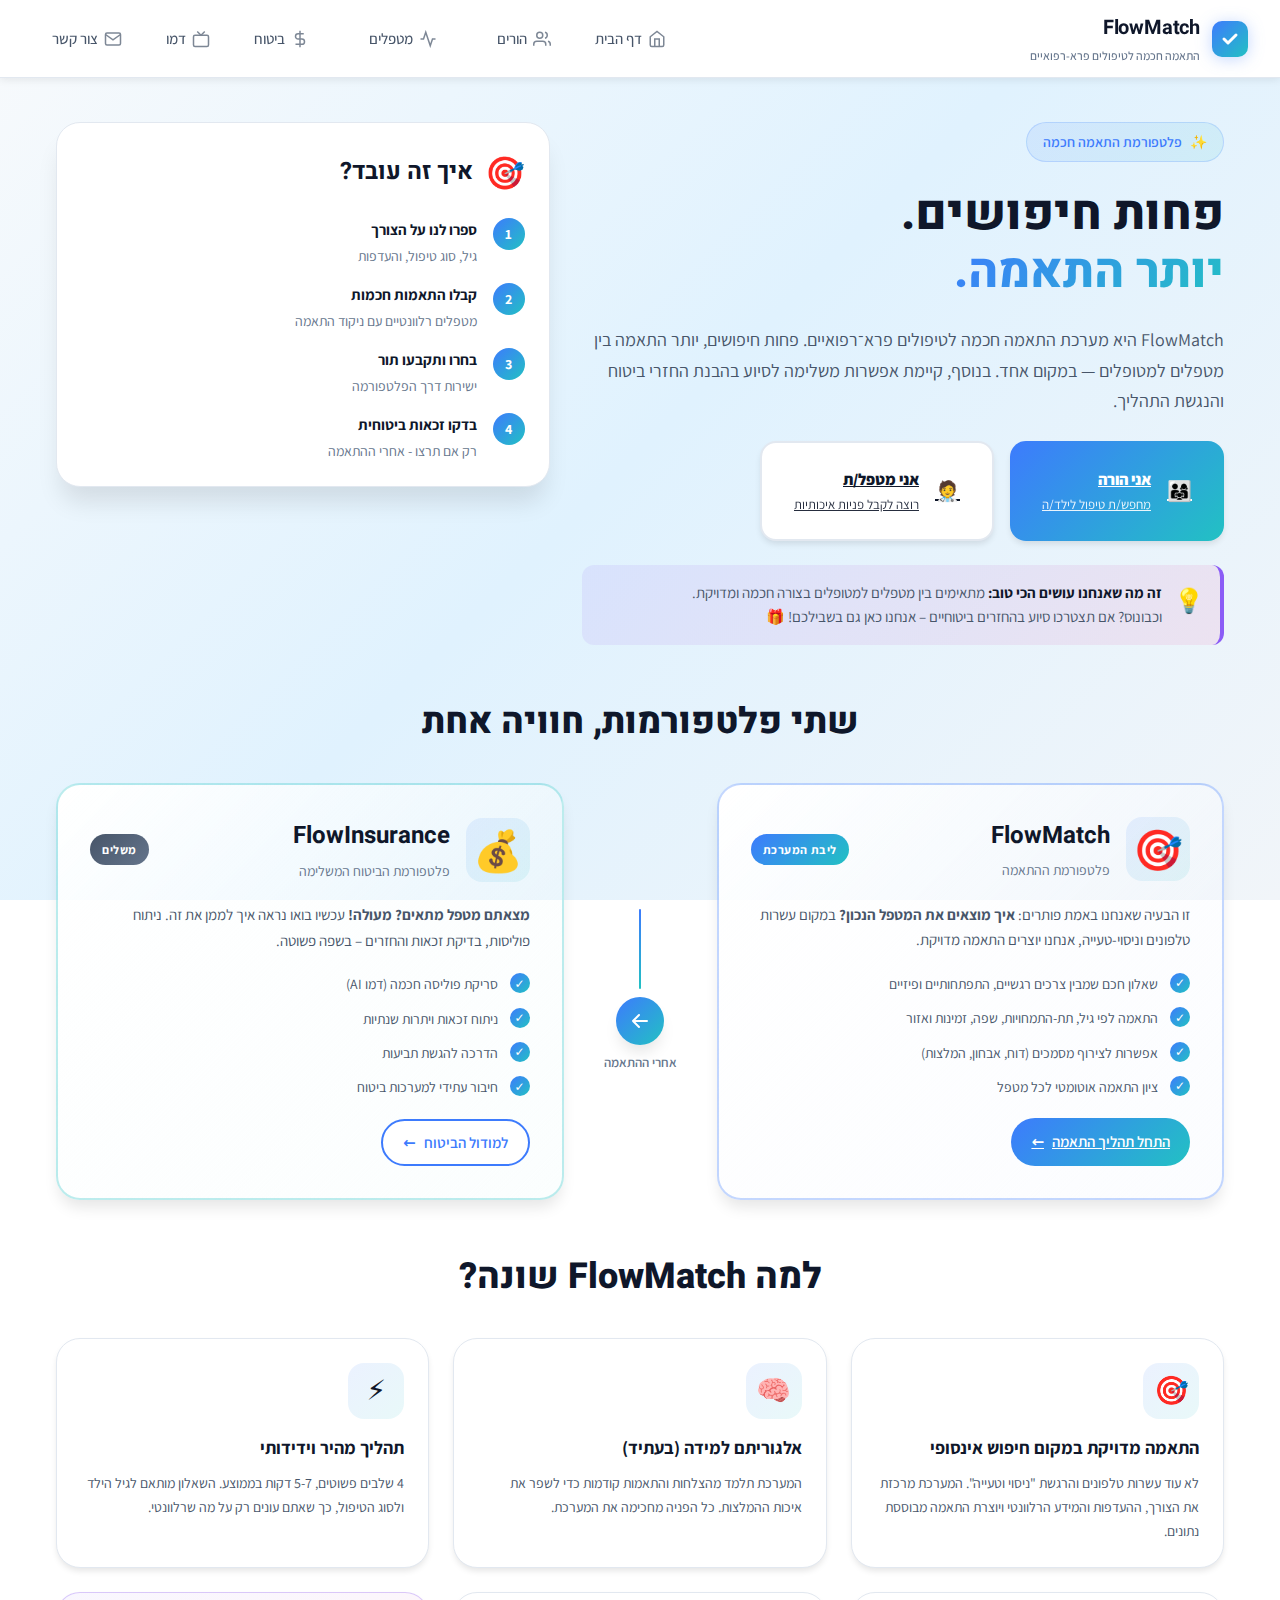
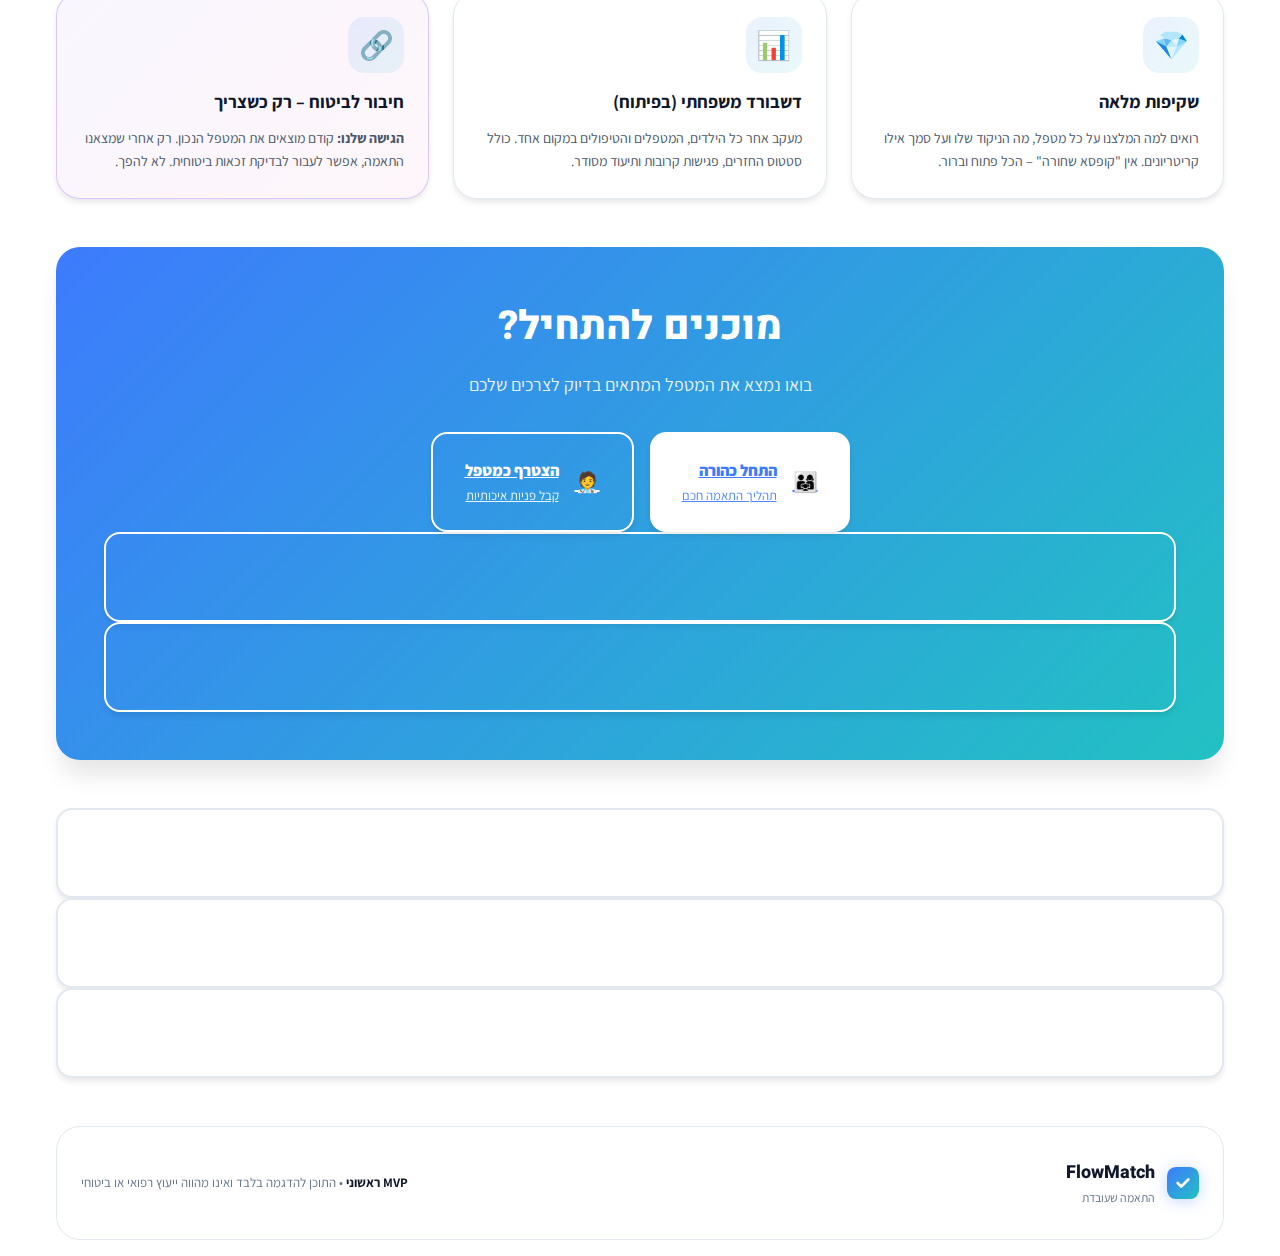
<file: index.html>
<!DOCTYPE html>
<html lang="he" dir="rtl">
<head>
  <meta charset="UTF-8" />
  <!-- Google tag (gtag.js) -->
<script async src="https://www.googletagmanager.com/gtag/js?id=G-Q4D4LZYSX6"></script>
<script>
  window.dataLayer = window.dataLayer || [];
  function gtag(){dataLayer.push(arguments);}
  gtag('js', new Date());

  gtag('config', 'G-Q4D4LZYSX6');
</script>
  <title>FlowMatch - פחות חיפושים, יותר התאמה</title>
  <meta name="viewport" content="width=device-width, initial-scale=1.0" />
  <meta name="description" content="פלטפורמה חכמה להתאמה בין הורים למטפלים פרא-רפואיים. קודם התאמה מדויקת, אחר כך - סיוע ביטוחי." />
  <!-- SEO Keywords -->
<meta name="keywords" content="התאמת מטפלים, קלינאות תקשורת, ריפוי בעיסוק, פיזיותרפיה, טיפול רגשי, פסיכולוגיה, ילדים, התפתחות, טיפולים פרא-רפואיים, ישראל">
<meta name="author" content="FlowMatch">

<!-- Open Graph for Social Media -->
<meta property="og:title" content="FlowMatch - פחות חיפושים, יותר התאמה">
<meta property="og:description" content="פלטפורמה חכמה להתאמה בין הורים למטפלים פרא-רפואיים בישראל. התאמה מדויקת, חיסכון בזמן, פרטיות מלאה.">
<meta property="og:url" content="https://flowmatch.app">
<meta property="og:type" content="website">
<meta property="og:site_name" content="FlowMatch">

<!-- Twitter Card -->
<meta name="twitter:card" content="summary_large_image">
<meta name="twitter:title" content="FlowMatch - התאמה חכמה למטפלים">
<meta name="twitter:description" content="פלטפורמה חכמה להתאמה בין הורים למטפלים פרא-רפואיים">

<!-- Schema.org Structured Data -->
<script type="application/ld+json">
{
  "@context": "https://schema.org",
  "@type": "WebApplication",
  "name": "FlowMatch",
  "description": "פלטפורמה חכמה להתאמה בין הורים למטפלים פרא-רפואיים - קלינאות תקשורת, ריפוי בעיסוק, פיזיותרפיה ועוד",
  "url": "https://flowmatch.app",
  "applicationCategory": "HealthApplication",
  "operatingSystem": "Web",
  "offers": {
    "@type": "Offer",
    "price": "0",
    "priceCurrency": "ILS"
  },
  "provider": {
    "@type": "Organization",
    "name": "FlowMatch",
    "url": "https://flowmatch.app"
  }
}
</script>
```

5. **Commit changes** עם:
```
Add SEO meta tags and structured data
  <!-- Google Fonts -->
  <link rel="preconnect" href="https://fonts.googleapis.com">
  <link rel="preconnect" href="https://fonts.gstatic.com" crossorigin>
  <link href="https://fonts.googleapis.com/css2?family=Assistant:wght@400;600;700;800&family=Heebo:wght@400;500;600;700;800&display=swap" rel="stylesheet">
  
  <link rel="stylesheet" href="style.css" />
  <link rel="stylesheet" href="demo-enhancements.css" />
</head>
<body>
  <!-- Loading Screen - DISABLED -->
  <!--
  <div class="loading-screen" id="loadingScreen">
    <div class="loading-content">
      <div class="loading-logo">
        <div class="logo-pulse"></div>
        <span class="logo-text">FlowMatch</span>
      </div>
      <div class="loading-bar">
        <div class="loading-progress"></div>
      </div>
    </div>
  </div>
  -->

  <div class="app-shell">
    <!-- Enhanced Header -->
    <header class="top-bar">
      <div class="brand">
        <div class="brand-logo">
          <svg width="36" height="36" viewBox="0 0 36 36" fill="none" xmlns="http://www.w3.org/2000/svg">
            <rect width="36" height="36" rx="10" fill="url(#logo-gradient)"/>
            <path d="M12 18L16 22L24 14" stroke="white" stroke-width="3" stroke-linecap="round" stroke-linejoin="round"/>
            <defs>
              <linearGradient id="logo-gradient" x1="0" y1="0" x2="36" y2="36" gradientUnits="userSpaceOnUse">
                <stop stop-color="#3d7bfd"/>
                <stop offset="1" stop-color="#22c1c3"/>
              </linearGradient>
            </defs>
          </svg>
        </div>
        <div class="brand-text">
          <div class="brand-name">FlowMatch</div>
          <div class="brand-tagline">התאמה חכמה לטיפולים פרא-רפואיים</div>
        </div>
      </div>
      <nav class="top-nav">
        <button class="nav-btn" data-view="landing">
          <svg class="nav-icon" viewBox="0 0 24 24" fill="none" stroke="currentColor" stroke-width="2">
            <path d="M3 9l9-7 9 7v11a2 2 0 0 1-2 2H5a2 2 0 0 1-2-2z"/>
            <polyline points="9 22 9 12 15 12 15 22"/>
          </svg>
          <span>דף הבית</span>
        </button>
        <a href="parent/" target="_blank" class="nav-btn nav-btn-external">
          <svg class="nav-icon" viewBox="0 0 24 24" fill="none" stroke="currentColor" stroke-width="2">
            <path d="M17 21v-2a4 4 0 0 0-4-4H5a4 4 0 0 0-4 4v2"/>
            <circle cx="9" cy="7" r="4"/>
            <path d="M23 21v-2a4 4 0 0 0-3-3.87"/>
            <path d="M16 3.13a4 4 0 0 1 0 7.75"/>
          </svg>
          <span>הורים</span>
          <svg class="external-icon" width="12" height="12" viewBox="0 0 12 12" fill="none" stroke="currentColor" stroke-width="2">
            <path d="M9 3L3 9M9 3H5M9 3V7"/>
          </svg>
        </a>
        <a href="therapist/form.html" target="_blank" class="nav-btn nav-btn-external">
          <svg class="nav-icon" viewBox="0 0 24 24" fill="none" stroke="currentColor" stroke-width="2">
            <path d="M22 12h-4l-3 9L9 3l-3 9H2"/>
          </svg>
          <span>מטפלים</span>
          <svg class="external-icon" width="12" height="12" viewBox="0 0 12 12" fill="none" stroke="currentColor" stroke-width="2">
            <path d="M9 3L3 9M9 3H5M9 3V7"/>
          </svg>
        </a>
        <button class="nav-btn" data-view="insurance">
          <svg class="nav-icon" viewBox="0 0 24 24" fill="none" stroke="currentColor" stroke-width="2">
            <path d="M12 1v22"/>
            <path d="M17 5H9.5a3.5 3.5 0 0 0 0 7h5a3.5 3.5 0 0 1 0 7H6"/>
          </svg>
          <span>ביטוח</span>
        </button>
        <button class="nav-btn" data-view="demo-center">
          <svg class="nav-icon" viewBox="0 0 24 24" fill="none" stroke="currentColor" stroke-width="2">
            <rect x="2" y="7" width="20" height="15" rx="2" ry="2"/>
            <polyline points="17 2 12 7 7 2"/>
          </svg>
          <span>דמו</span>
        </button>
        <button class="nav-btn" data-view="contact">
          <svg class="nav-icon" viewBox="0 0 24 24" fill="none" stroke="currentColor" stroke-width="2">
            <path d="M4 4h16c1.1 0 2 .9 2 2v12c0 1.1-.9 2-2 2H4c-1.1 0-2-.9-2-2V6c0-1.1.9-2 2-2z"/>
            <polyline points="22,6 12,13 2,6"/>
          </svg>
          <span>צור קשר</span>
        </button>
      </nav>
    </header>

    <main class="main-content">
      <!-- Landing Page -->
      <section id="landing" class="view active">
        <!-- Hero Section -->
        <div class="hero">
          <div class="hero-content">
            <div class="hero-badge">
              <span class="badge-icon">✨</span>
              <span>פלטפורמת התאמה חכמה</span>
            </div>
            <h1 class="hero-title">
              פחות חיפושים.<br/>
              <span class="gradient-text">יותר התאמה.</span>
            </h1>
            <p class="hero-subtitle">
              FlowMatch היא מערכת התאמה חכמה לטיפולים פרא־רפואיים.
              פחות חיפושים, יותר התאמה בין מטפלים למטופלים — במקום אחד.
              בנוסף, קיימת אפשרות משלימה לסיוע בהבנת החזרי ביטוח והנגשת התהליך.
            </p>
            
            <div class="hero-cta">
              <a href="parent/" target="_blank" class="cta-btn cta-primary">
                <span class="btn-icon">👨‍👩‍👧</span>
                <span class="btn-text">
                  <strong>אני הורה</strong>
                  <small>מחפש/ת טיפול לילד/ה</small>
                </span>
              </a>
              <a href="therapist/form.html" target="_blank" class="cta-btn cta-secondary">
                <span class="btn-icon">🧑‍⚕️</span>
                <span class="btn-text">
                  <strong>אני מטפל/ת</strong>
                  <small>רוצה לקבל פניות איכותיות</small>
                </span>
              </a>
            </div>

            <div class="hero-note">
              <div class="note-icon">💡</div>
              <p>
                <strong>זה מה שאנחנו עושים הכי טוב:</strong> מתאימים בין מטפלים למטופלים בצורה חכמה ומדויקת.
                <br/>
                <span class="highlight">וכבונוס?</span> אם תצטרכו סיוע בהחזרים ביטוחיים – אנחנו כאן גם בשבילכם! 🎁
              </p>
            </div>
          </div>

          <div class="hero-visual">
            <div class="visual-card">
              <div class="card-header">
                <span class="card-icon">🎯</span>
                <h3>איך זה עובד?</h3>
              </div>
              <ol class="steps-list">
                <li>
                  <span class="step-number">1</span>
                  <div class="step-content">
                    <strong>ספרו לנו על הצורך</strong>
                    <p>גיל, סוג טיפול, והעדפות</p>
                  </div>
                </li>
                <li>
                  <span class="step-number">2</span>
                  <div class="step-content">
                    <strong>קבלו התאמות חכמות</strong>
                    <p>מטפלים רלוונטיים עם ניקוד התאמה</p>
                  </div>
                </li>
                <li>
                  <span class="step-number">3</span>
                  <div class="step-content">
                    <strong>בחרו ותקבעו תור</strong>
                    <p>ישירות דרך הפלטפורמה</p>
                  </div>
                </li>
                <li>
                  <span class="step-number">4</span>
                  <div class="step-content">
                    <strong>בדקו זכאות ביטוחית</strong>
                    <p>רק אם תרצו - אחרי ההתאמה</p>
                  </div>
                </li>
              </ol>
            </div>
          </div>
        </div>

        <!-- Value Proposition Cards -->
        <div class="value-cards">
          <h2 class="section-title">שתי פלטפורמות, חוויה אחת</h2>
          
          <div class="platform-cards">
            <article class="platform-card platform-match">
              <div class="platform-header">
                <div class="platform-icon">🎯</div>
                <div>
                  <h3>FlowMatch</h3>
                  <p class="platform-subtitle">פלטפורמת ההתאמה</p>
                </div>
                <span class="platform-badge">ליבת המערכת</span>
              </div>
              
              <div class="platform-body">
                <p class="platform-desc">
                  זו הבעיה שאנחנו באמת פותרים: <strong>איך מוצאים את המטפל הנכון?</strong>
                  במקום עשרות טלפונים וניסוי-טעייה, אנחנו יוצרים התאמה מדויקת.
                </p>
                
                <ul class="platform-features">
                  <li>
                    <span class="feature-icon">✓</span>
                    <span>שאלון חכם שמבין צרכים רגשיים, התפתחותיים ופיזיים</span>
                  </li>
                  <li>
                    <span class="feature-icon">✓</span>
                    <span>התאמה לפי גיל, תת-התמחויות, שפה, זמינות ואזור</span>
                  </li>
                  <li>
                    <span class="feature-icon">✓</span>
                    <span>אפשרות לצירוף מסמכים (דוח, אבחון, המלצות)</span>
                  </li>
                  <li>
                    <span class="feature-icon">✓</span>
                    <span>ציון התאמה אוטומטי לכל מטפל</span>
                  </li>
                </ul>

                <a href="parent/" target="_blank" class="platform-cta">
                  התחל תהליך התאמה
                  <span class="cta-arrow">←</span>
                </a>
              </div>
            </article>

            <div class="platform-connector">
              <div class="connector-line"></div>
              <div class="connector-icon">
                <svg width="24" height="24" viewBox="0 0 24 24" fill="none">
                  <path d="M19 12H5m0 0l6 6m-6-6l6-6" stroke="currentColor" stroke-width="2" stroke-linecap="round" stroke-linejoin="round"/>
                </svg>
              </div>
              <div class="connector-text">אחרי ההתאמה</div>
            </div>

            <article class="platform-card platform-insurance">
              <div class="platform-header">
                <div class="platform-icon">💰</div>
                <div>
                  <h3>FlowInsurance</h3>
                  <p class="platform-subtitle">פלטפורמת הביטוח המשלימה</p>
                </div>
                <span class="platform-badge platform-badge-secondary">משלים</span>
              </div>
              
              <div class="platform-body">
                <p class="platform-desc">
                  <strong>מצאתם מטפל מתאים? מעולה!</strong> עכשיו בואו נראה איך לממן את זה.
                  ניתוח פוליסות, בדיקת זכאות והחזרים – בשפה פשוטה.
                </p>
                
                <ul class="platform-features">
                  <li>
                    <span class="feature-icon">✓</span>
                    <span>סריקת פוליסה חכמה (דמו AI)</span>
                  </li>
                  <li>
                    <span class="feature-icon">✓</span>
                    <span>ניתוח זכאות ויתרות שנתיות</span>
                  </li>
                  <li>
                    <span class="feature-icon">✓</span>
                    <span>הדרכה להגשת תביעות</span>
                  </li>
                  <li>
                    <span class="feature-icon">✓</span>
                    <span>חיבור עתידי למערכות ביטוח</span>
                  </li>
                </ul>

                <button class="platform-cta platform-cta-secondary" data-view="insurance">
                  למודול הביטוח
                  <span class="cta-arrow">←</span>
                </button>
              </div>
            </article>
          </div>
        </div>

        <!-- Features Grid -->
        <div class="features-section">
          <h2 class="section-title">למה FlowMatch שונה?</h2>
          
          <div class="features-grid">
            <div class="feature-card">
              <div class="feature-icon-wrapper">
                <span class="feature-emoji">🎯</span>
              </div>
              <h3>התאמה מדויקת במקום חיפוש אינסופי</h3>
              <p>
                לא עוד עשרות טלפונים והרגשת "ניסוי וטעייה". המערכת מרכזת את הצורך, 
                ההעדפות והמידע הרלוונטי ויוצרת התאמה מבוססת נתונים.
              </p>
            </div>

            <div class="feature-card">
              <div class="feature-icon-wrapper">
                <span class="feature-emoji">🧠</span>
              </div>
              <h3>אלגוריתם למידה (בעתיד)</h3>
              <p>
                המערכת תלמד מהצלחות והתאמות קודמות כדי לשפר את איכות ההמלצות. 
                כל הפניה מחכימה את המערכת.
              </p>
            </div>

            <div class="feature-card">
              <div class="feature-icon-wrapper">
                <span class="feature-emoji">⚡</span>
              </div>
              <h3>תהליך מהיר וידידותי</h3>
              <p>
                4 שלבים פשוטים, 5-7 דקות בממוצע. השאלון מותאם לגיל הילד ולסוג הטיפול, 
                כך שאתם עונים רק על מה שרלוונטי.
              </p>
            </div>

            <div class="feature-card">
              <div class="feature-icon-wrapper">
                <span class="feature-emoji">💎</span>
              </div>
              <h3>שקיפות מלאה</h3>
              <p>
                רואים למה המלצנו על כל מטפל, מה הניקוד שלו ועל סמך אילו קריטריונים. 
                אין "קופסא שחורה" – הכל פתוח וברור.
              </p>
            </div>

            <div class="feature-card">
              <div class="feature-icon-wrapper">
                <span class="feature-emoji">📊</span>
              </div>
              <h3>דשבורד משפחתי (בפיתוח)</h3>
              <p>
                מעקב אחר כל הילדים, המטפלים והטיפולים במקום אחד. 
                כולל סטטוס החזרים, פגישות קרובות ותיעוד מסודר.
              </p>
            </div>

            <div class="feature-card feature-card-highlight">
              <div class="feature-icon-wrapper">
                <span class="feature-emoji">🔗</span>
              </div>
              <h3>חיבור לביטוח – רק כשצריך</h3>
              <p>
                <strong>הגישה שלנו:</strong> קודם מוצאים את המטפל הנכון. 
                רק אחרי שמצאנו התאמה, אפשר לעבור לבדיקת זכאות ביטוחית. 
                לא להפך.
              </p>
            </div>
          </div>
        </div>

        <!-- CTA Section -->
        <div class="cta-section">
          <div class="cta-content">
            <h2>מוכנים להתחיל?</h2>
            <p>בואו נמצא את המטפל המתאים בדיוק לצרכים שלכם</p>
            <div class="cta-buttons">
              <a href="parent/" target="_blank" class="cta-btn cta-primary">
                <span class="btn-icon">👨‍👩‍👧</span>
                <span class="btn-text">
                  <strong>התחל כהורה</strong>
                  <small>תהליך התאמה חכם</small>
                </span>
              </a>
              <a href="therapist/form.html" target="_blank" class="cta-btn cta-secondary">
                <span class="btn-icon">🧑‍⚕️</span>
                <span class="btn-text">
                  <strong>הצטרף כמטפל</strong>
                  <small>קבל פניות איכותיות</small>
                </span>
              </button>
            </div>
          </div>
        </div>
      </section>

      <!-- Parent Flow (מעודכן) -->
      <section id="parent-flow" class="view">
        <div class="flow-header">
          <div class="flow-header-content">
            <button class="back-btn js-back-home" data-view="landing">
              <span>←</span> חזרה
            </button>
            <div>
              <h2>התאמה חכמה למטפל/ת <span class="demo-badge-inline">דמו</span></h2>
              <p>מילוי קצר שיעזור לנו להבין את הצורך ולהציג התאמות מדויקות</p>
            </div>
          </div>
          <div class="flow-progress">
            <div class="progress-bar">
              <div class="progress-fill" id="parentProgress"></div>
            </div>
            <span class="progress-text" id="parentProgressText">שלב 1 מתוך 4</span>
          </div>
        </div>

        <div class="flow-layout">
          <aside class="stepper">
            <div class="stepper-item active" data-step="1">
              <span class="step-number">1</span>
              <span class="step-label">פרטי ילד/ה</span>
            </div>
            <div class="stepper-item" data-step="2">
              <span class="step-number">2</span>
              <span class="step-label">סוג טיפול</span>
            </div>
            <div class="stepper-item" data-step="3">
              <span class="step-number">3</span>
              <span class="step-label">מה חשוב לכם</span>
            </div>
            <div class="stepper-item" data-step="4">
              <span class="step-number">4</span>
              <span class="step-label">מסמכים</span>
            </div>
          </aside>

          <form class="flow-form" id="parent-form">
            <!-- שלב 1: פרטי ילד -->
            <section class="step-panel active" data-step="1">
              <h3>פרטים בסיסיים על הילד/ה</h3>
              <p class="step-hint">נתחיל עם פרטים כלליים כדי להבין את הצורך</p>

              <div class="form-grid">
                <div class="form-field">
                  <label for="child-name">
                    שם פרטי
                    <span class="field-optional">(לא חובה)</span>
                  </label>
                  <input 
                    type="text" 
                    id="child-name"
                    name="child_name" 
                    placeholder="אפשר להשאיר ריק"
                    class="form-input"
                  />
                </div>

                <div class="form-field">
                  <label for="child-age">
                    גיל הילד/ה
                    <span class="field-required">*</span>
                  </label>
                  <select 
                    id="child-age"
                    name="child_age" 
                    required
                    class="form-input"
                  >
                    <option value="">בחרו גיל</option>
                    <option value="0-3">0–3 שנים</option>
                    <option value="3-6">3–6 שנים</option>
                    <option value="6-9">6–9 שנים</option>
                    <option value="9-12">9–12 שנים</option>
                    <option value="12-16">12–16 שנים</option>
                    <option value="16+">16+ שנים</option>
                  </select>
                  <div class="field-error" data-field="child_age"></div>
                </div>

                <div class="form-field">
                  <label for="location">
                    אזור מגורים
                    <span class="field-required">*</span>
                  </label>
                  <input 
                    type="text" 
                    id="location"
                    name="location" 
                    placeholder="עיר / ישוב"
                    required
                    class="form-input"
                    data-autocomplete="city"
                  />
                  <div class="field-error" data-field="location"></div>
                </div>

                <div class="form-field">
                  <label for="language">שפת הטיפול המועדפת</label>
                  <select 
                    id="language"
                    name="language"
                    class="form-input"
                  >
                    <option value="">לא משנה</option>
                    <option value="hebrew">עברית</option>
                    <option value="arabic">ערבית</option>
                    <option value="english">אנגלית</option>
                    <option value="russian">רוסית</option>
                    <option value="other">אחר</option>
                  </select>
                </div>
              </div>

              <div class="step-actions">
                <button type="button" class="btn btn-primary js-next-step" data-next="2">
                  המשך לשלב הבא
                  <span class="btn-arrow">←</span>
                </button>
              </div>
            </section>

            <!-- שלב 2: סוג טיפול -->
            <section class="step-panel" data-step="2">
              <h3>איזה סוג טיפול אתם מחפשים?</h3>
              <p class="step-hint">ככל שתהיו יותר ספציפיים, ההתאמה תהיה טובה יותר</p>

              <div class="form-field">
                <label for="main-treatment">
                  סוג טיפול מרכזי
                  <span class="field-required">*</span>
                </label>
                <select 
                  id="main-treatment"
                  name="main_treatment" 
                  required
                  class="form-input"
                >
                  <option value="">בחרו סוג טיפול</option>
                  <option value="speech">קלינאות תקשורת</option>
                  <option value="ot">ריפוי בעיסוק</option>
                  <option value="physio">פיזיותרפיה</option>
                  <option value="emotional">טיפול רגשי</option>
                  <option value="psychology">פסיכולוגיה</option>
                  <option value="other">אחר</option>
                </select>
                <div class="field-error" data-field="main_treatment"></div>
              </div>

              <div class="form-field">
                <label for="sub-specialty">תת-התמחות ספציפית</label>
                <select 
                  id="sub-specialty"
                  name="sub_specialty"
                  class="form-input"
                >
                  <option value="">בחרו תת-התמחות (אופציונלי)</option>
                </select>
              </div>

              <div class="form-field">
                <label for="main-concern">
                  ספרו לנו בקצרה מה האתגר העיקרי
                </label>
                <textarea
                  id="main-concern"
                  name="main_concern"
                  rows="4"
                  placeholder="למשל: קושי בהגיית אותיות, חרדה חברתית, קשיי כתיבה, עיכוב התפתחותי..."
                  class="form-input"
                ></textarea>
                <div class="field-hint">
                  המידע הזה יעזור למטפלים להבין טוב יותר את הצורך
                </div>
              </div>

              <div class="step-actions">
                <button type="button" class="btn btn-secondary js-prev-step" data-prev="1">
                  <span class="btn-arrow">→</span>
                  חזרה
                </button>
                <button type="button" class="btn btn-primary js-next-step" data-next="3">
                  המשך
                  <span class="btn-arrow">←</span>
                </button>
              </div>
            </section>

            <!-- שלב 3: העדפות -->
            <section class="step-panel" data-step="3">
              <h3>מה הכי חשוב לכם במטפל/ת?</h3>
              <p class="step-hint">בחרו את המאפיינים החשובים לכם. אפשר לבחור כמה שרוצים.</p>

              <div class="preferences-section">
                <label class="preferences-label">העדפות חשובות:</label>
                <div class="chip-group" data-name="parent_preferences">
                  <button type="button" class="chip">
                    <span class="chip-icon">⚡</span>
                    זמינות מהירה
                  </button>
                  <button type="button" class="chip">
                    <span class="chip-icon">🎓</span>
                    ניסיון עם חינוך מיוחד
                  </button>
                  <button type="button" class="chip">
                    <span class="chip-icon">💻</span>
                    טיפול אונליין
                  </button>
                  <button type="button" class="chip">
                    <span class="chip-icon">🏠</span>
                    הגעה לבית
                  </button>
                  <button type="button" class="chip">
                    <span class="chip-icon">📍</span>
                    קליניקה נגישה
                  </button>
                  <button type="button" class="chip">
                    <span class="chip-icon">🤝</span>
                    עבודה בשיתוף בית הספר
                  </button>
                  <button type="button" class="chip">
                    <span class="chip-icon">💚</span>
                    דגש רגשי / ביטחון עצמי
                  </button>
                  <button type="button" class="chip">
                    <span class="chip-icon">🗣️</span>
                    שפה מסוימת
                  </button>
                </div>
                <input type="hidden" name="parent_preferences" />
              </div>

              <div class="form-field">
                <label for="parent-notes">
                  מה עוד חשוב לכם שנדע?
                </label>
                <textarea
                  id="parent-notes"
                  name="parent_notes"
                  rows="4"
                  placeholder="למשל: ביישנות, קשיים חברתיים, רגישויות, דברים שעבדו טוב בעבר..."
                  class="form-input"
                ></textarea>
              </div>

              <div class="step-actions">
                <button type="button" class="btn btn-secondary js-prev-step" data-prev="2">
                  <span class="btn-arrow">→</span>
                  חזרה
                </button>
                <button type="button" class="btn btn-primary js-next-step" data-next="4">
                  המשך למסמכים
                  <span class="btn-arrow">←</span>
                </button>
              </div>
            </section>

            <!-- שלב 4: מסמכים -->
            <section class="step-panel" data-step="4">
              <h3>מסמכים שיכולים לעזור להתאמה</h3>
              <p class="step-hint">
                לא חובה, אבל מאוד מקדם. אפשר לצרף: דוח גננת, אבחון, סיכום טיפול, המלצה וכדומה.
              </p>

              <div class="upload-area">
                <div class="upload-zone" id="upload-zone">
                  <svg class="upload-icon" width="48" height="48" viewBox="0 0 24 24" fill="none">
                    <path d="M21 15v4a2 2 0 01-2 2H5a2 2 0 01-2-2v-4m14-7l-5-5m0 0L7 8m5-5v12" stroke="currentColor" stroke-width="2" stroke-linecap="round" stroke-linejoin="round"/>
                  </svg>
                  <p class="upload-text">
                    <strong>גררו קבצים לכאן</strong> או לחצו לבחירה
                  </p>
                  <p class="upload-hint">PDF, DOC, JPG, PNG עד 10MB</p>
                  <input type="file" id="parent-docs" name="parent_docs" multiple accept=".pdf,.doc,.docx,.jpg,.jpeg,.png" hidden />
                </div>
                <div class="uploaded-files" id="uploaded-files"></div>
              </div>

              <div class="info-banner">
                <span class="banner-icon">ℹ️</span>
                <p>בגרסת ה-MVP ההעלאה היא הדגמה בלבד – הקבצים אינם נשמרים בשרת.</p>
              </div>

              <div class="step-actions">
                <button type="button" class="btn btn-secondary js-prev-step" data-prev="3">
                  <span class="btn-arrow">→</span>
                  חזרה
                </button>
                <button type="button" class="btn btn-primary btn-large js-find-match">
                  <span class="btn-icon">🔍</span>
                  מצא לי התאמה מושלמת
                </button>
              </div>
            </section>

            <!-- Results Panel -->
            <section class="results-panel" id="parent-results">
              <div class="results-header">
                <div>
                  <h3>מצאנו לכם התאמות! 🎉</h3>
                  <p>מטפלים מומלצים בהתאם לקריטריונים שהזנתם</p>
                </div>
                <div class="results-filters">
                  <button class="filter-btn active" data-filter="all">
                    הכל <span class="filter-count">3</span>
                  </button>
                  <button class="filter-btn" data-filter="available">
                    זמינים <span class="filter-count">2</span>
                  </button>
                </div>
              </div>

              <div class="results-list">
                <!-- Result Card 1 -->
                <article class="result-card" data-match-score="92">
                  <div class="result-badge">
                    <span class="badge-icon">⭐</span>
                    <span>התאמה מעולה</span>
                  </div>
                  
                  <div class="result-header">
                    <div class="therapist-avatar">
                      <span>נ</span>
                    </div>
                    <div class="therapist-info">
                      <h4>נועה כהן</h4>
                      <p class="therapist-title">קלינאית תקשורת מוסמכת</p>
                      <div class="therapist-rating">
                        <span class="rating-stars">⭐⭐⭐⭐⭐</span>
                        <span class="rating-text">4.8 (24 ביקורות)</span>
                      </div>
                    </div>
                    <div class="match-score">
                      <div class="score-circle">
                        <svg width="60" height="60">
                          <circle cx="30" cy="30" r="26" stroke="#e5e7eb" stroke-width="4" fill="none"/>
                          <circle cx="30" cy="30" r="26" stroke="url(#score-gradient)" stroke-width="4" fill="none" 
                                  stroke-dasharray="163" stroke-dashoffset="13" stroke-linecap="round" 
                                  transform="rotate(-90 30 30)"/>
                        </svg>
                        <span class="score-number">92%</span>
                      </div>
                      <span class="score-label">התאמה</span>
                    </div>
                  </div>

                  <div class="result-body">
                    <div class="specialties">
                      <span class="specialty-tag">עיכוב שפתי</span>
                      <span class="specialty-tag">קשיי היגוי</span>
                      <span class="specialty-tag">חינוך מיוחד</span>
                    </div>

                    <p class="therapist-bio">
                      8 שנות ניסיון בעבודה עם ילדים בגילאי הגן והיסודי. מתמחה בעיכובי שפה, 
                      קשיי היגוי ועבודה עם מסגרות חינוך מיוחד. שיתוף פעולה הדוק עם פסיכולוגים ויועצות.
                    </p>

                    <div class="therapist-details">
                      <div class="detail-item">
                        <span class="detail-icon">📍</span>
                        <span>רחובות (1.5 ק"מ ממך)</span>
                      </div>
                      <div class="detail-item">
                        <span class="detail-icon">💰</span>
                        <span>320 ₪ לפגישה</span>
                      </div>
                      <div class="detail-item">
                        <span class="detail-icon">⚡</span>
                        <span class="detail-highlight">זמינה השבוע</span>
                      </div>
                    </div>

                    <div class="match-reasons">
                      <strong>למה המלצנו:</strong>
                      <ul>
                        <li>מתאים לגיל הילד/ה</li>
                        <li>התמחות מדויקת בתחום</li>
                        <li>קרובה גיאוגרפית</li>
                        <li>זמינות מהירה</li>
                      </ul>
                    </div>
                  </div>

                  <div class="result-actions">
                    <button class="btn btn-primary btn-book" data-therapist="נועה כהן">
                      <span class="btn-icon">📅</span>
                      קביעת תור
                    </button>
                    <button class="btn btn-secondary btn-details" data-therapist="נועה כהן">
                      פרטים נוספים
                      <span class="btn-arrow">←</span>
                    </button>
                  </div>
                </article>

                <!-- Result Card 2 -->
                <article class="result-card" data-match-score="87">
                  <div class="result-badge result-badge-good">
                    <span class="badge-icon">✓</span>
                    <span>התאמה טובה</span>
                  </div>
                  
                  <div class="result-header">
                    <div class="therapist-avatar">
                      <span>ר</span>
                    </div>
                    <div class="therapist-info">
                      <h4>ד"ר רון לוי</h4>
                      <p class="therapist-title">פסיכולוג התפתחותי</p>
                      <div class="therapist-rating">
                        <span class="rating-stars">⭐⭐⭐⭐⭐</span>
                        <span class="rating-text">4.9 (31 ביקורות)</span>
                      </div>
                    </div>
                    <div class="match-score">
                      <div class="score-circle">
                        <svg width="60" height="60">
                          <circle cx="30" cy="30" r="26" stroke="#e5e7eb" stroke-width="4" fill="none"/>
                          <circle cx="30" cy="30" r="26" stroke="url(#score-gradient)" stroke-width="4" fill="none" 
                                  stroke-dasharray="163" stroke-dashoffset="21" stroke-linecap="round" 
                                  transform="rotate(-90 30 30)"/>
                        </svg>
                        <span class="score-number">87%</span>
                      </div>
                      <span class="score-label">התאמה</span>
                    </div>
                  </div>

                  <div class="result-body">
                    <div class="specialties">
                      <span class="specialty-tag">חרדה חברתית</span>
                      <span class="specialty-tag">ויסות רגשי</span>
                      <span class="specialty-tag">הדרכת הורים</span>
                    </div>

                    <p class="therapist-bio">
                      12 שנות ניסיון בטיפול בילדים ובני נוער. מתמחה בחרדות, ויסות רגשי והדרכת הורים. 
                      שיתוף פעולה עם פסיכיאטרים ומסגרות חינוך.
                    </p>

                    <div class="therapist-details">
                      <div class="detail-item">
                        <span class="detail-icon">📍</span>
                        <span>נס ציונה (4 ק"מ ממך)</span>
                      </div>
                      <div class="detail-item">
                        <span class="detail-icon">💰</span>
                        <span>380 ₪ לפגישה</span>
                      </div>
                      <div class="detail-item">
                        <span class="detail-icon">📅</span>
                        <span>זמין בשבוע הבא</span>
                      </div>
                    </div>

                    <div class="match-reasons">
                      <strong>למה המלצנו:</strong>
                      <ul>
                        <li>ניסיון רב ורלוונטי</li>
                        <li>דירוג גבוה מאוד</li>
                        <li>מרחק סביר</li>
                      </ul>
                    </div>
                  </div>

                  <div class="result-actions">
                    <button class="btn btn-primary btn-book" data-therapist="ד״ר רון לוי">
                      <span class="btn-icon">📅</span>
                      קביעת תור
                    </button>
                    <button class="btn btn-secondary btn-details" data-therapist="ד״ר רון לוי">
                      פרטים נוספים
                      <span class="btn-arrow">←</span>
                    </button>
                  </div>
                </article>

                <!-- Result Card 3 -->
                <article class="result-card" data-match-score="84">
                  <div class="result-badge result-badge-good">
                    <span class="badge-icon">✓</span>
                    <span>התאמה טובה</span>
                  </div>
                  
                  <div class="result-header">
                    <div class="therapist-avatar">
                      <span>ל</span>
                    </div>
                    <div class="therapist-info">
                      <h4>לירון מזרחי</h4>
                      <p class="therapist-title">מרפאה בעיסוק</p>
                      <div class="therapist-rating">
                        <span class="rating-stars">⭐⭐⭐⭐</span>
                        <span class="rating-text">4.7 (18 ביקורות)</span>
                      </div>
                    </div>
                    <div class="match-score">
                      <div class="score-circle">
                        <svg width="60" height="60">
                          <circle cx="30" cy="30" r="26" stroke="#e5e7eb" stroke-width="4" fill="none"/>
                          <circle cx="30" cy="30" r="26" stroke="url(#score-gradient)" stroke-width="4" fill="none" 
                                  stroke-dasharray="163" stroke-dashoffset="26" stroke-linecap="round" 
                                  transform="rotate(-90 30 30)"/>
                        </svg>
                        <span class="score-number">84%</span>
                      </div>
                      <span class="score-label">התאמה</span>
                    </div>
                  </div>

                  <div class="result-body">
                    <div class="specialties">
                      <span class="specialty-tag">מוטוריקה עדינה</span>
                      <span class="specialty-tag">גרפומוטוריקה</span>
                      <span class="specialty-tag">כיתה א'</span>
                    </div>

                    <p class="therapist-bio">
                      6 שנות ניסיון בהכנה לכיתה א' ומיומנויות אקדמיות. מתמחה במוטוריקה עדינה, 
                      גרפומוטוריקה ועבודה צמודה עם מורות ויועצות.
                    </p>

                    <div class="therapist-details">
                      <div class="detail-item">
                        <span class="detail-icon">📍</span>
                        <span>רחובות (2.2 ק"מ ממך)</span>
                      </div>
                      <div class="detail-item">
                        <span class="detail-icon">💰</span>
                        <span>300 ₪ לפגישה</span>
                      </div>
                      <div class="detail-item">
                        <span class="detail-icon">📅</span>
                        <span>זמינה בשבועיים</span>
                      </div>
                    </div>

                    <div class="match-reasons">
                      <strong>למה המלצנו:</strong>
                      <ul>
                        <li>התמחות ספציפית רלוונטית</li>
                        <li>מחיר תחרותי</li>
                        <li>קרובה גיאוגרפית</li>
                      </ul>
                    </div>
                  </div>

                  <div class="result-actions">
                    <button class="btn btn-primary btn-book" data-therapist="לירון מזרחי">
                      <span class="btn-icon">📅</span>
                      קביעת תור
                    </button>
                    <button class="btn btn-secondary btn-details" data-therapist="לירון מזרחי">
                      פרטים נוספים
                      <span class="btn-arrow">←</span>
                    </button>
                  </div>
                </article>
              </div>

              <!-- Next Steps Section -->
              <div class="next-steps">
                <div class="next-steps-header">
                  <h4>מצאתם התאמה? מעולה! 🎉</h4>
                  <p>עכשיו בואו נראה איך לממן את הטיפול</p>
                </div>
                
                <div class="next-steps-cards">
                  <div class="next-step-card">
                    <div class="step-icon">💰</div>
                    <h5>בדקו זכאות ביטוחית</h5>
                    <p>העלו את הפוליסה שלכם ותקבלו ניתוח מפורט של הזכאות וההחזרים</p>
                    <button class="btn btn-secondary btn-small" data-view="insurance">
                      למודול FlowInsurance
                      <span class="btn-arrow">←</span>
                    </button>
                  </div>

                  <div class="next-step-card">
                    <div class="step-icon">🔄</div>
                    <h5>עדכנו קריטריונים</h5>
                    <p>לא מרוצים מההתאמות? שנו את ההעדפות וקבלו המלצות חדשות</p>
                    <button class="btn btn-secondary btn-small js-restart-parent">
                      חזרה לתחילת התהליך
                      <span class="btn-arrow">←</span>
                    </button>
                  </div>
                </div>
              </div>

              <div class="results-actions">
                <button class="btn btn-ghost js-not-relevant">
                  ההתאמות לא רלוונטיות לי
                </button>
              </div>

              <div class="feedback-box" id="not-relevant-msg">
                <span class="feedback-icon">🙏</span>
                <div>
                  <strong>תודה על המשוב!</strong>
                  <p>
                    בגרסה המלאה נוכל ללמוד מהמשוב הזה כדי לשפר את ההתאמה. 
                    בינתיים, נסו לשנות קריטריונים או ליצור איתנו קשר לסיוע אישי.
                  </p>
                </div>
              </div>

              <!-- Booking Modal -->
              <div class="modal" id="booking-modal">
                <div class="modal-content modal-large">
                  <div class="modal-header">
                    <h3>📅 קביעת תור אצל <span id="booking-therapist-name"></span></h3>
                    <button class="modal-close" id="close-booking-modal">✕</button>
                  </div>
                  <div class="modal-body">
                    <!-- Calendar view -->
                    <div id="booking-calendar-view">
                      <p class="modal-hint">בחר יום ושעה מהלוח השבועי</p>
                      <div class="booking-calendar" id="booking-calendar">
                        <!-- Calendar will be generated by JS -->
                      </div>
                      <div class="booking-summary" id="booking-summary" style="display: none;">
                        <h4>פרטי התור שנבחר:</h4>
                        <p><strong>מטפל:</strong> <span id="summary-therapist"></span></p>
                        <p><strong>תאריך:</strong> <span id="summary-date"></span></p>
                        <p><strong>שעה:</strong> <span id="summary-time"></span></p>
                        
                        <div class="duration-selector">
                          <label><strong>משך הטיפול:</strong></label>
                          <div class="duration-options">
                            <label class="duration-option">
                              <input type="radio" name="session_duration" value="45" checked />
                              <span>45 דקות</span>
                            </label>
                            <label class="duration-option">
                              <input type="radio" name="session_duration" value="60" />
                              <span>60 דקות</span>
                            </label>
                          </div>
                        </div>
                        
                        <button class="btn btn-primary btn-save-booking">שמור קביעת תור</button>
                      </div>
                    </div>

                    <!-- Success view (hidden initially) -->
                    <div id="booking-success-view" style="display: none;">
                      <div class="booking-success-message">
                        <div class="success-icon">🎉</div>
                        <h3>התור נקבע בהצלחה!</h3>
                        <p class="success-text">
                          הפנייה הועברה למטפל והוא יודע שבוצע ביניכם <strong>MATCH</strong>!
                        </p>
                        <p class="success-details">
                          <strong>מטפל:</strong> <span id="success-therapist-name"></span><br>
                          <strong>תאריך ושעה:</strong> <span id="success-date-time"></span>
                        </p>
                        <div class="success-actions">
                          <a href="#" class="btn btn-primary" id="contact-therapist-btn">
                            <span class="btn-icon">📞</span>
                            צור קשר עם המטפל
                          </a>
                          <button class="btn btn-secondary" id="back-to-results-from-booking">
                            חזרה לרשימת המטפלים
                          </button>
                        </div>
                      </div>
                    </div>
                  </div>
                </div>
              </div>

              <!-- Therapist Details Modal -->
              <div class="modal" id="details-modal">
                <div class="modal-content modal-large">
                  <div class="modal-header">
                    <h3>פרטים מלאים על המטפל/ת</h3>
                    <button class="modal-close" id="close-details-modal">✕</button>
                  </div>
                  <div class="modal-body">
                    <div id="therapist-full-details">
                      <!-- Full details will be generated by JS -->
                    </div>
                    <div class="modal-footer">
                      <button class="btn btn-secondary" id="back-to-results">
                        <span class="btn-arrow">→</span>
                        חזרה לרשימת המטפלים
                      </button>
                    </div>
                  </div>
                </div>
              </div>
            </section>
          </form>
        </div>
      </section>

      <!-- Therapist Flow (ממשיכים בקובץ הבא...) -->
      <section id="therapist-flow" class="view">
        <div class="flow-header">
          <div class="flow-header-content">
            <button class="back-btn js-back-home" data-view="landing">
              <span>←</span> חזרה
            </button>
            <div>
              <h2>הרשמת מטפל/ת ל-FlowMatch <span class="demo-badge-inline">דמו</span></h2>
              <p>בניית פרופיל מקצועי וקבלת פניות איכותיות מהורים מתאימים</p>
            </div>
          </div>
          <div class="flow-progress">
            <div class="progress-bar">
              <div class="progress-fill" id="therapistProgress"></div>
            </div>
            <span class="progress-text" id="therapistProgressText">שלב 1 מתוך 4</span>
          </div>
        </div>

        <div class="flow-layout">
          <aside class="stepper">
            <div class="stepper-item active" data-step="1">
              <span class="step-number">1</span>
              <span class="step-label">פרטים אישיים</span>
            </div>
            <div class="stepper-item" data-step="2">
              <span class="step-number">2</span>
              <span class="step-label">תחומי טיפול</span>
            </div>
            <div class="stepper-item" data-step="3">
              <span class="step-number">3</span>
              <span class="step-label">זמינות ומיקום</span>
            </div>
            <div class="stepper-item" data-step="4">
              <span class="step-number">4</span>
              <span class="step-label">עבודה עם מסגרות</span>
            </div>
          </aside>

          <form class="flow-form" id="therapist-form">
            <!-- Therapist steps similar structure to parent -->
            <!-- כאן יהיו השלבים של המטפל - אשאיר את הלוגיקה הקיימת אבל עם העיצוב החדש -->
            
            <section class="step-panel active" data-step="1">
              <h3>פרטי זיהוי בסיסיים</h3>
              <p class="step-hint">נתחיל עם פרטים כלליים ומידע מקצועי</p>

              <div class="form-grid">
                <div class="form-field">
                  <label for="t-full-name">
                    שם מלא
                    <span class="field-required">*</span>
                  </label>
                  <input 
                    type="text" 
                    id="t-full-name"
                    name="full_name" 
                    required
                    class="form-input"
                    placeholder="שם פרטי ושם משפחה"
                  />
                </div>

                <div class="form-field">
                  <label for="t-email">
                    דוא"ל ליצירת קשר
                    <span class="field-required">*</span>
                  </label>
                  <input 
                    type="email" 
                    id="t-email"
                    name="email" 
                    required
                    class="form-input"
                    placeholder="example@email.com"
                  />
                </div>

                <div class="form-field">
                  <label for="t-phone">
                    טלפון נייד
                    <span class="field-required">*</span>
                  </label>
                  <input 
                    type="tel" 
                    id="t-phone"
                    name="phone" 
                    required
                    class="form-input"
                    placeholder="05X-XXXXXXX"
                  />
                </div>

                <div class="form-field">
                  <label for="t-experience">שנות ניסיון בטיפול</label>
                  <select 
                    id="t-experience"
                    name="experience_years"
                    class="form-input"
                  >
                    <option value="">בחרו</option>
                    <option value="0-2">0–2 שנים</option>
                    <option value="3-5">3–5 שנים</option>
                    <option value="6-10">6–10 שנים</option>
                    <option value="10+">10+ שנים</option>
                  </select>
                </div>
              </div>

              <div class="upload-area">
                <label class="upload-label">
                  <span class="label-text">תעודות / רישיונות מקצועיים</span>
                  <span class="field-optional">(אופציונלי)</span>
                </label>
                <div class="upload-zone" id="therapist-upload-zone">
                  <svg class="upload-icon" width="40" height="40" viewBox="0 0 24 24" fill="none">
                    <path d="M21 15v4a2 2 0 01-2 2H5a2 2 0 01-2-2v-4m14-7l-5-5m0 0L7 8m5-5v12" stroke="currentColor" stroke-width="2" stroke-linecap="round" stroke-linejoin="round"/>
                  </svg>
                  <p class="upload-text">לחצו להעלאת קבצים</p>
                  <input type="file" id="therapist-certs" name="certs" multiple accept=".pdf,.jpg,.jpeg,.png" hidden />
                </div>
              </div>

              <div class="step-actions">
                <button type="button" class="btn btn-primary js-next-step" data-next="2">
                  המשך
                  <span class="btn-arrow">←</span>
                </button>
              </div>
            </section>

            <!-- שלב 2: תחומי טיפול -->
            <section class="step-panel" data-step="2">
              <h3>תחומי טיפול ותתי-התמחויות</h3>
              <p class="step-hint">ספרו לנו במה אתם מתמחים</p>

              <!-- Container for all specializations -->
              <div id="specializations-container">
                <!-- Initial specialization selector will be added by JS -->
              </div>

              <!-- Add more specialization button -->
              <button type="button" class="btn btn-outline add-specialization-btn" id="add-specialization-btn">
                <span class="btn-icon">+</span>
                הוסף התמחות נוספת
              </button>

              <!-- Hidden inputs for form submission -->
              <input type="hidden" name="therapist_main_fields" id="therapist_main_fields_hidden" />
              <input type="hidden" name="therapist_sub_fields" id="therapist_sub_fields_hidden" />
              
              <div class="field-error" data-field="therapist_main_fields"></div>

              <div class="step-actions">
                <button type="button" class="btn btn-secondary js-prev-step" data-prev="1" data-flow="therapist">
                  <span class="btn-arrow">→</span>
                  חזרה
                </button>
                <button type="button" class="btn btn-primary js-next-step" data-next="3" data-flow="therapist">
                  המשך
                  <span class="btn-arrow">←</span>
                </button>
              </div>
            </section>

            <!-- שלב 3: זמינות ומיקום -->
            <section class="step-panel" data-step="3">
              <h3>זמינות, מיקום ואופן מפגש</h3>
              <p class="step-hint">איפה ומתי אתם זמינים לקבל מטופלים</p>

              <div class="form-grid">
                <div class="form-field">
                  <label for="t-areas">אזורי פעילות <span class="field-required">*</span></label>
                  <input 
                    type="text" 
                    id="t-areas" 
                    name="areas" 
                    placeholder="למשל: תל אביב, רמת גן, אונליין" 
                    required
                    class="form-input" 
                    data-autocomplete="city" 
                  />
                  <div class="field-error" data-field="areas"></div>
                </div>
              </div>

              <div class="form-field">
                <label>סוגי מפגש</label>
                <div class="chip-group" data-name="therapist_meeting_types">
                  <button type="button" class="chip">קליניקה</button>
                  <button type="button" class="chip">הגעה לבית</button>
                  <button type="button" class="chip">במסגרת גן/בית ספר</button>
                  <button type="button" class="chip">אונליין</button>
                </div>
                <input type="hidden" name="therapist_meeting_types" />
              </div>

              <div class="form-field">
                <label>זמינות כללית</label>
                <div class="chip-group" data-name="therapist_availability">
                  <button type="button" class="chip">בוקר</button>
                  <button type="button" class="chip">צהריים</button>
                  <button type="button" class="chip">אחר הצהריים</button>
                  <button type="button" class="chip">ערב</button>
                  <button type="button" class="chip">גמיש לפי תאום</button>
                  <button type="button" class="chip chip-special" id="open-schedule-manager">
                    <span class="chip-icon">📅</span>
                    <span>ניהול זמנים</span>
                  </button>
                </div>
                <input type="hidden" name="therapist_availability" />
              </div>

              <!-- Weekly Schedule Manager (Hidden by default) -->
              <div class="form-field schedule-manager-container" id="schedule-manager" style="display: none;">
                <div class="schedule-header">
                  <h4>📅 ניהול זמנים שבועי</h4>
                  <button type="button" class="btn-close-schedule" id="close-schedule-manager">✕</button>
                </div>
                <p class="schedule-hint">סמן את השעות בהן אתם זמינים לטיפולים</p>
                
                <div class="weekly-schedule">
                  <!-- Days will be added by JS -->
                </div>
                
                <button type="button" class="btn btn-primary save-schedule-btn" id="save-schedule">
                  שמור לוח זמנים
                </button>
              </div>

              <div class="form-field">
                <label>מצב עומס / זמינות לקבלת פניות חדשות</label>
                <div class="workload-selector">
                  <label class="workload-option workload-available">
                    <input type="radio" name="therapist_workload" value="available" checked />
                    <span class="workload-indicator">🟢</span>
                    <span class="workload-text">פנוי מאוד</span>
                  </label>
                  <label class="workload-option workload-moderate">
                    <input type="radio" name="therapist_workload" value="moderate" />
                    <span class="workload-indicator">🟠</span>
                    <span class="workload-text">די מלא, אך תלוי בפנייה</span>
                  </label>
                  <label class="workload-option workload-busy">
                    <input type="radio" name="therapist_workload" value="busy" />
                    <span class="workload-indicator">🔴</span>
                    <span class="workload-text">עמוס - אין מקום</span>
                  </label>
                </div>
              </div>

              <div class="step-actions">
                <button type="button" class="btn btn-secondary js-prev-step" data-prev="2" data-flow="therapist">
                  <span class="btn-arrow">→</span>
                  חזרה
                </button>
                <button type="button" class="btn btn-primary js-next-step" data-next="4" data-flow="therapist">
                  המשך
                  <span class="btn-arrow">←</span>
                </button>
              </div>
            </section>

            <!-- שלב 4: עבודה עם מסגרות -->
            <section class="step-panel" data-step="4">
              <h3>עבודה עם גופים, עמותות ומסגרות</h3>
              <p class="step-hint">מידע נוסף שיעזור לנו להתאים פניות מתאימות</p>

              <div class="form-field">
                <label>עבודה עם גופים ומסגרות</label>
                <p class="field-hint">
                  <strong>עבודה בעבר</strong> - מצביע על ניסיון | 
                  <strong>עבודה כיום</strong> - מצביע ומציג את המטפל
                </p>
                
                <!-- Past Organizations -->
                <div class="orgs-section">
                  <label class="sub-label">🕐 עבודה בעבר (ניסיון)</label>
                  <div class="chip-group" data-name="therapist_past_orgs">
                    <button type="button" class="chip">קופות חולים</button>
                    <button type="button" class="chip">בתי ספר</button>
                    <button type="button" class="chip">עמותות</button>
                    <button type="button" class="chip">גני חינוך מיוחד</button>
                    <button type="button" class="chip">מרכזי שיקום</button>
                    <button type="button" class="chip">מרפאות פרטיות</button>
                    <button type="button" class="chip">קליניקות ציבוריות</button>
                  </div>
                  <input type="hidden" name="therapist_past_orgs" />
                  <textarea 
                    class="form-input org-details" 
                    name="past_orgs_details" 
                    rows="2" 
                    placeholder="פרטים נוספים על המסגרות (אופציונלי)..."
                  ></textarea>
                </div>

                <!-- Current Organizations -->
                <div class="orgs-section">
                  <label class="sub-label">✅ עבודה כיום (מציג את המטפל)</label>
                  <div class="chip-group" data-name="therapist_current_orgs">
                    <button type="button" class="chip">קופות חולים</button>
                    <button type="button" class="chip">בתי ספר</button>
                    <button type="button" class="chip">עמותות</button>
                    <button type="button" class="chip">גני חינוך מיוחד</button>
                    <button type="button" class="chip">מרכזי שיקום</button>
                    <button type="button" class="chip">מרפאות פרטיות</button>
                    <button type="button" class="chip">קליניקות ציבוריות</button>
                  </div>
                  <input type="hidden" name="therapist_current_orgs" />
                  <textarea 
                    class="form-input org-details" 
                    name="current_orgs_details" 
                    rows="2" 
                    placeholder="שמות הארגונים/מסגרות הספציפיים (למשל: מכבי זהב, בית ספר ברנר...)..."
                  ></textarea>
                </div>
              </div>

              <div class="form-field">
                <label>פרטים נוספים</label>
                <p class="field-hint">בחרו פרטים שיעזרו במציאת ההתאמה הטובה ביותר</p>
                <div class="chip-group" data-name="therapist_additional_details">
                  <button type="button" class="chip">
                    <span class="chip-icon">🚗</span>
                    <span>חנייה זמינה</span>
                  </button>
                  <button type="button" class="chip">
                    <span class="chip-icon">♿</span>
                    <span>נגיש לכיסא גלגלים</span>
                  </button>
                  <button type="button" class="chip">
                    <span class="chip-icon">🕌</span>
                    <span>מותאם לאוכלוסייה דתית</span>
                  </button>
                  <button type="button" class="chip">
                    <span class="chip-icon">👶</span>
                    <span>משחקייה לילדים</span>
                  </button>
                  <button type="button" class="chip">
                    <span class="chip-icon">🪑</span>
                    <span>חדר המתנה נוח</span>
                  </button>
                  <button type="button" class="chip">
                    <span class="chip-icon">🚪</span>
                    <span>כניסה נפרדת</span>
                  </button>
                  <button type="button" class="chip">
                    <span class="chip-icon">🏢</span>
                    <span>קומת קרקע</span>
                  </button>
                  <button type="button" class="chip">
                    <span class="chip-icon">🌳</span>
                    <span>סביבה שקטה</span>
                  </button>
                  <button type="button" class="chip">
                    <span class="chip-icon">💳</span>
                    <span>תשלום באשראי</span>
                  </button>
                  <button type="button" class="chip">
                    <span class="chip-icon">📱</span>
                    <span>תקשורת בוואטסאפ</span>
                  </button>
                  <button type="button" class="chip">
                    <span class="chip-icon">🏠</span>
                    <span>אווירה ביתית</span>
                  </button>
                  <button type="button" class="chip">
                    <span class="chip-icon">🎨</span>
                    <span>חומרים וציוד מקצועי</span>
                  </button>
                </div>
                <input type="hidden" name="therapist_additional_details" />
              </div>

              <div class="form-field">
                <label>סוגי מקרים שאתם מעדיפים לטפל בהם</label>
                <div class="chip-group" data-name="therapist_lead_types">
                  <button type="button" class="chip">ילדים עם עיכוב התפתחותי</button>
                  <button type="button" class="chip">ASD</button>
                  <button type="button" class="chip">ליקויי למידה</button>
                  <button type="button" class="chip">קשיים רגשיים</button>
                  <button type="button" class="chip">שיקום מוטורי</button>
                  <button type="button" class="chip">הכל</button>
                </div>
                <input type="hidden" name="therapist_lead_types" />
              </div>

              <div class="step-actions">
                <button type="button" class="btn btn-secondary js-prev-step" data-prev="3" data-flow="therapist">
                  <span class="btn-arrow">→</span>
                  חזרה
                </button>
                <button type="submit" class="btn btn-primary">
                  <span class="btn-icon">✅</span>
                  סיום הרשמה
                </button>
              </div>
            </section>

            <div class="form-success" id="therapist-success">
              <div class="success-icon">✅</div>
              <h3>תודה רבה! ההרשמה הושלמה בהצלחה</h3>
              <p>
                פרופיל המטפל שלכם נוצר ב-FlowMatch. 
                <strong>בגרסה המלאה</strong> תוכלו לנהל פרופיל מלא, לקבל פניות מהורים מתאימים,
                לנהל יומן פגישות ולחבר את הפרופיל למודול הביטוח לטיפול בהחזרים.
              </p>
              <div class="success-info">
                <p>📧 <strong>קיבלתם מייל אישור</strong> לכתובת שהזנתם</p>
                <p>🎯 <strong>השלב הבא:</strong> צוות FlowMatch ייצור עמכם קשר תוך 48 שעות</p>
              </div>
              <div class="success-actions">
                <button class="btn btn-primary js-back-home" data-view="landing">
                  חזרה לדף הבית
                </button>
                <button class="btn btn-secondary" data-view="demo-center">
                  ראו דמו של הדשבורד
                </button>
              </div>
            </div>
          </form>
        </div>
      </section>

      <!-- Insurance Module -->
      <section id="insurance" class="view">
        <div class="flow-header">
          <div class="flow-header-content">
            <button class="back-btn js-back-home" data-view="landing">
              <span>←</span> חזרה
            </button>
            <div>
              <h2>FlowInsurance – בדיקת ביטוח והחזרים</h2>
              <p>מודול משלים: העלאת פוליסה, ניתוח זכאות ובדיקת התאמה ביטוחית</p>
            </div>
          </div>
        </div>

        <div class="insurance-intro">
          <div class="intro-icon">💡</div>
          <div class="intro-content">
            <h3>רגע, קודם התאמה!</h3>
            <p>
              <strong>הגישה שלנו שונה:</strong> לפני שבודקים ביטוח, חשוב למצוא את המטפל הנכון. 
              אם עדיין לא התאמתם מטפל, מומלץ להתחיל שם. ואם כבר מצאתם – מעולה! 
              עכשיו בואו נבין מה מגיע לכם מהביטוח.
            </p>
            <button class="btn btn-secondary btn-small js-go-to-parent-step1">
              <span class="btn-icon">🎯</span>
              קודם למצוא מטפל
            </button>
          </div>
        </div>

        <div class="insurance-layout">
          <article class="insurance-card">
            <div class="card-header">
              <div class="card-icon">🧾</div>
              <div>
                <h3>יש לי פוליסה</h3>
                <p>רוצה להבין מה מגיע לי</p>
              </div>
            </div>

            <div class="card-body">
              <p class="card-desc">
                העלו את הפוליסה שלכם והמערכת תנתח את סעיפי הזכאות, תראה כמה השתמשתם 
                וכמה נשאר – בשפה פשוטה.
              </p>

              <div class="consent-box">
                <label class="checkbox-label">
                  <input type="checkbox" id="ai-consent" />
                  <span class="checkbox-custom"></span>
                  <span class="checkbox-text">
                    אני מסכים/ה שהמערכת תנתח את תוכן הפוליסה באמצעות AI (דמו בלבד)
                  </span>
                </label>
              </div>

              <div class="upload-area">
                <div class="upload-zone" id="policy-upload-zone">
                  <svg class="upload-icon" width="48" height="48" viewBox="0 0 24 24" fill="none">
                    <path d="M9 12h6m-6 0a2 2 0 01-2-2V7a2 2 0 012-2h6a2 2 0 012 2v3a2 2 0 01-2 2m-6 0v5m6-5v5m-6 0H7a2 2 0 00-2 2v2m8-4h2a2 2 0 012 2v2" stroke="currentColor" stroke-width="2" stroke-linecap="round"/>
                  </svg>
                  <p class="upload-text">
                    <strong>העלאת קובץ פוליסה</strong>
                  </p>
                  <p class="upload-hint">PDF או תמונה, עד 10MB</p>
                  <input type="file" id="policy-file" accept=".pdf,.jpg,.jpeg,.png" hidden />
                </div>
                <p class="upload-status" id="policy-status">לא הועלה קובץ</p>
              </div>

              <button class="btn btn-primary btn-large" id="analyze-policy-btn">
                <span class="btn-icon">🔍</span>
                הפעל ניתוח פוליסה
              </button>

              <div class="analysis-results" id="policy-analysis-box">
                <div class="results-header">
                  <span class="results-icon">✅</span>
                  <h4>תוצאות ניתוח (דמו)</h4>
                </div>
                
                <div class="results-grid">
                  <div class="result-item">
                    <div class="result-label">כיסוי לטיפולים פרא-רפואיים</div>
                    <div class="result-value">עד 80% מהעלות</div>
                  </div>
                  <div class="result-item">
                    <div class="result-label">מקסימום מפגשים בשנה</div>
                    <div class="result-value">30 מפגשים</div>
                  </div>
                  <div class="result-item">
                    <div class="result-label">נוצלו עד כה</div>
                    <div class="result-value highlight">8 / 30</div>
                  </div>
                  <div class="result-item">
                    <div class="result-label">החזר ממוצע צפוי</div>
                    <div class="result-value">220-260 ₪</div>
                  </div>
                </div>

                <div class="requirements-box">
                  <strong>מסמכים נדרשים להחזר:</strong>
                  <ul>
                    <li>קבלה מהמטפל</li>
                    <li>דו"ח טיפולי</li>
                    <li>סיכום רופא / מאבחן</li>
                  </ul>
                </div>

                <div class="disclaimer">
                  <span class="disclaimer-icon">ℹ️</span>
                  <p>
                    כל האמור הוא לצורך הדגמה בלבד ואינו מהווה ייעוץ ביטוחי או התחייבות להחזר בפועל.
                  </p>
                </div>
              </div>
            </div>
          </article>

          <article class="insurance-card">
            <div class="card-header">
              <div class="card-icon">📞</div>
              <div>
                <h3>אין לי פוליסה</h3>
                <p>או שאני לא בטוח/ה מה יש לי</p>
              </div>
            </div>

            <div class="card-body">
              <p class="card-desc">
                השאירו פרטים ובגרסה המלאה נחבר אתכם לגורם מתאים שיבדוק עבורכם 
                אפשרויות ביטוח – ללא התחייבות וללא לחץ.
              </p>

              <form id="no-policy-form" class="simple-form">
                <div class="form-field">
                  <label for="np-name">שם מלא</label>
                  <input 
                    type="text" 
                    id="np-name"
                    name="np_name" 
                    required
                    class="form-input"
                  />
                </div>

                <div class="form-field">
                  <label for="np-phone">טלפון</label>
                  <input 
                    type="tel" 
                    id="np-phone"
                    name="np_phone" 
                    required
                    class="form-input"
                  />
                </div>

                <div class="form-field">
                  <label for="np-insurer">חברת ביטוח (אם ידוע)</label>
                  <input 
                    type="text" 
                    id="np-insurer"
                    name="np_insurer"
                    class="form-input"
                    placeholder="מגדל / הראל / כלל / לא בטוח..."
                  />
                </div>

                <div class="form-field">
                  <label for="np-notes">מה הייתם רוצים לבדוק?</label>
                  <textarea
                    id="np-notes"
                    name="np_notes"
                    rows="3"
                    class="form-input"
                    placeholder="למשל: האם יש לי החזרים לטיפולים, כמה, האם כדאי לעדכן פוליסה..."
                  ></textarea>
                </div>

                <button type="submit" class="btn btn-primary btn-large">
                  <span class="btn-icon">📤</span>
                  שליחת בקשה לבדיקת התאמה
                </button>
              </form>

              <div class="form-success" id="no-policy-success">
                <div class="success-icon">✅</div>
                <h4>הבקשה התקבלה!</h4>
                <p>
                  בגרסה המלאה נחזור אליכם עם הסבר מסודר על האפשרויות הביטוחיות שלכם,
                  בשפה פשוטה וללא התחייבות.
                </p>
              </div>
            </div>
          </article>
        </div>
      </section>

      <!-- Demo Center -->
      <section id="demo-center" class="view">
        <div class="flow-header">
          <div class="flow-header-content">
            <button class="back-btn js-back-home" data-view="landing">
              <span>←</span> חזרה
            </button>
            <div>
              <h2>מסכי דמו – הדמיית המערכת המלאה</h2>
              <p>הצצה למסכים המרכזיים שיהיו בגרסה המלאה</p>
            </div>
          </div>
        </div>

        <div class="demo-grid">
          <article class="demo-card">
            <div class="demo-header">
              <span class="demo-icon">👤</span>
              <h3>פרופיל מטפל מלא</h3>
            </div>
            <div class="demo-preview">
              <div class="preview-content">
                <div class="preview-therapist">
                  <div class="preview-avatar">ד"ר</div>
                  <div>
                    <h4>ד"ר רון לוי</h4>
                    <p>פסיכולוג התפתחותי • 12 שנות ניסיון</p>
                  </div>
                </div>
                <div class="preview-tags">
                  <span class="tag">חרדה חברתית</span>
                  <span class="tag">ויסות רגשי</span>
                  <span class="tag">הדרכת הורים</span>
                </div>
                <div class="preview-details">
                  <p>📍 נס ציונה • 💰 380 ₪ • ⭐ 4.9</p>
                </div>
                <div class="preview-buttons">
                  <button class="preview-btn preview-btn-primary">קביעת תור</button>
                  <button class="preview-btn">שליחת הודעה</button>
                </div>
              </div>
            </div>
            <p class="demo-desc">
              מסך מפורט המוצג להורה לאחר התאמה, כולל כל המידע הרלוונטי ואפשרויות פעולה.
            </p>
          </article>

          <article class="demo-card">
            <div class="demo-header">
              <span class="demo-icon">🏠</span>
              <h3>דשבורד משפחתי</h3>
            </div>
            <div class="demo-preview">
              <div class="preview-content">
                <div class="dashboard-header">
                  <h4>המשפחה שלי</h4>
                  <span class="badge">2 ילדים בטיפול</span>
                </div>
                <div class="child-card">
                  <span class="child-icon">👦</span>
                  <div>
                    <strong>יואב</strong> • ריפוי בעיסוק
                    <p>פגישה הבאה: 12/01 • החזר: ממתין</p>
                  </div>
                </div>
                <div class="child-card">
                  <span class="child-icon">👧</span>
                  <div>
                    <strong>מאיה</strong> • קלינאות תקשורת
                    <p>פגישה הבאה: 15/01 • החזר: אושר</p>
                  </div>
                </div>
                <div class="insurance-status">
                  <p>💰 ניצלתם 40% מתקרת ההחזרים השנה</p>
                </div>
              </div>
            </div>
            <p class="demo-desc">
              מסך עתידי לניהול כל הטיפולים, ההחזרים והפגישות במקום אחד.
            </p>
          </article>

          <article class="demo-card">
            <div class="demo-header">
              <span class="demo-icon">📄</span>
              <h3>טופס החזר ביטוח</h3>
            </div>
            <div class="demo-preview">
              <div class="preview-content">
                <div class="form-row">
                  <span>טיפול:</span>
                  <strong>ריפוי בעיסוק</strong>
                </div>
                <div class="form-row">
                  <span>תאריך:</span>
                  <strong>05/01/2025</strong>
                </div>
                <div class="form-row">
                  <span>סכום:</span>
                  <strong>320 ₪</strong>
                </div>
                <div class="documents-check">
                  <p>✓ קבלה ✓ סיכום מטפל ✓ אבחון</p>
                </div>
                <div class="status-box">
                  <span class="status-icon">⏳</span>
                  <p>הבקשה הוגשה • זמן טיפול: 7 ימים</p>
                </div>
              </div>
            </div>
            <p class="demo-desc">
              מסך שמרכז את כל הנתונים הדרושים להגשת בקשה להחזר בצורה פשוטה.
            </p>
          </article>

          <article class="demo-card">
            <div class="demo-header">
              <span class="demo-icon">📊</span>
              <h3>דשבורד מטפל</h3>
            </div>
            <div class="demo-preview">
              <div class="preview-content">
                <div class="stats-row">
                  <div class="stat">
                    <span class="stat-number">12</span>
                    <span class="stat-label">פניות חדשות</span>
                  </div>
                  <div class="stat">
                    <span class="stat-number">8</span>
                    <span class="stat-label">מטופלים פעילים</span>
                  </div>
                </div>
                <div class="calendar-preview">
                  <p>📅 השבוע הקרוב</p>
                  <div class="appointment">א', 10:00 - יואב ל.</div>
                  <div class="appointment">ג', 14:00 - מאיה כ.</div>
                  <div class="appointment">ה', 16:00 - הדרכת הורים</div>
                </div>
              </div>
            </div>
            <p class="demo-desc">
              מסך ניהול למטפלים: פניות, מטופלים, לוח שנה ודיווחים.
            </p>
          </article>
        </div>

        <!-- New Demo Screens Section -->
        <div class="demo-daily-section">
          <div class="demo-daily-header">
            <h2>דמו – המחשה ויזואלית של יכולות המערכת</h2>
            <p class="demo-daily-subtitle">המסכים והתרשימים הבאים נועדו להמחיש כיצד FlowMatch תפעל בעתיד</p>
          </div>

          <!-- Flow Diagram -->
          <div class="flow-diagram-container">
            <svg class="flow-diagram" viewBox="0 0 1000 500" xmlns="http://www.w3.org/2000/svg">
              <!-- Parent Flow (Top) -->
              <g class="parent-flow">
                <!-- Registration -->
                <rect x="50" y="80" width="120" height="60" rx="8" class="flow-box"/>
                <text x="110" y="115" class="flow-text">רישום</text>
                
                <!-- Arrow -->
                <path d="M 170 110 L 210 110" class="flow-arrow"/>
                <polygon points="210,110 205,107 205,113" class="flow-arrow-head"/>
                
                <!-- Define Need -->
                <rect x="210" y="80" width="120" height="60" rx="8" class="flow-box"/>
                <text x="270" y="110" class="flow-text">הגדרת</text>
                <text x="270" y="125" class="flow-text">הצורך</text>
                
                <!-- Arrow -->
                <path d="M 330 110 L 370 110" class="flow-arrow"/>
                <polygon points="370,110 365,107 365,113" class="flow-arrow-head"/>
                
                <!-- Request Match -->
                <rect x="370" y="80" width="120" height="60" rx="8" class="flow-box"/>
                <text x="430" y="110" class="flow-text">בקשת</text>
                <text x="430" y="125" class="flow-text">התאמה</text>
                
                <!-- Arrow to MATCH -->
                <path d="M 430 140 Q 430 200 500 200" class="flow-arrow"/>
                <polygon points="500,200 495,197 495,203" class="flow-arrow-head"/>
              </g>

              <!-- Therapist Flow (Bottom) -->
              <g class="therapist-flow">
                <!-- Registration -->
                <rect x="50" y="300" width="120" height="60" rx="8" class="flow-box therapist-box"/>
                <text x="110" y="335" class="flow-text">רישום</text>
                
                <!-- Arrow -->
                <path d="M 170 330 L 210 330" class="flow-arrow"/>
                <polygon points="210,330 205,327 205,333" class="flow-arrow-head"/>
                
                <!-- Define Expertise -->
                <rect x="210" y="300" width="160" height="60" rx="8" class="flow-box therapist-box"/>
                <text x="290" y="320" class="flow-text">הגדרת התמחות</text>
                <text x="290" y="340" class="flow-text">וזמינות</text>
                
                <!-- Arrow to MATCH -->
                <path d="M 290 300 Q 290 200 500 200" class="flow-arrow"/>
                <polygon points="500,200 495,197 495,203" class="flow-arrow-head"/>
              </g>

              <!-- Central MATCH Node -->
              <g class="match-node">
                <circle cx="550" cy="200" r="70" class="match-circle"/>
                <text x="550" y="190" class="match-text-main">MATCH</text>
                <text x="550" y="210" class="match-text-sub">התאמה חכמה</text>
                <text x="550" y="225" class="match-text-sub">ומותאמת אישית</text>
              </g>

              <!-- Treatment Event -->
              <g class="treatment-flow">
                <!-- Arrow from MATCH -->
                <path d="M 620 200 L 680 200" class="flow-arrow"/>
                <polygon points="680,200 675,197 675,203" class="flow-arrow-head"/>
                
                <!-- Treatment -->
                <rect x="680" y="170" width="130" height="60" rx="8" class="flow-box treatment-box"/>
                <text x="745" y="205" class="flow-text-bold">אירוע טיפולי</text>
              </g>

              <!-- Post-Treatment Split -->
              <g class="post-treatment">
                <!-- Therapist ends -->
                <path d="M 745 230 L 745 330" class="flow-arrow-dashed"/>
                <text x="760" y="280" class="flow-note">מטפל: סיום</text>
                
                <!-- Parent continues to insurance -->
                <path d="M 745 170 L 745 110" class="flow-arrow"/>
                <polygon points="745,110 742,115 748,115" class="flow-arrow-head"/>
                
                <!-- Optional Insurance Branch -->
                <rect x="685" y="20" width="120" height="80" rx="8" class="flow-box optional-box"/>
                <text x="745" y="45" class="flow-text-small">*אופציונלי*</text>
                <text x="745" y="65" class="flow-text">שכבת</text>
                <text x="745" y="80" class="flow-text">ביטוח</text>
              </g>

              <!-- Insurance Paths -->
              <g class="insurance-paths">
                <!-- Has Insurance -->
                <path d="M 805 60 L 870 60" class="flow-arrow-thin"/>
                <polygon points="870,60 865,57 865,63" class="flow-arrow-head-thin"/>
                
                <rect x="870" y="30" width="110" height="60" rx="6" class="flow-box-small"/>
                <text x="925" y="50" class="flow-text-xs">הסבר זכויות</text>
                <text x="925" y="65" class="flow-text-xs">ליווי החזרים</text>
                
                <!-- No Insurance -->
                <path d="M 685 60 L 620 60" class="flow-arrow-thin"/>
                <polygon points="620,60 625,57 625,63" class="flow-arrow-head-thin"/>
                
                <rect x="490" y="30" width="130" height="60" rx="6" class="flow-box-small"/>
                <text x="555" y="50" class="flow-text-xs">המלצה מותאמת</text>
                <text x="555" y="65" class="flow-text-xs">לביטוח (עתידי)</text>
              </g>
            </svg>
            
            <p class="diagram-caption">תרשים המחשה בלבד (דמו)</p>
          </div>

          <div class="demo-phones-container">
            <!-- Parent Phone Mock -->
            <div class="demo-phone-card">
              <h3 class="phone-title">
                <span class="demo-badge">דמו</span>
                מסך הורה
              </h3>
              <div class="phone-mock">
                <div class="phone-header">
                  <span class="phone-time">14:23</span>
                  <div class="phone-icons">
                    <span>📶</span>
                    <span>📡</span>
                    <span>🔋</span>
                  </div>
                </div>
                
                <div class="phone-content">
                  <!-- Upcoming Treatment -->
                  <div class="notification-card notification-primary">
                    <div class="notif-icon">📅</div>
                    <div class="notif-content">
                      <div class="notif-title">טיפול קרוב: ריפוי בעיסוק עם יעל</div>
                      <div class="notif-time">מחר | 16:30</div>
                    </div>
                  </div>

                  <!-- Payment Reminder -->
                  <div class="notification-card notification-warning">
                    <div class="notif-icon">💳</div>
                    <div class="notif-content">
                      <div class="notif-title">תשלום ממתין למטפל</div>
                      <div class="notif-detail">סכום: 350 ₪</div>
                    </div>
                  </div>

                  <!-- Feedback NPS -->
                  <div class="notification-card notification-feedback">
                    <div class="notif-icon">⭐</div>
                    <div class="notif-content">
                      <div class="notif-title">איך היה הטיפול האחרון?</div>
                      <div class="notif-detail">הדירוג שלך עוזר לנו לדייק התאמות</div>
                    </div>
                  </div>

                  <!-- Insurance Submission -->
                  <div class="notification-card notification-success">
                    <div class="notif-icon">✅</div>
                    <div class="notif-content">
                      <div class="notif-title">בקשת החזר הוגשה</div>
                      <div class="notif-detail">המסמכים הועברו לבדיקה</div>
                    </div>
                  </div>

                  <!-- Insurance Time Reminder -->
                  <div class="notification-card notification-info">
                    <div class="notif-icon">⏰</div>
                    <div class="notif-content">
                      <div class="notif-title">עברו 21 ימי עסקים מהגשת ההחזר</div>
                      <div class="notif-detail">מומלץ לבדוק סטטוס מול חברת הביטוח</div>
                    </div>
                  </div>
                </div>
              </div>
            </div>

            <!-- Therapist Phone Mock -->
            <div class="demo-phone-card">
              <h3 class="phone-title">
                <span class="demo-badge">דמו</span>
                מסך מטפל
              </h3>
              <div class="phone-mock">
                <div class="phone-header">
                  <span class="phone-time">14:23</span>
                  <div class="phone-icons">
                    <span>📶</span>
                    <span>📡</span>
                    <span>🔋</span>
                  </div>
                </div>
                
                <div class="phone-content">
                  <!-- Upcoming Session -->
                  <div class="notification-card notification-primary">
                    <div class="notif-icon">🕐</div>
                    <div class="notif-content">
                      <div class="notif-title">טיפול קרוב היום</div>
                      <div class="notif-time">18:00 | הורה: דנה</div>
                    </div>
                  </div>

                  <!-- New Feedback -->
                  <div class="notification-card notification-success">
                    <div class="notif-icon">⭐</div>
                    <div class="notif-content">
                      <div class="notif-title">התקבל משוב חדש מהורה</div>
                      <div class="notif-detail">דירוג: 4.8 ⭐</div>
                    </div>
                  </div>

                  <!-- Pending Payment -->
                  <div class="notification-card notification-warning">
                    <div class="notif-icon">💰</div>
                    <div class="notif-content">
                      <div class="notif-title">תשלום טרם התקבל</div>
                      <div class="notif-detail">מטופל: יואב</div>
                    </div>
                  </div>

                  <!-- New Inquiry -->
                  <div class="notification-card notification-info">
                    <div class="notif-icon">📬</div>
                    <div class="notif-content">
                      <div class="notif-title">פנייה חדשה ממתינה לאישור</div>
                    </div>
                  </div>
                </div>
              </div>
            </div>
          </div>

          <!-- Advanced Capabilities -->
          <div class="demo-capabilities">
            <h3>יכולות מתקדמות (בדמו)</h3>
            <ul class="capabilities-list">
              <li>✅ התאמה חכמה</li>
              <li>✅ ניהול פניות וזמינות</li>
              <li>✅ תשלומים והתראות</li>
              <li>🔄 שכבה משלימה לסיוע בהחזרים ביטוחיים</li>
              <li>🚧 Dashboards להורים ולמטפלים <span class="badge-dev">בפיתוח</span></li>
            </ul>
          </div>
        </div>
      </section>

      <!-- Contact Section -->
      <section id="contact" class="view">
        <div class="flow-header">
          <div class="flow-header-content">
            <button class="back-btn js-back-home" data-view="landing">
              <span>←</span> חזרה
            </button>
            <div>
              <h2>צור קשר</h2>
              <p>שיתופי פעולה, פיילוטים, משקיעים וארגונים</p>
            </div>
          </div>
        </div>

        <div class="contact-container">
          <div class="contact-intro">
            <div class="contact-badge">
              <span>⚙️ בשלבי הקמה</span>
            </div>
            <p style="font-size: 1.2rem; text-align: center; margin: 40px 0;">
              FlowMatch נמצאת בשלבי פיילוט ופיתוח.<br>
              ליצירת קשר, שיתופי פעולה או שאלות:
            </p>
            
            <div class="email-display" style="text-align: center; padding: 40px; background: linear-gradient(135deg, #e0f2fe 0%, #bfdbfe 100%); border-radius: 16px; margin: 20px 0;">
              <div style="font-size: 1rem; color: #1e40af; margin-bottom: 12px; font-weight: 600;">
                📧 דוא"ל
              </div>
              <a href="mailto:carematching.lab.il@gmail.com" style="font-size: 1.5rem; font-weight: 700; color: #3d7bfd; text-decoration: none;">
                carematching.lab.il@gmail.com
              </a>
            </div>
            
            <p style="text-align: center; color: #6b7280; margin-top: 30px;">
              💡 נשמח לשמוע מכם - הורים, מטפלים, משקיעים וארגונים מוזמנים ליצור קשר
            </p>
          </div>
        </div>
      </section>
    </main>

    <!-- Footer -->
    <footer class="footer">
      <div class="footer-content">
        <div class="footer-brand">
          <div class="brand-logo">
            <svg width="32" height="32" viewBox="0 0 36 36" fill="none">
              <rect width="36" height="36" rx="10" fill="url(#footer-gradient)"/>
              <path d="M12 18L16 22L24 14" stroke="white" stroke-width="3" stroke-linecap="round" stroke-linejoin="round"/>
              <defs>
                <linearGradient id="footer-gradient" x1="0" y1="0" x2="36" y2="36" gradientUnits="userSpaceOnUse">
                  <stop stop-color="#3d7bfd"/>
                  <stop offset="1" stop-color="#22c1c3"/>
                </linearGradient>
              </defs>
            </svg>
          </div>
          <div>
            <div class="footer-name">FlowMatch</div>
            <div class="footer-tagline">התאמה שעובדת</div>
          </div>
        </div>
        
        <div class="footer-note">
          <p>
            <strong>MVP ראשוני</strong> • התוכן להדגמה בלבד ואינו מהווה ייעוץ רפואי או ביטוחי
          </p>
        </div>
      </div>
    </footer>
  </div>

  <!-- Toast Notifications -->
  <div class="toast-container" id="toastContainer"></div>

  <!-- SVG Definitions -->
  <svg width="0" height="0" style="position: absolute;">
    <defs>
</file>
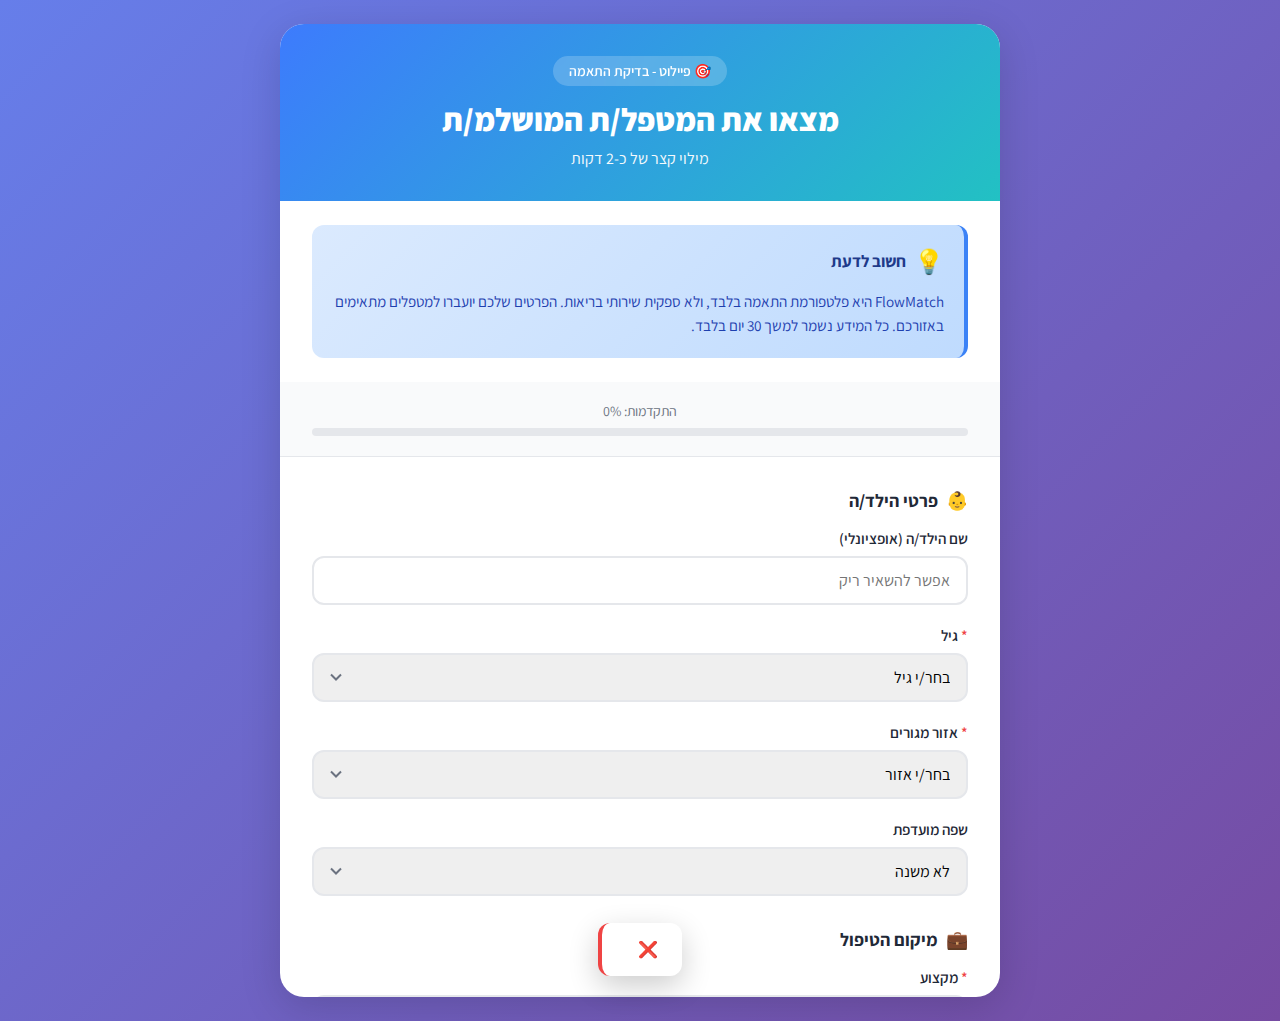
<file: parent/index.html>
<!DOCTYPE html>
<html lang="he" dir="rtl">
<head>
  <meta charset="UTF-8">
  <meta name="viewport" content="width=device-width, initial-scale=1.0">
  <title>FlowMatch - טופס הורים</title>
  
  <link rel="preconnect" href="https://fonts.googleapis.com">
  <link rel="preconnect" href="https://fonts.gstatic.com" crossorigin>
  <link href="https://fonts.googleapis.com/css2?family=Assistant:wght@400;600;700;800&display=swap" rel="stylesheet">
  
  <style>
    :root {
      --primary: #3d7bfd;
      --primary-light: #e0f2fe;
      --secondary: #22c1c3;
      --success: #10b981;
      --info: #3b82f6;
      --info-light: #dbeafe;
      --error: #ef4444;
      --text: #1f2937;
      --text-secondary: #6b7280;
      --surface: #f9fafb;
      --border: #e5e7eb;
      --white: #ffffff;
    }
    
    * {
      margin: 0;
      padding: 0;
      box-sizing: border-box;
    }
    
    body {
      font-family: 'Assistant', sans-serif;
      background: linear-gradient(135deg, #667eea 0%, #764ba2 100%);
      min-height: 100vh;
      padding: 24px;
      color: var(--text);
    }
    
    .container {
      max-width: 720px;
      margin: 0 auto;
      background: white;
      border-radius: 24px;
      box-shadow: 0 10px 40px rgba(0,0,0,0.15);
      overflow: hidden;
    }
    
    /* Header */
    .header {
      background: linear-gradient(135deg, var(--primary), var(--secondary));
      color: white;
      padding: 32px;
      text-align: center;
    }
    
    .badge {
      display: inline-block;
      background: rgba(255,255,255,0.2);
      padding: 6px 16px;
      border-radius: 999px;
      font-size: 0.875rem;
      font-weight: 600;
      margin-bottom: 12px;
      backdrop-filter: blur(10px);
    }
    
    .header h1 {
      font-size: 2rem;
      font-weight: 800;
      margin-bottom: 8px;
    }
    
    .header p {
      opacity: 0.95;
    }
    
    /* Important Notice */
    .notice {
      margin: 24px 32px;
      padding: 20px;
      background: linear-gradient(135deg, var(--info-light) 0%, #bfdbfe 100%);
      border-right: 4px solid var(--info);
      border-radius: 12px;
      animation: slideDown 0.5s;
    }
    
    .notice-title {
      display: flex;
      align-items: center;
      gap: 8px;
      font-weight: 700;
      color: #1e3a8a;
      margin-bottom: 12px;
      font-size: 1.05rem;
    }
    
    .notice-icon {
      font-size: 1.5rem;
    }
    
    .notice-text {
      font-size: 0.95rem;
      color: #1e40af;
      line-height: 1.6;
    }
    
    /* Progress */
    .progress-container {
      padding: 20px 32px;
      background: var(--surface);
      border-bottom: 1px solid var(--border);
    }
    
    .progress-text {
      text-align: center;
      font-size: 0.875rem;
      color: var(--text-secondary);
      margin-bottom: 8px;
    }
    
    .progress-bar {
      width: 100%;
      height: 8px;
      background: var(--border);
      border-radius: 999px;
      overflow: hidden;
    }
    
    .progress-fill {
      height: 100%;
      background: linear-gradient(90deg, var(--primary), var(--secondary));
      transition: width 0.3s;
      width: 0%;
    }
    
    /* Form */
    .form-content {
      padding: 32px;
      max-height: 60vh;
      overflow-y: auto;
    }
    
    .section {
      margin-bottom: 32px;
      opacity: 0;
      transform: translateY(20px);
      transition: all 0.3s;
    }
    
    .section.visible {
      opacity: 1;
      transform: translateY(0);
    }
    
    .section-title {
      font-size: 1.125rem;
      font-weight: 700;
      margin-bottom: 16px;
      display: flex;
      align-items: center;
      gap: 8px;
    }
    
    .form-group {
      margin-bottom: 20px;
    }
    
    label {
      display: block;
      font-weight: 600;
      margin-bottom: 8px;
      font-size: 0.95rem;
    }
    
    .required {
      color: var(--error);
    }
    
    .hint {
      font-size: 0.875rem;
      color: var(--text-secondary);
      margin-top: 4px;
    }
    
    input[type="text"],
    input[type="tel"],
    select {
      width: 100%;
      padding: 12px 16px;
      font-size: 1rem;
      font-family: 'Assistant', sans-serif;
      border: 2px solid var(--border);
      border-radius: 12px;
      transition: all 0.2s;
    }
    
    input:focus,
    select:focus {
      outline: none;
      border-color: var(--primary);
      box-shadow: 0 0 0 3px rgba(61, 123, 253, 0.1);
    }
    
    select {
      cursor: pointer;
      appearance: none;
      background-image: url("data:image/svg+xml,%3Csvg width='12' height='8' viewBox='0 0 12 8' fill='none' xmlns='http://www.w3.org/2000/svg'%3E%3Cpath d='M1 1.5L6 6.5L11 1.5' stroke='%236b7280' stroke-width='2'/%3E%3C/svg%3E");
      background-repeat: no-repeat;
      background-position: left 16px center;
      padding-left: 40px;
    }
    
    /* Checkboxes */
    .checkbox-chips {
      display: flex;
      flex-wrap: wrap;
      gap: 8px;
      margin-top: 8px;
    }
    
    .checkbox-chip {
      position: relative;
    }
    
    .checkbox-chip input {
      position: absolute;
      opacity: 0;
    }
    
    .checkbox-chip label {
      display: flex;
      align-items: center;
      gap: 6px;
      padding: 10px 16px;
      background: var(--surface);
      border: 2px solid var(--border);
      border-radius: 999px;
      font-size: 0.95rem;
      font-weight: 600;
      cursor: pointer;
      transition: all 0.2s;
      margin: 0;
    }
    
    .checkbox-chip input:checked + label {
      background: var(--primary);
      border-color: var(--primary);
      color: white;
    }
    
    .checkbox-chip label:hover {
      border-color: var(--primary);
      transform: translateY(-2px);
    }
    
    /* Radio */
    .radio-group {
      display: flex;
      flex-direction: column;
      gap: 12px;
      margin-top: 8px;
    }
    
    .radio-option {
      position: relative;
    }
    
    .radio-option input {
      position: absolute;
      opacity: 0;
    }
    
    .radio-option label {
      display: block;
      padding: 12px 16px;
      background: var(--surface);
      border: 2px solid var(--border);
      border-radius: 12px;
      cursor: pointer;
      transition: all 0.2s;
      margin: 0;
    }
    
    .radio-option input:checked + label {
      background: var(--primary);
      border-color: var(--primary);
      color: white;
    }
    
    /* Sub-specs */
    .sub-container {
      margin-top: 16px;
      padding: 16px;
      background: var(--primary-light);
      border-radius: 12px;
      border: 2px dashed var(--primary);
      display: none;
    }
    
    .sub-container.show {
      display: block;
      animation: slideDown 0.3s;
    }
    
    .sub-title {
      font-size: 0.875rem;
      font-weight: 700;
      color: #1e40af;
      margin-bottom: 8px;
    }
    
    @keyframes slideDown {
      from { opacity: 0; max-height: 0; }
      to { opacity: 1; max-height: 1000px; }
    }
    
    /* Insurance Logic */
    .insurance-container {
      margin-top: 16px;
      padding: 16px;
      background: #fef3c7;
      border-radius: 12px;
      border: 2px dashed #f59e0b;
      display: none;
    }
    
    .insurance-container.show {
      display: block;
      animation: slideDown 0.3s;
    }
    
    /* Consent Box */
    .consent-box {
      margin: 24px 0;
      padding: 20px;
      background: var(--surface);
      border: 2px solid var(--border);
      border-radius: 12px;
    }
    
    .consent-checkbox {
      display: flex;
      align-items: start;
      gap: 12px;
      cursor: pointer;
    }
    
    .consent-checkbox input[type="checkbox"] {
      margin-top: 4px;
      width: 20px;
      height: 20px;
      cursor: pointer;
      flex-shrink: 0;
    }
    
    .consent-text {
      font-size: 0.95rem;
      line-height: 1.6;
      color: var(--text);
    }
    
    .consent-text strong {
      font-weight: 700;
    }
    
    .consent-text ul {
      margin: 8px 0;
      padding-right: 20px;
    }
    
    .consent-text li {
      margin: 4px 0;
    }
    
    .privacy-link {
      color: var(--primary);
      text-decoration: underline;
      cursor: pointer;
    }
    
    /* Button */
    .btn {
      width: 100%;
      padding: 16px;
      font-size: 1.125rem;
      font-weight: 700;
      font-family: 'Assistant', sans-serif;
      background: linear-gradient(135deg, var(--primary), var(--secondary));
      color: white;
      border: none;
      border-radius: 12px;
      cursor: pointer;
      transition: all 0.2s;
      display: flex;
      align-items: center;
      justify-content: center;
      gap: 8px;
      box-shadow: 0 4px 12px rgba(61, 123, 253, 0.3);
    }
    
    .btn:hover:not(:disabled) {
      transform: translateY(-2px);
      box-shadow: 0 6px 20px rgba(61, 123, 253, 0.4);
    }
    
    .btn:disabled {
      opacity: 0.6;
      cursor: not-allowed;
    }
    
    /* Loading & Success */
    .loading,
    .success {
      display: none;
      text-align: center;
      padding: 48px 32px;
    }
    
    .loading.show,
    .success.show {
      display: block;
    }
    
    .spinner {
      border: 4px solid var(--border);
      border-top-color: var(--primary);
      border-radius: 50%;
      width: 48px;
      height: 48px;
      animation: spin 1s linear infinite;
      margin: 0 auto 16px;
    }
    
    @keyframes spin {
      to { transform: rotate(360deg); }
    }
    
    .success-icon {
      font-size: 4rem;
      margin-bottom: 16px;
      animation: bounceIn 0.5s;
    }
    
    @keyframes bounceIn {
      0% { transform: scale(0); }
      50% { transform: scale(1.1); }
      100% { transform: scale(1); }
    }
    
    .success h2 {
      color: var(--success);
      margin-bottom: 12px;
    }
    
    .success p {
      color: var(--text-secondary);
      line-height: 1.6;
    }
    
    /* Toast */
    .toast {
      position: fixed;
      bottom: 24px;
      left: 50%;
      transform: translateX(-50%) translateY(100px);
      background: white;
      padding: 16px 24px;
      border-radius: 12px;
      box-shadow: 0 10px 30px rgba(0,0,0,0.2);
      display: flex;
      align-items: center;
      gap: 12px;
      z-index: 1000;
      transition: all 0.3s;
      border-left: 4px solid var(--error);
    }
    
    .toast.show {
      transform: translateX(-50%) translateY(0);
    }
    
    /* Responsive */
    @media (max-width: 768px) {
      body { padding: 16px; }
      .header h1 { font-size: 1.5rem; }
      .form-content { padding: 24px; max-height: none; }
      .notice { margin: 16px 24px; padding: 16px; }
    }
  </style>
</head>

<body>
  <div class="container">
    <!-- Header -->
    <div class="header">
      <div class="badge">🎯 פיילוט - בדיקת התאמה</div>
      <h1>מצאו את המטפל/ת המושלמ/ת</h1>
      <p>מילוי קצר של כ-2 דקות</p>
    </div>
    
    <!-- Important Notice -->
    <div class="notice">
      <div class="notice-title">
        <span class="notice-icon">💡</span>
        <span>חשוב לדעת</span>
      </div>
      <div class="notice-text">
        FlowMatch היא פלטפורמת התאמה בלבד, ולא ספקית שירותי בריאות.
        הפרטים שלכם יועברו למטפלים מתאימים באזורכם.
        כל המידע נשמר למשך 30 יום בלבד.
      </div>
    </div>
    
    <!-- Progress -->
    <div class="progress-container">
      <div class="progress-text">התקדמות: <span id="pct">0%</span></div>
      <div class="progress-bar">
        <div class="progress-fill" id="progress"></div>
      </div>
    </div>
    
    <!-- Form -->
    <div class="form-content">
      <form id="form">
        
        <!-- פרטי ילד -->
        <div class="section">
          <h3 class="section-title">
            <span>👶</span>
            פרטי הילד/ה
          </h3>
          
          <div class="form-group">
            <label>שם הילד/ה (אופציונלי)</label>
            <input type="text" id="childName" placeholder="אפשר להשאיר ריק" />
          </div>
          
          <div class="form-group">
            <label><span class="required">*</span> גיל</label>
            <select id="age" required>
              <option value="">בחר/י גיל</option>
              <option value="0-3">0-3</option>
              <option value="3-6">3-6</option>
              <option value="6-9">6-9</option>
              <option value="9-12">9-12</option>
              <option value="12-16">12-16</option>
              <option value="16+">16+</option>
            </select>
          </div>
          
          <div class="form-group">
            <label><span class="required">*</span> אזור מגורים</label>
            <select id="region" required>
              <option value="">בחר/י אזור</option>
              <option value="מרכז">מרכז</option>
              <option value="שרון">שרון</option>
              <option value="שפלה">שפלה</option>
              <option value="ירושלים והסביבה">ירושלים והסביבה</option>
              <option value="צפון">צפון</option>
              <option value="דרום">דרום</option>
              <option value="נגב">נגב</option>
              <option value="אזור חיפה">אזור חיפה</option>
            </select>
          </div>
          
          <div class="form-group">
            <label>שפה מועדפת</label>
            <select id="language">
              <option value="">לא משנה</option>
              <option value="עברית">עברית</option>
              <option value="אנגלית">אנגלית</option>
              <option value="ערבית">ערבית</option>
              <option value="רוסית">רוסית</option>
            </select>
          </div>
        </div>
        
        <!-- מיקום הטיפול -->
        <div class="section">
          <h3 class="section-title">
            <span>💼</span>
            מיקום הטיפול
          </h3>
          
          <div class="form-group">
            <label><span class="required">*</span> מקצוע</label>
            <select id="therapy" required>
              <option value="">בחר/י מקצוע</option>
              <option value="קלינאות תקשורת">קלינאות תקשורת</option>
              <option value="ריפוי בעיסוק">ריפוי בעיסוק</option>
              <option value="פיזיותרפיה">פיזיותרפיה</option>
              <option value="טיפול רגשי">טיפול רגשי</option>
            </select>
            
            <div class="sub-container" id="subContainer">
              <div class="sub-title">⭐ תחומי עניין (אופציונלי)</div>
              <div class="checkbox-chips" id="subChips"></div>
            </div>
          </div>
          
          <div class="form-group">
            <label>מה חשוב לכם במטפל? (אופציונלי)</label>
            <input type="text" id="difficulty" placeholder='לדוגמה: "ניסיון עם ילדים רגישים"' />
          </div>
        </div>
        
        <!-- העדפות -->
        <div class="section">
          <h3 class="section-title">
            <span>⭐</span>
            העדפות
          </h3>
          
          <div class="form-group">
            <label>מה חשוב לכם? (בחר/י מספר)</label>
            <div class="checkbox-chips">
              <div class="checkbox-chip">
                <input type="checkbox" id="pref1" value="⚡ זמינות מהירה">
                <label for="pref1"><span>⚡</span> זמינות מהירה</label>
              </div>
              <div class="checkbox-chip">
                <input type="checkbox" id="pref2" value="💻 טיפול אונליין">
                <label for="pref2"><span>💻</span> טיפול אונליין</label>
              </div>
              <div class="checkbox-chip">
                <input type="checkbox" id="pref3" value="🏠 הגעה לבית">
                <label for="pref3"><span>🏠</span> הגעה לבית</label>
              </div>
              <div class="checkbox-chip">
                <input type="checkbox" id="pref4" value="📍 קליניקה נגישה">
                <label for="pref4"><span>📍</span> קליניקה נגישה</label>
              </div>
              <div class="checkbox-chip">
                <input type="checkbox" id="pref5" value="🎓 ניסיון עם חינוך מיוחד">
                <label for="pref5"><span>🎓</span> ניסיון עם חינוך מיוחד</label>
              </div>
              <div class="checkbox-chip">
                <input type="checkbox" id="pref6" value="💰 מחיר נוח">
                <label for="pref6"><span>💰</span> מחיר נוח</label>
              </div>
              <div class="checkbox-chip">
                <input type="checkbox" id="pref7" value="❤️ דגש רגשי">
                <label for="pref7"><span>❤️</span> דגש רגשי</label>
              </div>
            </div>
          </div>
          
          <div class="form-group">
            <label>מתי אתם זמינים?</label>
            <select id="timing">
              <option value="">לא משנה</option>
              <option value="בהקדם האפשרי">בהקדם האפשרי</option>
              <option value="תוך שבועיים">תוך שבועיים</option>
              <option value="תוך חודש">תוך חודש</option>
              <option value="גמיש">גמיש</option>
            </select>
          </div>
          
          <div class="form-group">
            <label>משך מפגש מועדף</label>
            <select id="duration">
              <option value="">לא משנה</option>
              <option value="45 דקות">45 דקות</option>
              <option value="60 דקות">60 דקות</option>
            </select>
          </div>
        </div>
        
        <!-- פרטי קשר -->
        <div class="section">
          <h3 class="section-title">
            <span>📞</span>
            פרטי קשר
          </h3>
          
          <div class="form-group">
            <label><span class="required">*</span> שם ההורה</label>
            <input type="text" id="parentName" placeholder="שם מלא" required />
          </div>
          
          <div class="form-group">
            <label><span class="required">*</span> טלפון</label>
            <input type="tel" id="phone" placeholder="050-1234567" required />
          </div>
        </div>
        
        <!-- ביטוח -->
        <div class="section">
          <h3 class="section-title">
            <span>💳</span>
            ביטוח
          </h3>
          
          <div class="form-group">
            <label><span class="required">*</span> יש לכם ביטוח משלים?</label>
            <div class="radio-group">
              <div class="radio-option">
                <input type="radio" id="ins1" name="insurance" value="כן" checked>
                <label for="ins1">כן, יש לי ביטוח משלים</label>
              </div>
              <div class="radio-option">
                <input type="radio" id="ins2" name="insurance" value="לא">
                <label for="ins2">לא, אין לי ביטוח משלים</label>
              </div>
            </div>
            
            <div class="insurance-container" id="insuranceContainer">
              <div class="sub-title">💡 רוצים הצעה לביטוח?</div>
              <div class="radio-group">
                <div class="radio-option">
                  <input type="radio" id="offer1" name="wantOffer" value="כן, אשמח להצעה" checked>
                  <label for="offer1">כן, אשמח להצעה</label>
                </div>
                <div class="radio-option">
                  <input type="radio" id="offer2" name="wantOffer" value="לא תודה">
                  <label for="offer2">לא תודה</label>
                </div>
              </div>
            </div>
          </div>
        </div>
        
        <!-- Consent Box -->
        <div class="consent-box">
          <label class="consent-checkbox">
            <input type="checkbox" id="consent" required>
            <div class="consent-text">
              <strong>אני מאשר/ת:</strong>
              <ul>
                <li>FlowMatch היא פלטפורמת התאמה בלבד, לא ספקית שירותי בריאות</li>
                <li>הפרטים שלי יועברו למטפלים מתאימים באזורי</li>
                <li>המידע יישמר במערכת למשך 30 יום ואז יימחק אוטומטית</li>
                <li>קראתי את <span class="privacy-link" onclick="showPrivacy()">מדיניות הפרטיות</span></li>
              </ul>
            </div>
          </label>
        </div>
        
        <!-- Submit -->
        <button type="submit" class="btn" id="submitBtn">
          <span>🚀</span>
          שלח/י בקשה להתאמה
        </button>
        
      </form>
      
      <!-- Loading -->
      <div class="loading" id="loading">
        <div class="spinner"></div>
        <p>שולח את הפרטים...</p>
      </div>
      
      <!-- Success -->
      <div class="success" id="success">
        <div class="success-icon">✅</div>
        <h2>תודה רבה!</h2>
        <p>קיבלנו את הבקשה שלכם.<br>נחזור אליכם בהקדם עם המטפלים המתאימים ביותר!</p>
      </div>
    </div>
  </div>
  
  <!-- Toast -->
  <div class="toast" id="toast">
    <span>❌</span>
    <span id="toastMsg"></span>
  </div>
  
  <script>
    // ✅ Google Form Config - VERIFIED from pre-filled link
    const CONFIG = {
      url: 'https://docs.google.com/forms/d/e/1FAIpQLSfSHU7BpvfY0ExW1JSk3QdXmPVof08EoWaGAiKaf2fiZmZ9BQ/formResponse',
      entries: {
        childName: 'entry.1874755091',        // שי (optional)
        age: 'entry.1479557102',              // 0-3
        region: 'entry.1519777934',           // מרכז
        language: 'entry.2044023557',         // עברית
        therapy: 'entry.921962628',           // פיזיותרפיה
        subSpecs: 'entry.792546451',          // טונוס שרירים (multi)
        difficulty: 'entry.267290518',        // שי
        preferences: 'entry.1975016513',      // 🏠 הגעה לבית (multi)
        timing: 'entry.1909228234',           // שי
        duration: 'entry.1540815796',         // 60 דקות
        parentName: 'entry.501366501',        // שי
        phone: 'entry.2054465157',            // שי
        hasInsurance: 'entry.1018715973',     // לא
        wantOffer: 'entry.2043347683'         // כן, אשמח להצעה
      }
    };
    
    const SUBSPECS = {
      'קלינאות תקשורת': ['הפרעות היגוי', 'קשיי שפה', 'גמגום', 'עיכוב שפתי'],
      'ריפוי בעיסוק': ['ויסות חושי', 'מוטוריקה עדינה', 'מוטוריקה גסה', 'קשב וריכוז'],
      'פיזיותרפיה': ['שיווי משקל', 'כוח שרירים', 'גמישות', 'טונוס שרירים (היפו/היפר)'],
      'טיפול רגשי': ['חרדות', 'קשיי הסתגלות', 'ויסות רגשי', 'התנהגות']
    };
    
    let selectedSubSpecs = [];
    
    // Progress
    function updateProgress() {
      const req = document.querySelectorAll('[required]');
      let filled = 0;
      req.forEach(el => {
        if (el.type === 'checkbox' || el.type === 'radio') {
          const name = el.name || el.id;
          if (document.querySelector(`[name="${name}"]:checked`) || el.checked) filled++;
        } else if (el.value && el.value.trim()) {
          filled++;
        }
      });
      const pct = Math.round((filled / req.length) * 100);
      document.getElementById('progress').style.width = pct + '%';
      document.getElementById('pct').textContent = pct + '%';
    }
    
    // Toast
    function showToast(msg) {
      const toast = document.getElementById('toast');
      document.getElementById('toastMsg').textContent = msg;
      setTimeout(() => toast.classList.add('show'), 100);
      setTimeout(() => toast.classList.remove('show'), 3000);
    }
    
    // Privacy
    function showPrivacy() {
      alert(`מדיניות פרטיות - FlowMatch

מה אנחנו אוספים?
• שם ומספר טלפון (ליצירת קשר)
• אזור מגורים (למציאת מטפלים באזור)
• העדפות כלליות (סוג מקצוע, זמינות)

מה אנחנו לא אוספים?
• תיק רפואי או רשומות רפואיות
• אבחנות רפואיות מפורטות
• מידע רגיש מעבר למינימום הנדרש

מה אנחנו עושים עם המידע?
• מעבירים אותו למטפלים מתאימים באזורכם
• מוחקים אוטומטית אחרי 30 יום

האם אנחנו שומרים מידע רפואי?
לא. FlowMatch היא פלטפורמת התאמה בלבד, לא ספקית שירותי בריאות.

איך למחוק את המידע שלך?
שלח מייל ל-carematching.lab.il@gmail.com

עדכון אחרון: דצמבר 2025`);
    }
    
    // Dynamic subspecs
    document.getElementById('therapy').addEventListener('change', function() {
      const container = document.getElementById('subContainer');
      const chips = document.getElementById('subChips');
      selectedSubSpecs = [];
      chips.innerHTML = '';
      
      if (this.value && SUBSPECS[this.value]) {
        container.classList.add('show');
        SUBSPECS[this.value].forEach((spec, i) => {
          const id = 'sub' + i;
          const div = document.createElement('div');
          div.className = 'checkbox-chip';
          div.innerHTML = `
            <input type="checkbox" id="${id}" value="${spec}">
            <label for="${id}">${spec}</label>
          `;
          div.querySelector('input').addEventListener('change', function() {
            if (this.checked) {
              selectedSubSpecs.push(spec);
            } else {
              selectedSubSpecs = selectedSubSpecs.filter(s => s !== spec);
            }
          });
          chips.appendChild(div);
        });
      } else {
        container.classList.remove('show');
      }
    });
    
    // Insurance logic
    document.querySelectorAll('[name="insurance"]').forEach(radio => {
      radio.addEventListener('change', function() {
        const container = document.getElementById('insuranceContainer');
        if (this.value === 'לא') {
          container.classList.add('show');
        } else {
          container.classList.remove('show');
        }
      });
    });
    
    // Form submit
    document.getElementById('form').addEventListener('submit', async function(e) {
      e.preventDefault();
      
      // Validate consent
      if (!document.getElementById('consent').checked) {
        showToast('אנא אשר/י את תנאי השימוש');
        return;
      }
      
      // Show loading
      document.querySelector('form').style.display = 'none';
      document.getElementById('loading').classList.add('show');
      
      // Prepare data
      const formData = new FormData();
      formData.append(CONFIG.entries.childName, document.getElementById('childName').value);
      formData.append(CONFIG.entries.age, document.getElementById('age').value);
      formData.append(CONFIG.entries.region, document.getElementById('region').value);
      formData.append(CONFIG.entries.language, document.getElementById('language').value);
      formData.append(CONFIG.entries.therapy, document.getElementById('therapy').value);
      
      // Sub-specializations (multi-select)
      selectedSubSpecs.forEach(spec => {
        formData.append(CONFIG.entries.subSpecs, spec);
      });
      
      formData.append(CONFIG.entries.difficulty, document.getElementById('difficulty').value);
      
      // Preferences (multi-select)
      document.querySelectorAll('[id^="pref"]:checked').forEach(cb => {
        formData.append(CONFIG.entries.preferences, cb.value);
      });
      
      formData.append(CONFIG.entries.timing, document.getElementById('timing').value);
      formData.append(CONFIG.entries.duration, document.getElementById('duration').value);
      formData.append(CONFIG.entries.parentName, document.getElementById('parentName').value);
      formData.append(CONFIG.entries.phone, document.getElementById('phone').value);
      formData.append(CONFIG.entries.hasInsurance, document.querySelector('[name="insurance"]:checked').value);
      formData.append(CONFIG.entries.wantOffer, document.querySelector('[name="wantOffer"]:checked').value);
      
      try {
        // Create iframe for submission
        const iframe = document.createElement('iframe');
        iframe.name = 'hidden_iframe';
        iframe.style.display = 'none';
        document.body.appendChild(iframe);
        
        // Create form element
        const actualForm = document.createElement('form');
        actualForm.action = CONFIG.url;
        actualForm.method = 'POST';
        actualForm.target = 'hidden_iframe';
        
        // Add all data
        for (let [key, value] of formData.entries()) {
          const input = document.createElement('input');
          input.type = 'hidden';
          input.name = key;
          input.value = value;
          actualForm.appendChild(input);
        }
        
        // Submit
        document.body.appendChild(actualForm);
        actualForm.submit();
        
        // Show success
        setTimeout(() => {
          document.getElementById('loading').classList.remove('show');
          document.getElementById('success').classList.add('show');
          document.body.removeChild(actualForm);
          document.body.removeChild(iframe);
        }, 2000);
        
      } catch (err) {
        console.error(err);
        showToast('שגיאה בשליחה. נסה/י שוב');
        document.getElementById('loading').classList.remove('show');
        document.querySelector('form').style.display = 'block';
      }
    });
    
    // Track progress
    document.querySelectorAll('input, select').forEach(el => {
      el.addEventListener('input', updateProgress);
      el.addEventListener('change', updateProgress);
    });
    
    // Animate sections
    window.addEventListener('load', () => {
      document.querySelectorAll('.section').forEach((sec, i) => {
        setTimeout(() => sec.classList.add('visible'), i * 150);
      });
    });
    
    updateProgress();
  </script>
</body>
</html>
</file>
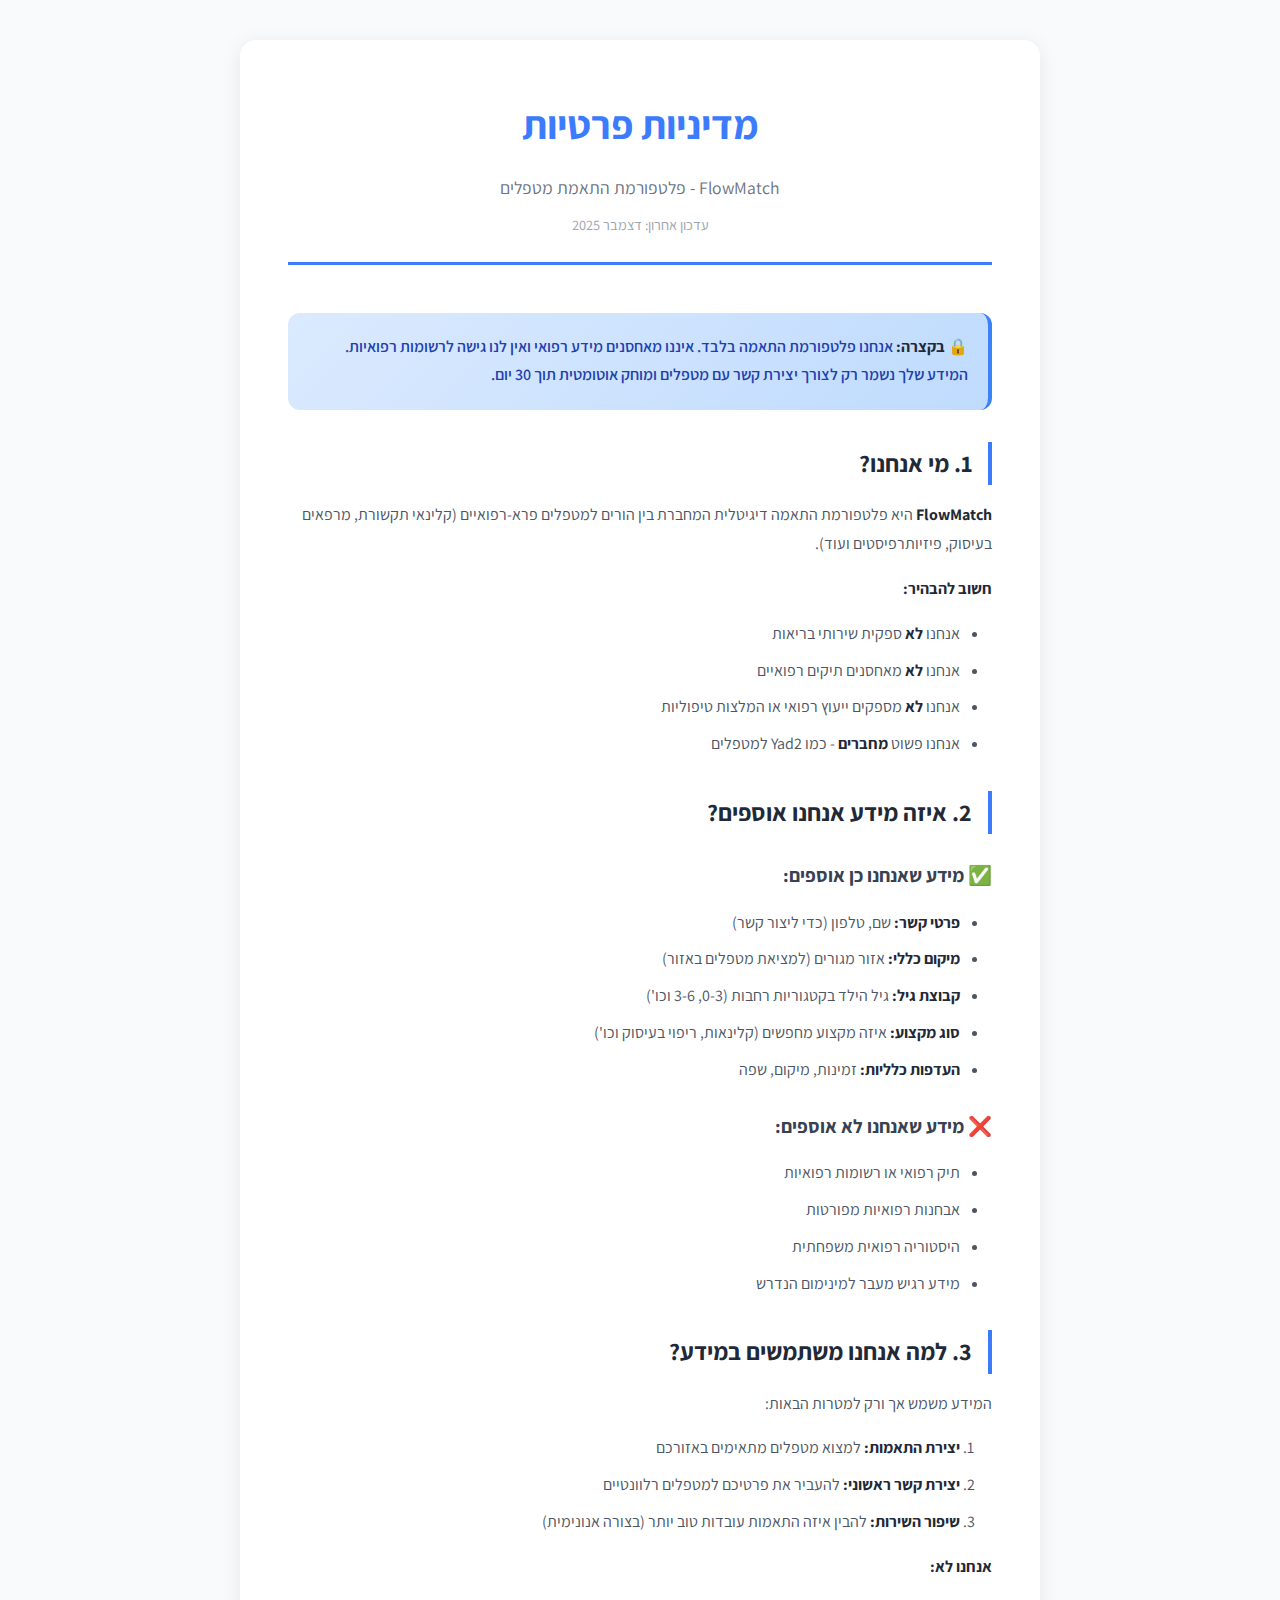
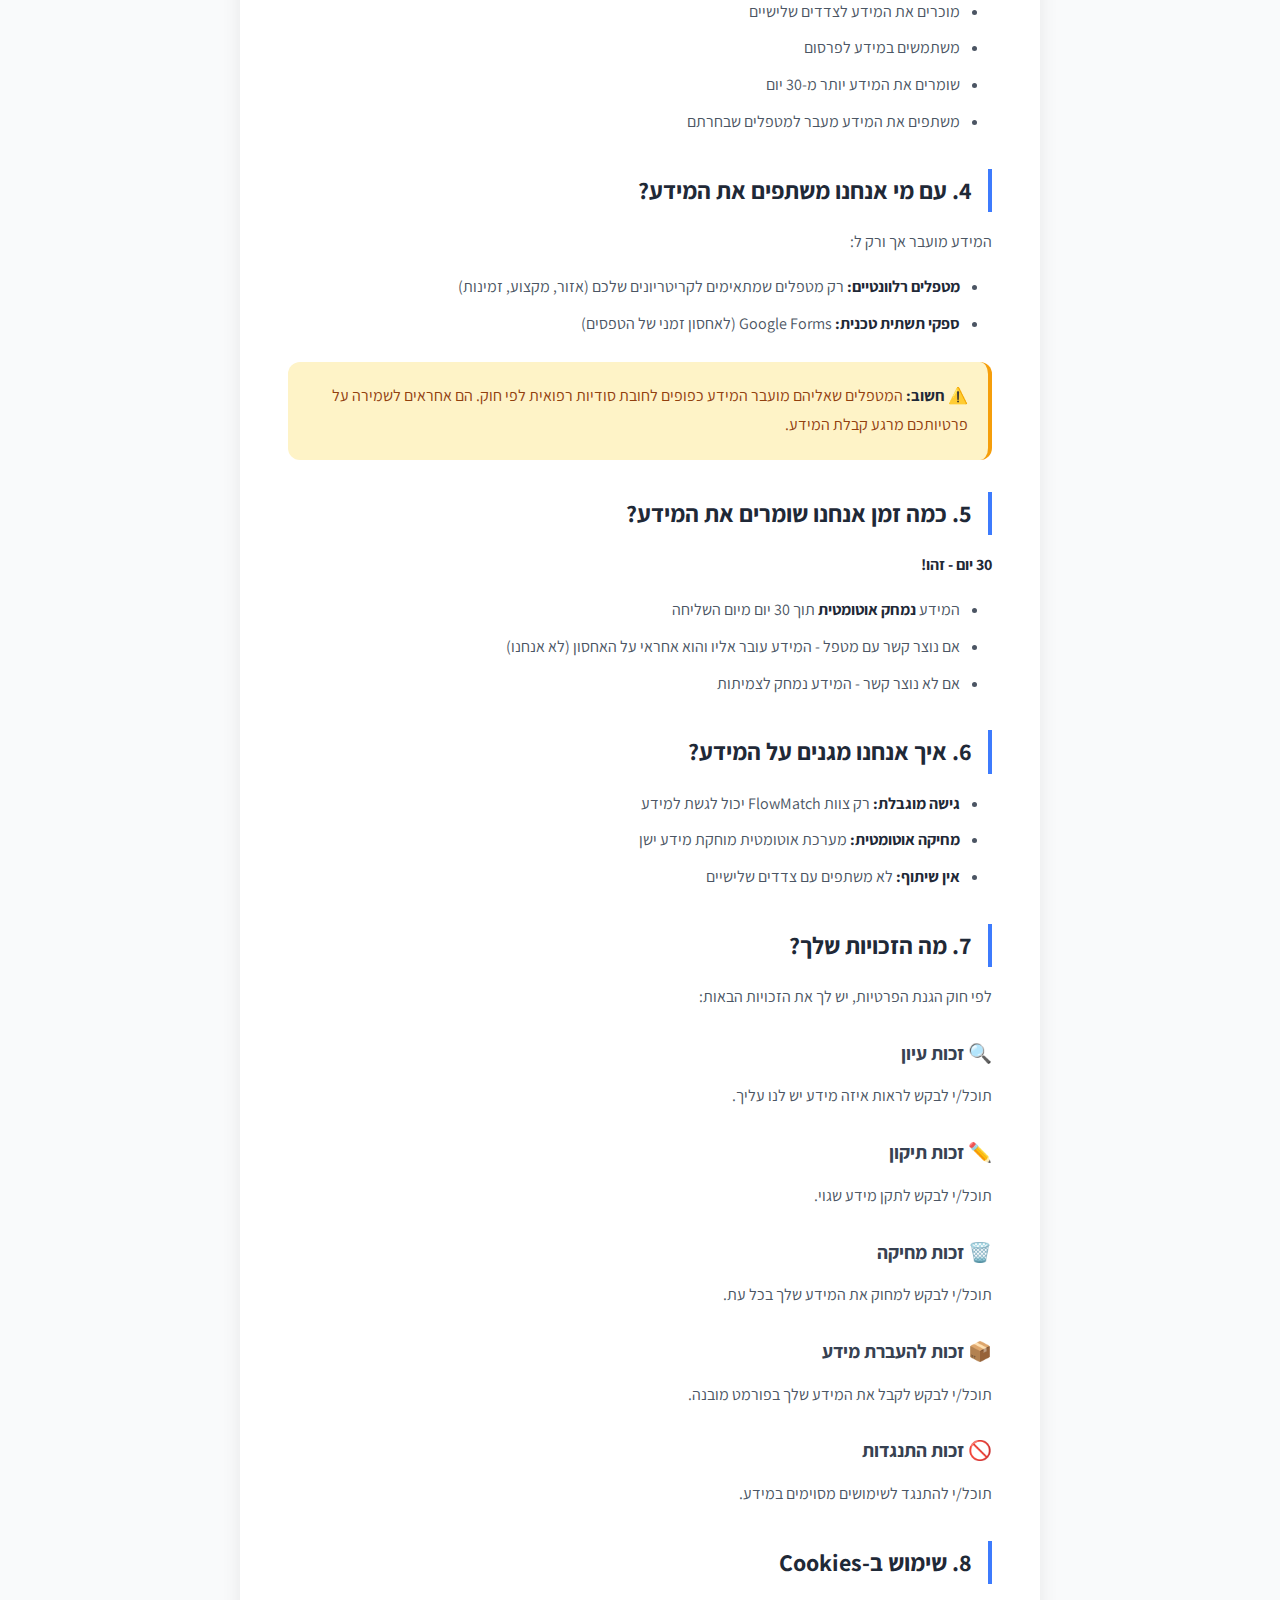
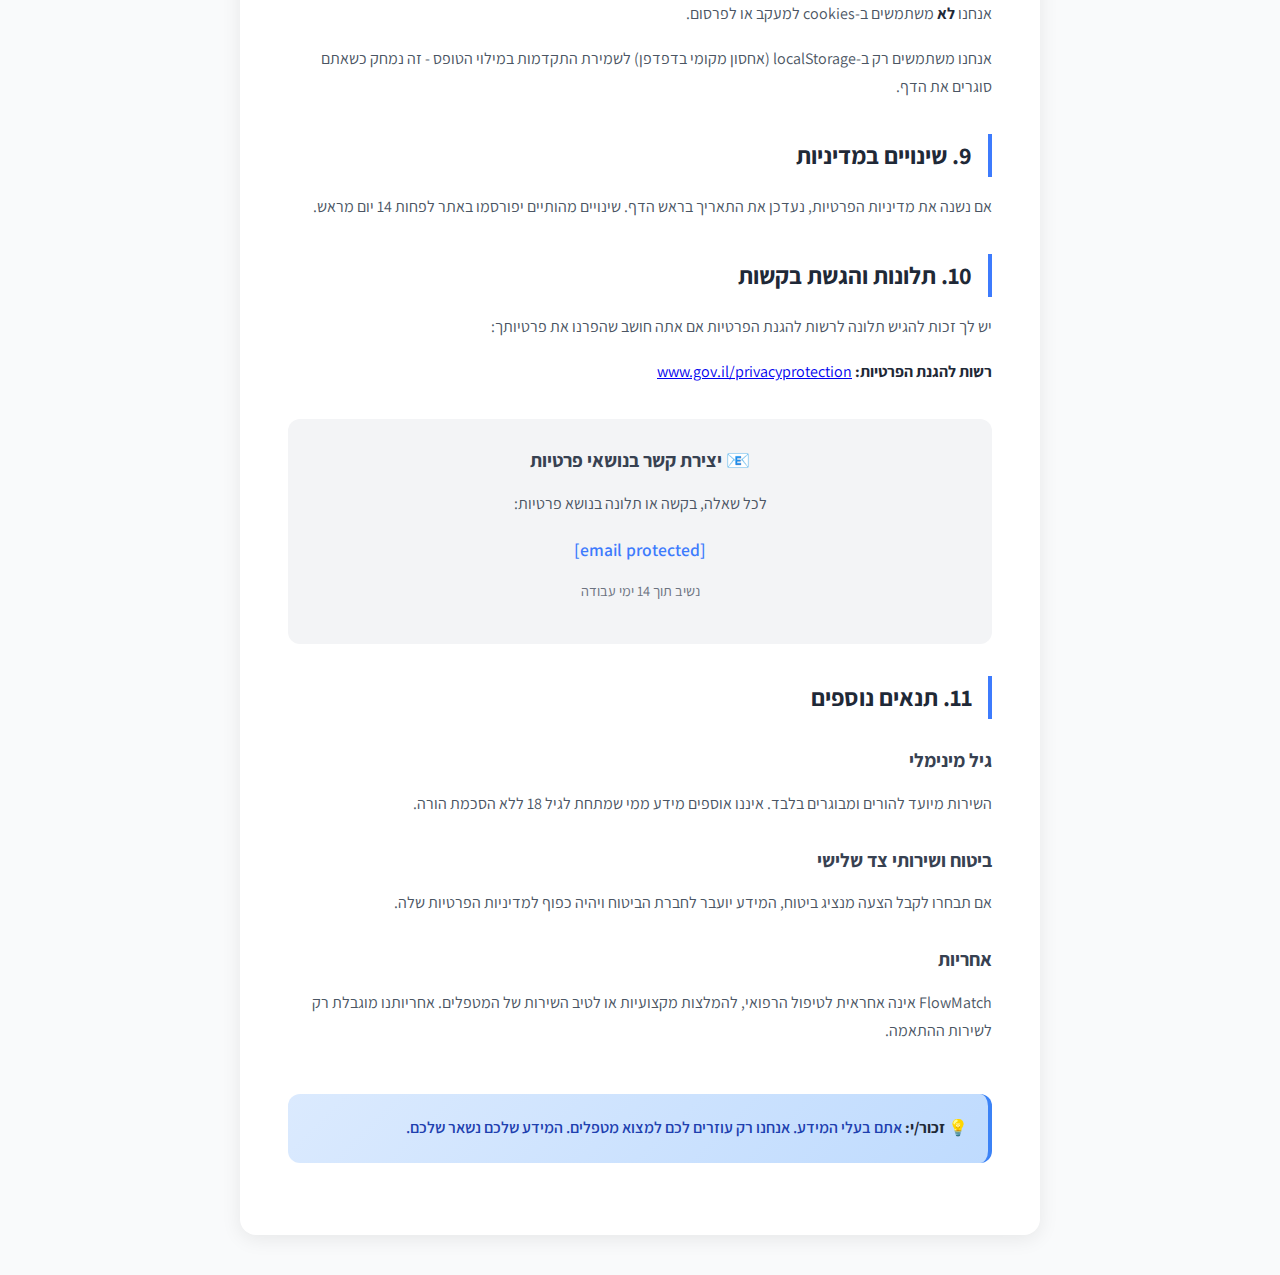
<file: privacy-policy.html>
<!DOCTYPE html>
<html lang="he" dir="rtl">
<head>
  <meta charset="UTF-8">
  <meta name="viewport" content="width=device-width, initial-scale=1.0">
  <title>מדיניות פרטיות - FlowMatch</title>
  
  <link href="https://fonts.googleapis.com/css2?family=Assistant:wght@400;600;700;800&display=swap" rel="stylesheet">
  
  <style>
    * {
      margin: 0;
      padding: 0;
      box-sizing: border-box;
    }
    
    body {
      font-family: 'Assistant', sans-serif;
      background: #f9fafb;
      padding: 40px 20px;
      color: #1f2937;
      line-height: 1.8;
    }
    
    .container {
      max-width: 800px;
      margin: 0 auto;
      background: white;
      padding: 48px;
      border-radius: 16px;
      box-shadow: 0 4px 20px rgba(0,0,0,0.08);
    }
    
    .header {
      text-align: center;
      margin-bottom: 48px;
      padding-bottom: 24px;
      border-bottom: 3px solid #3d7bfd;
    }
    
    h1 {
      font-size: 2.5rem;
      color: #3d7bfd;
      margin-bottom: 12px;
    }
    
    .subtitle {
      color: #6b7280;
      font-size: 1.1rem;
    }
    
    .updated {
      color: #9ca3af;
      font-size: 0.9rem;
      margin-top: 8px;
    }
    
    h2 {
      font-size: 1.5rem;
      color: #1f2937;
      margin: 32px 0 16px 0;
      padding-right: 16px;
      border-right: 4px solid #3d7bfd;
    }
    
    h3 {
      font-size: 1.2rem;
      color: #374151;
      margin: 24px 0 12px 0;
    }
    
    p {
      margin-bottom: 16px;
      color: #4b5563;
    }
    
    ul, ol {
      margin: 16px 0;
      padding-right: 32px;
    }
    
    li {
      margin: 8px 0;
      color: #4b5563;
    }
    
    strong {
      color: #1f2937;
      font-weight: 700;
    }
    
    .highlight-box {
      background: linear-gradient(135deg, #dbeafe 0%, #bfdbfe 100%);
      border-right: 4px solid #3b82f6;
      padding: 20px;
      border-radius: 12px;
      margin: 24px 0;
    }
    
    .highlight-box p {
      margin: 0;
      color: #1e40af;
      font-weight: 600;
    }
    
    .warning-box {
      background: #fef3c7;
      border-right: 4px solid #f59e0b;
      padding: 20px;
      border-radius: 12px;
      margin: 24px 0;
    }
    
    .warning-box p {
      margin: 0;
      color: #92400e;
    }
    
    .contact-box {
      background: #f3f4f6;
      padding: 24px;
      border-radius: 12px;
      margin: 32px 0;
      text-align: center;
    }
    
    .contact-box h3 {
      margin: 0 0 12px 0;
    }
    
    .contact-box a {
      color: #3d7bfd;
      text-decoration: none;
      font-weight: 600;
      font-size: 1.1rem;
    }
    
    .back-btn {
      display: inline-block;
      margin-top: 32px;
      padding: 12px 24px;
      background: linear-gradient(135deg, #3d7bfd, #22c1c3);
      color: white;
      text-decoration: none;
      border-radius: 8px;
      font-weight: 700;
      transition: transform 0.2s;
    }
    
    .back-btn:hover {
      transform: translateY(-2px);
    }
    
    @media (max-width: 768px) {
      .container {
        padding: 32px 24px;
      }
      h1 {
        font-size: 2rem;
      }
      h2 {
        font-size: 1.3rem;
      }
    }
  </style>
</head>
<body>
  <div class="container">
    <div class="header">
      <h1>מדיניות פרטיות</h1>
      <div class="subtitle">FlowMatch - פלטפורמת התאמת מטפלים</div>
      <div class="updated">עדכון אחרון: דצמבר 2025</div>
    </div>
    
    <div class="highlight-box">
      <p><strong>🔒 בקצרה:</strong> אנחנו פלטפורמת התאמה בלבד. איננו מאחסנים מידע רפואי ואין לנו גישה לרשומות רפואיות. המידע שלך נשמר רק לצורך יצירת קשר עם מטפלים ומוחק אוטומטית תוך 30 יום.</p>
    </div>
    
    <h2>1. מי אנחנו?</h2>
    <p><strong>FlowMatch</strong> היא פלטפורמת התאמה דיגיטלית המחברת בין הורים למטפלים פרא-רפואיים (קלינאי תקשורת, מרפאים בעיסוק, פיזיותרפיסטים ועוד).</p>
    
    <p><strong>חשוב להבהיר:</strong></p>
    <ul>
      <li>אנחנו <strong>לא</strong> ספקית שירותי בריאות</li>
      <li>אנחנו <strong>לא</strong> מאחסנים תיקים רפואיים</li>
      <li>אנחנו <strong>לא</strong> מספקים ייעוץ רפואי או המלצות טיפוליות</li>
      <li>אנחנו פשוט <strong>מחברים</strong> - כמו Yad2 למטפלים</li>
    </ul>
    
    <h2>2. איזה מידע אנחנו אוספים?</h2>
    
    <h3>✅ מידע שאנחנו כן אוספים:</h3>
    <ul>
      <li><strong>פרטי קשר:</strong> שם, טלפון (כדי ליצור קשר)</li>
      <li><strong>מיקום כללי:</strong> אזור מגורים (למציאת מטפלים באזור)</li>
      <li><strong>קבוצת גיל:</strong> גיל הילד בקטגוריות רחבות (0-3, 3-6 וכו')</li>
      <li><strong>סוג מקצוע:</strong> איזה מקצוע מחפשים (קלינאות, ריפוי בעיסוק וכו')</li>
      <li><strong>העדפות כלליות:</strong> זמינות, מיקום, שפה</li>
    </ul>
    
    <h3>❌ מידע שאנחנו לא אוספים:</h3>
    <ul>
      <li>תיק רפואי או רשומות רפואיות</li>
      <li>אבחנות רפואיות מפורטות</li>
      <li>היסטוריה רפואית משפחתית</li>
      <li>מידע רגיש מעבר למינימום הנדרש</li>
    </ul>
    
    <h2>3. למה אנחנו משתמשים במידע?</h2>
    <p>המידע משמש אך ורק למטרות הבאות:</p>
    <ol>
      <li><strong>יצירת התאמות:</strong> למצוא מטפלים מתאימים באזורכם</li>
      <li><strong>יצירת קשר ראשוני:</strong> להעביר את פרטיכם למטפלים רלוונטיים</li>
      <li><strong>שיפור השירות:</strong> להבין איזה התאמות עובדות טוב יותר (בצורה אנונימית)</li>
    </ol>
    
    <p><strong>אנחנו לא:</strong></p>
    <ul>
      <li>מוכרים את המידע לצדדים שלישיים</li>
      <li>משתמשים במידע לפרסום</li>
      <li>שומרים את המידע יותר מ-30 יום</li>
      <li>משתפים את המידע מעבר למטפלים שבחרתם</li>
    </ul>
    
    <h2>4. עם מי אנחנו משתפים את המידע?</h2>
    <p>המידע מועבר אך ורק ל:</p>
    <ul>
      <li><strong>מטפלים רלוונטיים:</strong> רק מטפלים שמתאימים לקריטריונים שלכם (אזור, מקצוע, זמינות)</li>
      <li><strong>ספקי תשתית טכנית:</strong> Google Forms (לאחסון זמני של הטפסים)</li>
    </ul>
    
    <div class="warning-box">
      <p><strong>⚠️ חשוב:</strong> המטפלים שאליהם מועבר המידע כפופים לחובת סודיות רפואית לפי חוק. הם אחראים לשמירה על פרטיותכם מרגע קבלת המידע.</p>
    </div>
    
    <h2>5. כמה זמן אנחנו שומרים את המידע?</h2>
    <p><strong>30 יום - זהו!</strong></p>
    <ul>
      <li>המידע <strong>נמחק אוטומטית</strong> תוך 30 יום מיום השליחה</li>
      <li>אם נוצר קשר עם מטפל - המידע עובר אליו והוא אחראי על האחסון (לא אנחנו)</li>
      <li>אם לא נוצר קשר - המידע נמחק לצמיתות</li>
    </ul>
    
    <h2>6. איך אנחנו מגנים על המידע?</h2>
    <ul>
      <li><strong>גישה מוגבלת:</strong> רק צוות FlowMatch יכול לגשת למידע</li>
      <li><strong>מחיקה אוטומטית:</strong> מערכת אוטומטית מוחקת מידע ישן</li>
      <li><strong>אין שיתוף:</strong> לא משתפים עם צדדים שלישיים</li>
    </ul>
    
    <h2>7. מה הזכויות שלך?</h2>
    <p>לפי חוק הגנת הפרטיות, יש לך את הזכויות הבאות:</p>
    
    <h3>🔍 זכות עיון</h3>
    <p>תוכל/י לבקש לראות איזה מידע יש לנו עליך.</p>
    
    <h3>✏️ זכות תיקון</h3>
    <p>תוכל/י לבקש לתקן מידע שגוי.</p>
    
    <h3>🗑️ זכות מחיקה</h3>
    <p>תוכל/י לבקש למחוק את המידע שלך בכל עת.</p>
    
    <h3>📦 זכות להעברת מידע</h3>
    <p>תוכל/י לבקש לקבל את המידע שלך בפורמט מובנה.</p>
    
    <h3>🚫 זכות התנגדות</h3>
    <p>תוכל/י להתנגד לשימושים מסוימים במידע.</p>
    
    <h2>8. שימוש ב-Cookies</h2>
    <p>אנחנו <strong>לא</strong> משתמשים ב-cookies למעקב או לפרסום.</p>
    <p>אנחנו משתמשים רק ב-localStorage (אחסון מקומי בדפדפן) לשמירת התקדמות במילוי הטופס - זה נמחק כשאתם סוגרים את הדף.</p>
    
    <h2>9. שינויים במדיניות</h2>
    <p>אם נשנה את מדיניות הפרטיות, נעדכן את התאריך בראש הדף. שינויים מהותיים יפורסמו באתר לפחות 14 יום מראש.</p>
    
    <h2>10. תלונות והגשת בקשות</h2>
    <p>יש לך זכות להגיש תלונה לרשות להגנת הפרטיות אם אתה חושב שהפרנו את פרטיותך:</p>
    <p><strong>רשות להגנת הפרטיות:</strong> <a href="https://www.gov.il/he/departments/the_privacy_protection_authority" target="_blank">www.gov.il/privacyprotection</a></p>
    
    <div class="contact-box">
      <h3>📧 יצירת קשר בנושאי פרטיות</h3>
      <p>לכל שאלה, בקשה או תלונה בנושא פרטיות:</p>
      <a href="/cdn-cgi/l/email-protection#8efefce7f8efedf7cee8e2e1f9e3effaede6a0ede1a0e7e2"><span class="__cf_email__" data-cfemail="5e2e2c37283f3d271e38323129333f2a3d36703d31703732">[email&#160;protected]</span></a>
      <p style="margin-top: 12px; font-size: 0.9rem; color: #6b7280;">נשיב תוך 14 ימי עבודה</p>
    </div>
    
    <h2>11. תנאים נוספים</h2>
    
    <h3>גיל מינימלי</h3>
    <p>השירות מיועד להורים ומבוגרים בלבד. איננו אוספים מידע ממי שמתחת לגיל 18 ללא הסכמת הורה.</p>
    
    <h3>ביטוח ושירותי צד שלישי</h3>
    <p>אם תבחרו לקבל הצעה מנציג ביטוח, המידע יועבר לחברת הביטוח ויהיה כפוף למדיניות הפרטיות שלה.</p>
    
    <h3>אחריות</h3>
    <p>FlowMatch אינה אחראית לטיפול הרפואי, להמלצות מקצועיות או לטיב השירות של המטפלים. אחריותנו מוגבלת רק לשירות ההתאמה.</p>
    
    <div class="highlight-box" style="margin-top: 48px;">
      <p><strong>💡 זכור/י:</strong> אתם בעלי המידע. אנחנו רק עוזרים לכם למצוא מטפלים. המידע שלכם נשאר שלכם.</p>
    </div>
    
    <div style="te
</file>
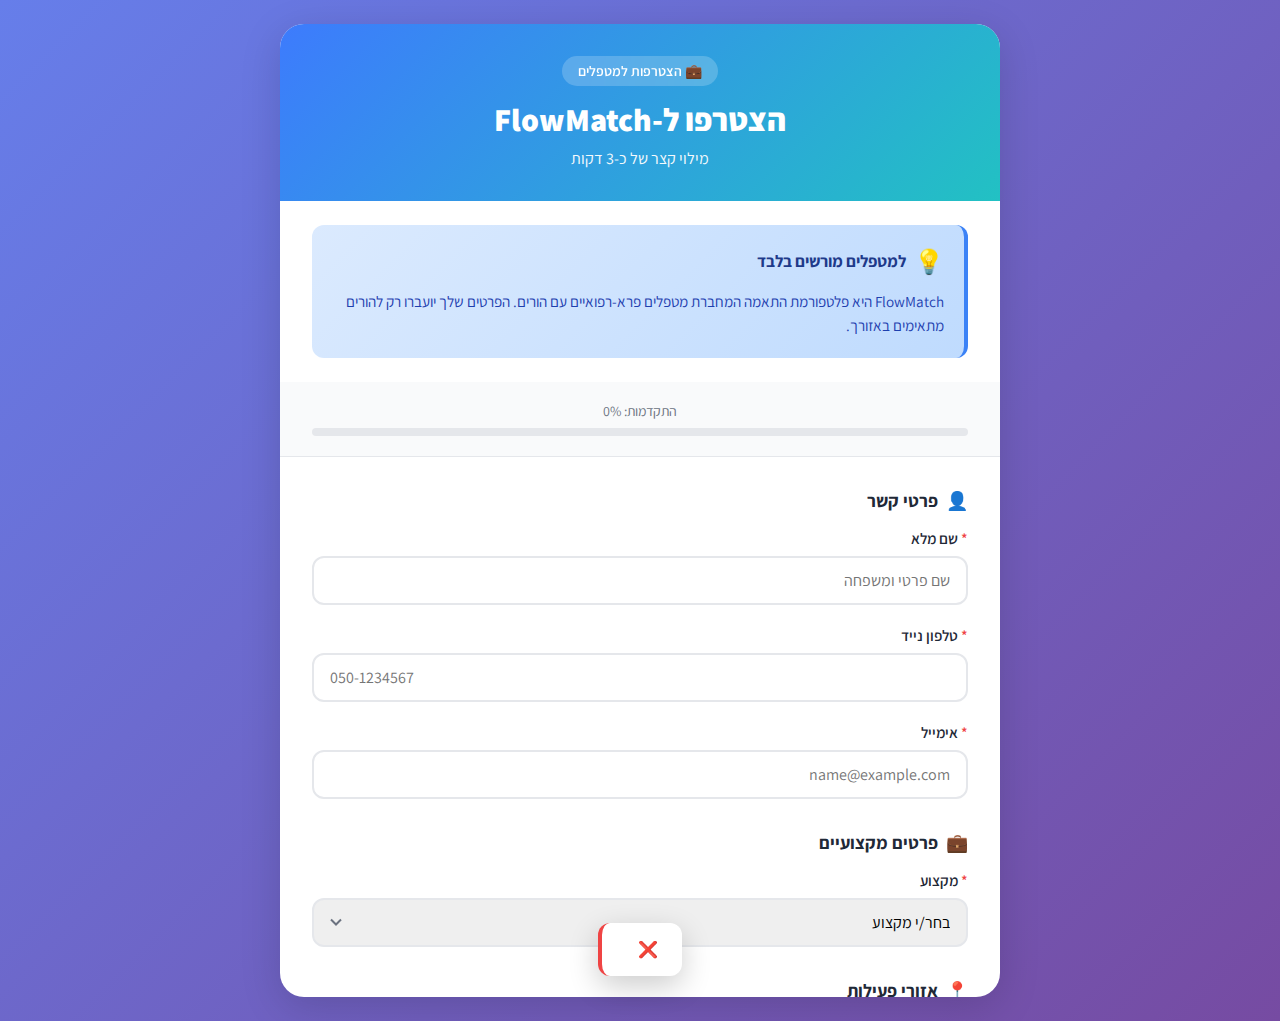
<file: therapist-form.html>
<!DOCTYPE html>
<html lang="he" dir="rtl">
<head>
  <meta charset="UTF-8">
  <meta name="viewport" content="width=device-width, initial-scale=1.0">
  <title>FlowMatch - טופס מטפלים</title>
  
  <link rel="preconnect" href="https://fonts.googleapis.com">
  <link rel="preconnect" href="https://fonts.gstatic.com" crossorigin>
  <link href="https://fonts.googleapis.com/css2?family=Assistant:wght@400;600;700;800&display=swap" rel="stylesheet">
  
  <style>
    :root {
      --primary: #3d7bfd;
      --primary-light: #e0f2fe;
      --secondary: #22c1c3;
      --success: #10b981;
      --info: #3b82f6;
      --info-light: #dbeafe;
      --error: #ef4444;
      --text: #1f2937;
      --text-secondary: #6b7280;
      --surface: #f9fafb;
      --border: #e5e7eb;
      --white: #ffffff;
    }
    
    * {
      margin: 0;
      padding: 0;
      box-sizing: border-box;
    }
    
    body {
      font-family: 'Assistant', sans-serif;
      background: linear-gradient(135deg, #667eea 0%, #764ba2 100%);
      min-height: 100vh;
      padding: 24px;
      color: var(--text);
    }
    
    .container {
      max-width: 720px;
      margin: 0 auto;
      background: white;
      border-radius: 24px;
      box-shadow: 0 10px 40px rgba(0,0,0,0.15);
      overflow: hidden;
    }
    
    /* Header */
    .header {
      background: linear-gradient(135deg, var(--primary), var(--secondary));
      color: white;
      padding: 32px;
      text-align: center;
    }
    
    .badge {
      display: inline-block;
      background: rgba(255,255,255,0.2);
      padding: 6px 16px;
      border-radius: 999px;
      font-size: 0.875rem;
      font-weight: 600;
      margin-bottom: 12px;
      backdrop-filter: blur(10px);
    }
    
    .header h1 {
      font-size: 2rem;
      font-weight: 800;
      margin-bottom: 8px;
    }
    
    .header p {
      opacity: 0.95;
    }
    
    /* Important Notice */
    .notice {
      margin: 24px 32px;
      padding: 20px;
      background: linear-gradient(135deg, var(--info-light) 0%, #bfdbfe 100%);
      border-right: 4px solid var(--info);
      border-radius: 12px;
      animation: slideDown 0.5s;
    }
    
    .notice-title {
      display: flex;
      align-items: center;
      gap: 8px;
      font-weight: 700;
      color: #1e3a8a;
      margin-bottom: 12px;
      font-size: 1.05rem;
    }
    
    .notice-icon {
      font-size: 1.5rem;
    }
    
    .notice-text {
      font-size: 0.95rem;
      color: #1e40af;
      line-height: 1.6;
    }
    
    /* Progress */
    .progress-container {
      padding: 20px 32px;
      background: var(--surface);
      border-bottom: 1px solid var(--border);
    }
    
    .progress-text {
      text-align: center;
      font-size: 0.875rem;
      color: var(--text-secondary);
      margin-bottom: 8px;
    }
    
    .progress-bar {
      width: 100%;
      height: 8px;
      background: var(--border);
      border-radius: 999px;
      overflow: hidden;
    }
    
    .progress-fill {
      height: 100%;
      background: linear-gradient(90deg, var(--primary), var(--secondary));
      transition: width 0.3s;
      width: 0%;
    }
    
    /* Form */
    .form-content {
      padding: 32px;
      max-height: 60vh;
      overflow-y: auto;
    }
    
    .section {
      margin-bottom: 32px;
      opacity: 0;
      transform: translateY(20px);
      transition: all 0.3s;
    }
    
    .section.visible {
      opacity: 1;
      transform: translateY(0);
    }
    
    .section-title {
      font-size: 1.125rem;
      font-weight: 700;
      margin-bottom: 16px;
      display: flex;
      align-items: center;
      gap: 8px;
    }
    
    .form-group {
      margin-bottom: 20px;
    }
    
    label {
      display: block;
      font-weight: 600;
      margin-bottom: 8px;
      font-size: 0.95rem;
    }
    
    .required {
      color: var(--error);
    }
    
    .hint {
      font-size: 0.875rem;
      color: var(--text-secondary);
      margin-top: 4px;
    }
    
    input[type="text"],
    input[type="tel"],
    input[type="email"],
    select {
      width: 100%;
      padding: 12px 16px;
      font-size: 1rem;
      font-family: 'Assistant', sans-serif;
      border: 2px solid var(--border);
      border-radius: 12px;
      transition: all 0.2s;
    }
    
    input:focus,
    select:focus {
      outline: none;
      border-color: var(--primary);
      box-shadow: 0 0 0 3px rgba(61, 123, 253, 0.1);
    }
    
    select {
      cursor: pointer;
      appearance: none;
      background-image: url("data:image/svg+xml,%3Csvg width='12' height='8' viewBox='0 0 12 8' fill='none' xmlns='http://www.w3.org/2000/svg'%3E%3Cpath d='M1 1.5L6 6.5L11 1.5' stroke='%236b7280' stroke-width='2'/%3E%3C/svg%3E");
      background-repeat: no-repeat;
      background-position: left 16px center;
      padding-left: 40px;
    }
    
    /* Checkboxes */
    .checkbox-chips {
      display: flex;
      flex-wrap: wrap;
      gap: 8px;
      margin-top: 8px;
    }
    
    .checkbox-chip {
      position: relative;
    }
    
    .checkbox-chip input {
      position: absolute;
      opacity: 0;
    }
    
    .checkbox-chip label {
      display: flex;
      align-items: center;
      gap: 6px;
      padding: 10px 16px;
      background: var(--surface);
      border: 2px solid var(--border);
      border-radius: 999px;
      font-size: 0.95rem;
      font-weight: 600;
      cursor: pointer;
      transition: all 0.2s;
      margin: 0;
    }
    
    .checkbox-chip input:checked + label {
      background: var(--primary);
      border-color: var(--primary);
      color: white;
    }
    
    .checkbox-chip label:hover {
      border-color: var(--primary);
      transform: translateY(-2px);
    }
    
    /* Radio */
    .radio-group {
      display: flex;
      flex-direction: column;
      gap: 12px;
      margin-top: 8px;
    }
    
    .radio-option {
      position: relative;
    }
    
    .radio-option input {
      position: absolute;
      opacity: 0;
    }
    
    .radio-option label {
      display: block;
      padding: 12px 16px;
      background: var(--surface);
      border: 2px solid var(--border);
      border-radius: 12px;
      cursor: pointer;
      transition: all 0.2s;
      margin: 0;
    }
    
    .radio-option input:checked + label {
      background: var(--primary);
      border-color: var(--primary);
      color: white;
    }
    
    /* Sub-specs */
    .sub-container {
      margin-top: 16px;
      padding: 16px;
      background: var(--primary-light);
      border-radius: 12px;
      border: 2px dashed var(--primary);
      display: none;
    }
    
    .sub-container.show {
      display: block;
      animation: slideDown 0.3s;
    }
    
    .sub-title {
      font-size: 0.875rem;
      font-weight: 700;
      color: #1e40af;
      margin-bottom: 8px;
    }
    
    @keyframes slideDown {
      from { opacity: 0; max-height: 0; }
      to { opacity: 1; max-height: 1000px; }
    }
    
    /* Consent Box */
    .consent-box {
      margin: 24px 0;
      padding: 20px;
      background: var(--surface);
      border: 2px solid var(--border);
      border-radius: 12px;
    }
    
    .consent-checkbox {
      display: flex;
      align-items: start;
      gap: 12px;
      cursor: pointer;
    }
    
    .consent-checkbox input[type="checkbox"] {
      margin-top: 4px;
      width: 20px;
      height: 20px;
      cursor: pointer;
      flex-shrink: 0;
    }
    
    .consent-text {
      font-size: 0.95rem;
      line-height: 1.6;
      color: var(--text);
    }
    
    .consent-text strong {
      font-weight: 700;
    }
    
    .consent-text ul {
      margin: 8px 0;
      padding-right: 20px;
    }
    
    .consent-text li {
      margin: 4px 0;
    }
    
    /* Button */
    .btn {
      width: 100%;
      padding: 16px;
      font-size: 1.125rem;
      font-weight: 700;
      font-family: 'Assistant', sans-serif;
      background: linear-gradient(135deg, var(--primary), var(--secondary));
      color: white;
      border: none;
      border-radius: 12px;
      cursor: pointer;
      transition: all 0.2s;
      display: flex;
      align-items: center;
      justify-content: center;
      gap: 8px;
      box-shadow: 0 4px 12px rgba(61, 123, 253, 0.3);
    }
    
    .btn:hover:not(:disabled) {
      transform: translateY(-2px);
      box-shadow: 0 6px 20px rgba(61, 123, 253, 0.4);
    }
    
    .btn:disabled {
      opacity: 0.6;
      cursor: not-allowed;
    }
    
    /* Loading & Success */
    .loading,
    .success {
      display: none;
      text-align: center;
      padding: 48px 32px;
    }
    
    .loading.show,
    .success.show {
      display: block;
    }
    
    .spinner {
      border: 4px solid var(--border);
      border-top-color: var(--primary);
      border-radius: 50%;
      width: 48px;
      height: 48px;
      animation: spin 1s linear infinite;
      margin: 0 auto 16px;
    }
    
    @keyframes spin {
      to { transform: rotate(360deg); }
    }
    
    .success-icon {
      font-size: 4rem;
      margin-bottom: 16px;
      animation: bounceIn 0.5s;
    }
    
    @keyframes bounceIn {
      0% { transform: scale(0); }
      50% { transform: scale(1.1); }
      100% { transform: scale(1); }
    }
    
    .success h2 {
      color: var(--success);
      margin-bottom: 12px;
    }
    
    .success p {
      color: var(--text-secondary);
      line-height: 1.6;
    }
    
    /* Toast */
    .toast {
      position: fixed;
      bottom: 24px;
      left: 50%;
      transform: translateX(-50%) translateY(100px);
      background: white;
      padding: 16px 24px;
      border-radius: 12px;
      box-shadow: 0 10px 30px rgba(0,0,0,0.2);
      display: flex;
      align-items: center;
      gap: 12px;
      z-index: 1000;
      transition: all 0.3s;
      border-left: 4px solid var(--error);
    }
    
    .toast.show {
      transform: translateX(-50%) translateY(0);
    }
    
    /* Responsive */
    @media (max-width: 768px) {
      body { padding: 16px; }
      .header h1 { font-size: 1.5rem; }
      .form-content { padding: 24px; max-height: none; }
      .notice { margin: 16px 24px; padding: 16px; }
    }
  </style>
</head>

<body>
  <div class="container">
    <!-- Header -->
    <div class="header">
      <div class="badge">💼 הצטרפות למטפלים</div>
      <h1>הצטרפו ל-FlowMatch</h1>
      <p>מילוי קצר של כ-3 דקות</p>
    </div>
    
    <!-- Important Notice -->
    <div class="notice">
      <div class="notice-title">
        <span class="notice-icon">💡</span>
        <span>למטפלים מורשים בלבד</span>
      </div>
      <div class="notice-text">
        FlowMatch היא פלטפורמת התאמה המחברת מטפלים פרא-רפואיים עם הורים.
        הפרטים שלך יועברו רק להורים מתאימים באזורך.
      </div>
    </div>
    
    <!-- Progress -->
    <div class="progress-container">
      <div class="progress-text">התקדמות: <span id="pct">0%</span></div>
      <div class="progress-bar">
        <div class="progress-fill" id="progress"></div>
      </div>
    </div>
    
    <!-- Form -->
    <div class="form-content">
      <form id="form">
        
        <!-- פרטי קשר -->
        <div class="section">
          <h3 class="section-title">
            <span>👤</span>
            פרטי קשר
          </h3>
          
          <div class="form-group">
            <label><span class="required">*</span> שם מלא</label>
            <input type="text" id="name" placeholder="שם פרטי ומשפחה" required />
          </div>
          
          <div class="form-group">
            <label><span class="required">*</span> טלפון נייד</label>
            <input type="tel" id="phone" placeholder="050-1234567" required />
          </div>
          
          <div class="form-group">
            <label><span class="required">*</span> אימייל</label>
            <input type="email" id="email" placeholder="name@example.com" required />
          </div>
        </div>
        
        <!-- מקצוע -->
        <div class="section">
          <h3 class="section-title">
            <span>💼</span>
            פרטים מקצועיים
          </h3>
          
          <div class="form-group">
            <label><span class="required">*</span> מקצוע</label>
            <select id="profession" required>
              <option value="">בחר/י מקצוע</option>
              <option value="קלינאות תקשורת">קלינאות תקשורת</option>
              <option value="ריפוי בעיסוק">ריפוי בעיסוק</option>
              <option value="פיזיותרפיה">פיזיותרפיה</option>
              <option value="טיפול רגשי">טיפול רגשי</option>
            </select>
            
            <div class="sub-container" id="subContainer">
              <div class="sub-title">⭐ תחומי עניין / התמחויות (אופציונלי)</div>
              <div class="checkbox-chips" id="subChips"></div>
            </div>
          </div>
        </div>
        
        <!-- מיקום -->
        <div class="section">
          <h3 class="section-title">
            <span>📍</span>
            אזורי פעילות
          </h3>
          
          <div class="form-group">
            <label><span class="required">*</span> אזור פעילות ראשי</label>
            <select id="region" required>
              <option value="">בחר/י אזור</option>
              <option value="מרכז">מרכז</option>
              <option value="שרון">שרון</option>
              <option value="שפלה">שפלה</option>
              <option value="ירושלים והסביבה">ירושלים והסביבה</option>
              <option value="צפון">צפון</option>
              <option value="דרום">דרום</option>
              <option value="נגב">נגב</option>
              <option value="אזור חיפה">אזור חיפה</option>
            </select>
          </div>
          
          <div class="form-group">
            <label><span class="required">*</span> סוג טיפול (בחר/י מספר)</label>
            <div class="checkbox-chips">
              <div class="checkbox-chip">
                <input type="checkbox" id="type1" value="🏢 קליניקה (מיקום קבוע)">
                <label for="type1"><span>🏢</span> קליניקה</label>
              </div>
              <div class="checkbox-chip">
                <input type="checkbox" id="type2" value="🏠 הגעה לבית">
                <label for="type2"><span>🏠</span> הגעה לבית</label>
              </div>
              <div class="checkbox-chip">
                <input type="checkbox" id="type3" value="💻 טיפול אונליין">
                <label for="type3"><span>💻</span> טיפול אונליין</label>
              </div>
            </div>
          </div>
          
          <div class="form-group">
            <label><span class="required">*</span> שפות טיפול (בחר/י מספר)</label>
            <div class="checkbox-chips">
              <div class="checkbox-chip">
                <input type="checkbox" id="lang1" value="עברית">
                <label for="lang1">עברית</label>
              </div>
              <div class="checkbox-chip">
                <input type="checkbox" id="lang2" value="אנגלית">
                <label for="lang2">אנגלית</label>
              </div>
              <div class="checkbox-chip">
                <input type="checkbox" id="lang3" value="ערבית">
                <label for="lang3">ערבית</label>
              </div>
              <div class="checkbox-chip">
                <input type="checkbox" id="lang4" value="רוסית">
                <label for="lang4">רוסית</label>
              </div>
            </div>
          </div>
        </div>
        
        <!-- זמינות -->
        <div class="section">
          <h3 class="section-title">
            <span>🗓️</span>
            זמינות ומחירים
          </h3>
          
          <div class="form-group">
            <label><span class="required">*</span> קבוצות גיל (בחר/י מספר)</label>
            <div class="checkbox-chips">
              <div class="checkbox-chip">
                <input type="checkbox" id="age1" value="0-3">
                <label for="age1">0-3</label>
              </div>
              <div class="checkbox-chip">
                <input type="checkbox" id="age2" value="3-6">
                <label for="age2">3-6</label>
              </div>
              <div class="checkbox-chip">
                <input type="checkbox" id="age3" value="6-9">
                <label for="age3">6-9</label>
              </div>
              <div class="checkbox-chip">
                <input type="checkbox" id="age4" value="9-12">
                <label for="age4">9-12</label>
              </div>
              <div class="checkbox-chip">
                <input type="checkbox" id="age5" value="12-16">
                <label for="age5">12-16</label>
              </div>
              <div class="checkbox-chip">
                <input type="checkbox" id="age6" value="16+">
                <label for="age6">16+</label>
              </div>
            </div>
          </div>
          
          <div class="form-group">
            <label><span class="required">*</span> זמינות נוכחית</label>
            <div class="radio-group">
              <div class="radio-option">
                <input type="radio" id="avail1" name="availability" value="🟢 פנוי/ה - יכול/ה לקבל עכשיו" checked>
                <label for="avail1">🟢 פנוי/ה - יכול/ה לקבל עכשיו</label>
              </div>
              <div class="radio-option">
                <input type="radio" id="avail2" name="availability" value="🟡 מוגבל/ת - רשימת המתנה קצרה">
                <label for="avail2">🟡 מוגבל/ת - רשימת המתנה קצרה</label>
              </div>
              <div class="radio-option">
                <input type="radio" id="avail3" name="availability" value="🔴 מלא/ה - לא מקבל/ת מטופלים חדשים">
                <label for="avail3">🔴 מלא/ה - לא מקבל/ת מטופלים חדשים</label>
              </div>
            </div>
          </div>
          
          <div class="form-group">
            <label><span class="required">*</span> ימים זמינים (בחר/י מספר)</label>
            <div class="checkbox-chips">
              <div class="checkbox-chip">
                <input type="checkbox" id="day1" value="ראשון">
                <label for="day1">ראשון</label>
              </div>
              <div class="checkbox-chip">
                <input type="checkbox" id="day2" value="שני">
                <label for="day2">שני</label>
              </div>
              <div class="checkbox-chip">
                <input type="checkbox" id="day3" value="שלישי">
                <label for="day3">שלישי</label>
              </div>
              <div class="checkbox-chip">
                <input type="checkbox" id="day4" value="רביעי">
                <label for="day4">רביעי</label>
              </div>
              <div class="checkbox-chip">
                <input type="checkbox" id="day5" value="חמישי">
                <label for="day5">חמישי</label>
              </div>
              <div class="checkbox-chip">
                <input type="checkbox" id="day6" value="שישי">
                <label for="day6">שישי</label>
              </div>
            </div>
          </div>
          
          <div class="form-group">
            <label><span class="required">*</span> משך מפגש (בחר/י מספר)</label>
            <div class="checkbox-chips">
              <div class="checkbox-chip">
                <input type="checkbox" id="dur1" value="45 דקות">
                <label for="dur1">45 דקות</label>
              </div>
              <div class="checkbox-chip">
                <input type="checkbox" id="dur2" value="60 דקות">
                <label for="dur2">60 דקות</label>
              </div>
            </div>
          </div>
          
          <div class="form-group">
            <label><span class="required">*</span> מחיר למפגש</label>
            <select id="price" required>
              <option value="">בחר/י טווח מחירים</option>
              <option value="₪200-300">₪200-300</option>
              <option value="₪300-400">₪300-400</option>
              <option value="₪400-500">₪400-500</option>
              <option value="₪500+">₪500+</option>
            </select>
          </div>
        </div>
        
        <!-- ערך מוסף -->
        <div class="section">
          <h3 class="section-title">
            <span>⭐</span>
            ערך מוסף
          </h3>
          
          <div class="form-group">
            <label>מה חשוב לך להדגיש? (אופציונלי)</label>
            <div class="checkbox-chips">
              <div class="checkbox-chip">
                <input type="checkbox" id="em1" value="⚡ זמינות מהירה">
                <label for="em1"><span>⚡</span> זמינות מהירה</label>
              </div>
              <div class="checkbox-chip">
                <input type="checkbox" id="em2" value="🎓 ניסיון עם חינוך מיוחד">
                <label for="em2"><span>🎓</span> ניסיון עם חינוך מיוחד</label>
              </div>
              <div class="checkbox-chip">
                <input type="checkbox" id="em3" value="💰 מחיר נוח">
                <label for="em3"><span>💰</span> מחיר נוח</label>
              </div>
              <div class="checkbox-chip">
                <input type="checkbox" id="em4" value="❤️ דגש רגשי">
                <label for="em4"><span>❤️</span> דגש רגשי</label>
              </div>
              <div class="checkbox-chip">
                <input type="checkbox" id="em5" value="📍 קליניקה נגישה">
                <label for="em5"><span>📍</span> קליניקה נגישה</label>
              </div>
            </div>
          </div>
        </div>
        
        <!-- Consent Box -->
        <div class="consent-box">
          <label class="consent-checkbox">
            <input type="checkbox" id="consent" required>
            <div class="consent-text">
              <strong>אני מאשר/ת:</strong>
              <ul>
                <li>הפרטים שמסרתי נכונים ומדויקים</li>
                <li>אני מחזיק/ה רישיון בתוקף לעיסוק במקצוע</li>
                <li>FlowMatch תעביר את פרטיי להורים מעוניינים</li>
                <li>המידע יישמר במערכת למשך 30 יום</li>
              </ul>
            </div>
          </label>
        </div>
        
        <!-- Submit -->
        <button type="submit" class="btn" id="submitBtn">
          <span>🚀</span>
          הצטרפות ל-FlowMatch
        </button>
        
      </form>
      
      <!-- Loading -->
      <div class="loading" id="loading">
        <div class="spinner"></div>
        <p>שולח את הפרטים...</p>
      </div>
      
      <!-- Success -->
      <div class="success" id="success">
        <div class="success-icon">✅</div>
        <h2>ההצטרפות הושלמה!</h2>
        <p>תודה רבה! נתחיל להעביר אליך הורים מתאימים בהקדם.</p>
      </div>
    </div>
  </div>
  
  <!-- Toast -->
  <div class="toast" id="toast">
    <span>❌</span>
    <span id="toastMsg"></span>
  </div>
  
  <script>
    // ✅ Google Form Config - VERIFIED
    const CONFIG = {
      url: 'https://docs.google.com/forms/d/e/1FAIpQLSeUfzb6uJRkGCXUVARnGlW59_8JzbmBd-OYEA56e92CWIERQg/formResponse',
      entries: {
        name: 'entry.2093942277',
        phone: 'entry.163788267',
        email: 'entry.1931529217',
        profession: 'entry.437387383',
        specialties: 'entry.2039270854',        // Multi-select
        region: 'entry.188383966',
        treatmentType: 'entry.516770792',        // Multi-select
        languages: 'entry.566441915',            // Multi-select
        ageGroups: 'entry.2022492600',           // Multi-select
        availability: 'entry.1859786940',
        days: 'entry.1336785594',                // Multi-select
        duration: 'entry.1153432280',            // Multi-select
        price: 'entry.2020310323',
        emphasis: 'entry.1237277678'             // Multi-select
      }
    };
    
    const SPECIALTIES = {
      'קלינאות תקשורת': ['הפרעות היגוי', 'קשיי שפה', 'גמגום', 'עיכוב שפתי'],
      'ריפוי בעיסוק': ['ויסות חושי', 'מוטוריקה עדינה', 'מוטוריקה גסה', 'קשב וריכוז'],
      'פיזיותרפיה': ['שיווי משקל', 'כוח שרירים', 'גמישות'],
      'טיפול רגשי': ['חרדות', 'קשיי הסתגלות', 'ויסות רגשי', 'התנהגות']
    };
    
    let selectedSpecialties = [];
    
    // Progress
    function updateProgress() {
      const req = document.querySelectorAll('[required]');
      let filled = 0;
      req.forEach(el => {
        if (el.type === 'checkbox') {
          if (el.checked) filled++;
        } else if (el.value && el.value.trim()) {
          filled++;
        }
      });
      const pct = Math.round((filled / req.length) * 100);
      document.getElementById('progress').style.width = pct + '%';
      document.getElementById('pct').textContent = pct + '%';
    }
    
    // Toast
    function showToast(msg) {
      const toast = document.getElementById('toast');
      document.getElementById('toastMsg').textContent = msg;
      setTimeout(() => toast.classList.add('show'), 100);
      setTimeout(() => toast.classList.remove('show'), 3000);
    }
    
    // Dynamic specialties
    document.getElementById('profession').addEventListener('change', function() {
      const container = document.getElementById('subContainer');
      const chips = document.getElementById('subChips');
      selectedSpecialties = [];
      chips.innerHTML = '';
      
      if (this.value && SPECIALTIES[this.value]) {
        container.classList.add('show');
        SPECIALTIES[this.value].forEach((spec, i) => {
          const id = 's' + i;
          const div = document.createElement('div');
          div.className = 'checkbox-chip';
          div.innerHTML = `
            <input type="checkbox" id="${id}" value="${spec}">
            <label for="${id}">${spec}</label>
          `;
          div.querySelector('input').addEventListener('change', function() {
            if (this.checked) {
              selectedSpecialties.push(spec);
            } else {
              selectedSpecialties = selectedSpecialties.filter(s => s !== spec);
            }
          });
          chips.appendChild(div);
        });
      } else {
        container.classList.remove('show');
      }
    });
    
    // Form submit
    document.getElementById('form').addEventListener('submit', async function(e) {
      e.preventDefault();
      
      // Validate consent
      if (!document.getElementById('consent').checked) {
        showToast('אנא אשר/י את תנאי השימוש');
        return;
      }
      
      // Validate required
      if (!document.getElementById('name').value.trim()) {
        showToast('אנא הזן/י שם מלא');
        return;
      }
      if (!document.getElementById('phone').value.trim()) {
        showToast('אנא הזן/י טלפון');
        return;
      }
      if (!document.getElementById('email').value.trim()) {
        showToast('אנא הזן/י אימייל');
        return;
      }
      if (!document.getElementById('profession').value) {
        showToast('אנא בחר/י מקצוע');
        return;
      }
      if (!document.getElementById('region').value) {
        showToast('אנא בחר/י אזור');
        return;
      }
      if (!document.getElementById('price').value) {
        showToast('אנא בחר/י מחיר');
        return;
      }
      
      // Check at least one checkbox in required groups
      const treatmentTypes = document.querySelectorAll('[id^="type"]:checked');
      if (treatmentTypes.length === 0) {
        showToast('אנא בחר/י לפחות סוג טיפול אחד');
        return;
      }
      
      const languages = document.querySelectorAll('[id^="lang"]:checked');
      if (languages.length === 0) {
        showToast('אנא בחר/י לפחות שפה אחת');
        return;
      }
      
      const ageGroups = document.querySelectorAll('[id^="age"]:checked');
      if (ageGroups.length === 0) {
        showToast('אנא בחר/י לפחות קבוצת גיל אחת');
        return;
      }
      
      const days = document.querySelectorAll('[id^="day"]:checked');
      if (days.length === 0) {
        showToast('אנא בחר/י לפחות יום אחד');
        return;
      }
      
      const durations = document.querySelectorAll('[id^="dur"]:checked');
      if (durations.length === 0) {
        showToast('אנא בחר/י לפחות משך מפגש אחד');
        return;
      }
      
      // Show loading
      document.querySelector('form').style.display = 'none';
      document.getElementById('loading').classList.add('show');
      
      // Prepare data
      const formData = new FormData();
      formData.append(CONFIG.entries.name, document.getElementById('name').value);
      formData.append(CONFIG.entries.phone, document.getElementById('phone').value);
      formData.append(CONFIG.entries.email, document.getElementById('email').value);
      formData.append(CONFIG.entries.profession, document.getElementById('profession').value);
      
      // Specialties (multi-select)
      selectedSpecialties.forEach(spec => {
        formData.append(CONFIG.entries.specialties, spec);
      });
      
      formData.append(CONFIG.entries.region, document.getElementById('region').value);
      
      // Treatment types (multi-select)
      treatmentTypes.forEach(cb => {
        formData.append(CONFIG.entries.treatmentType, cb.value);
      });
      
      // Languages (multi-select)
      languages.forEach(cb => {
        formData.append(CONFIG.entries.languages, cb.value);
      });
      
      // Age groups (multi-select)
      ageGroups.forEach(cb => {
        formData.append(CONFIG.entries.ageGroups, cb.value);
      });
      
      formData.append(CONFIG.entries.availability, document.querySelector('[name="availability"]:checked').value);
      
      // Days (multi-select)
      days.forEach(cb => {
        formData.append(CONFIG.entries.days, cb.value);
      });
      
      // Duration (multi-select)
      durations.forEach(cb => {
        formData.append(CONFIG.entries.duration, cb.value);
      });
      
      formData.append(CONFIG.entries.price, document.getElementById('price').value);
      
      // Emphasis (multi-select optional)
      const emphasis = document.querySelectorAll('[id^="em"]:checked');
      emphasis.forEach(cb => {
        formData.append(CONFIG.entries.emphasis, cb.value);
      });
      
      try {
        // Create iframe for submission
        const iframe = document.createElement('iframe');
        iframe.name = 'hidden_iframe';
        iframe.style.display = 'none';
        document.body.appendChild(iframe);
        
        // Create form element
        const actualForm = document.createElement('form');
        actualForm.action = CONFIG.url;
        actualForm.method = 'POST';
        actualForm.target = 'hidden_iframe';
        
        // Add all data
        for (let [key, value] of formData.entries()) {
          const input = document.createElement('input');
          input.type = 'hidden';
          input.name = key;
          input.value = value;
          actualForm.appendChild(input);
        }
        
        // Submit
        document.body.appendChild(actualForm);
        actualForm.submit();
        
        // Show success
        setTimeout(() => {
          document.getElementById('loading').classList.remove('show');
          document.getElementById('success').classList.add('show');
          document.body.removeChild(actualForm);
          document.body.removeChild(iframe);
        }, 2000);
        
      } catch (err) {
        console.error(err);
        showToast('שגיאה בשליחה. נסה/י שוב');
        document.getElementById('loading').classList.remove('show');
        document.querySelector('form').style.display = 'block';
      }
    });
    
    // Track progress
    document.querySelectorAll('input, select').forEach(el => {
      el.addEventListener('input', updateProgress);
      el.addEventListener('change', updateProgress);
    });
    
    // Animate sections
    window.addEventListener('load', () => {
      document.querySelectorAll('.section').forEach((sec, i) => {
        setTimeout(() => sec.classList.add('visible'), i * 150);
      });
    });
    
    updateProgress();
  </script>
</body>
</html>
</file>
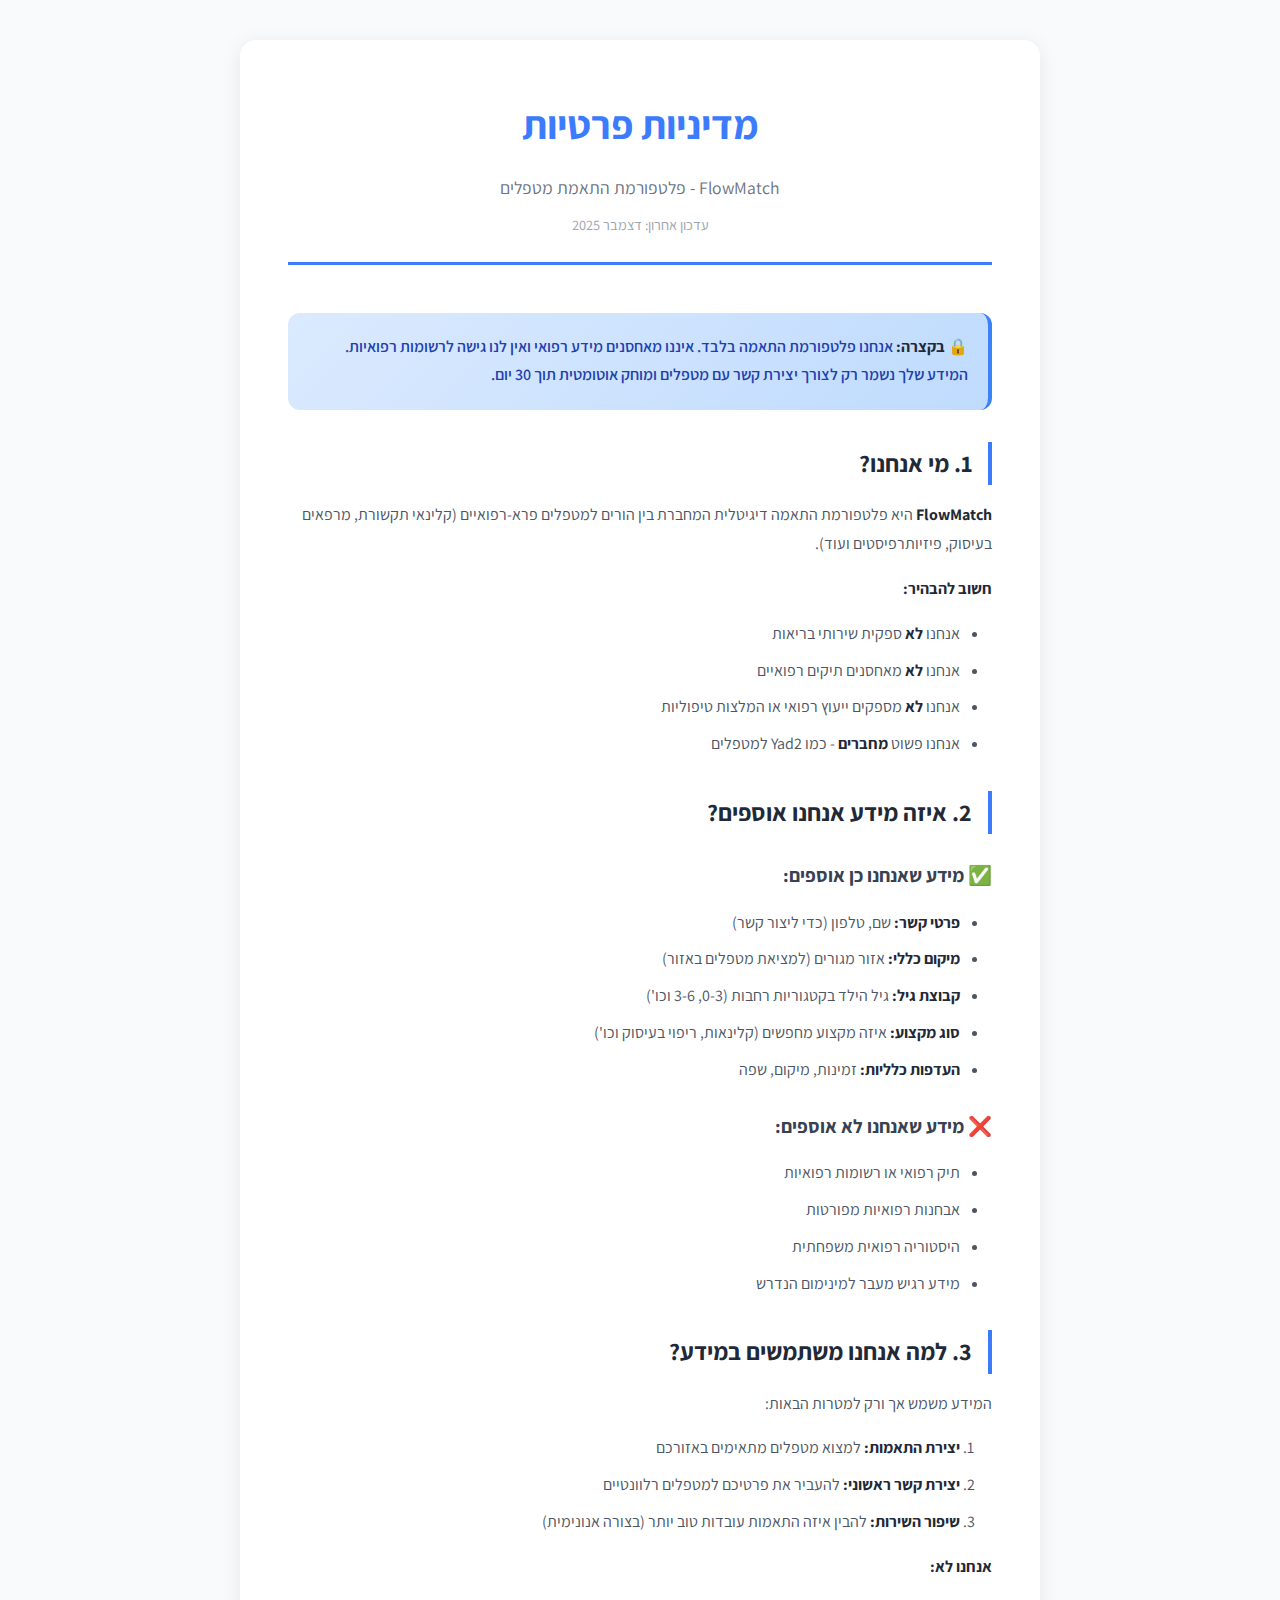
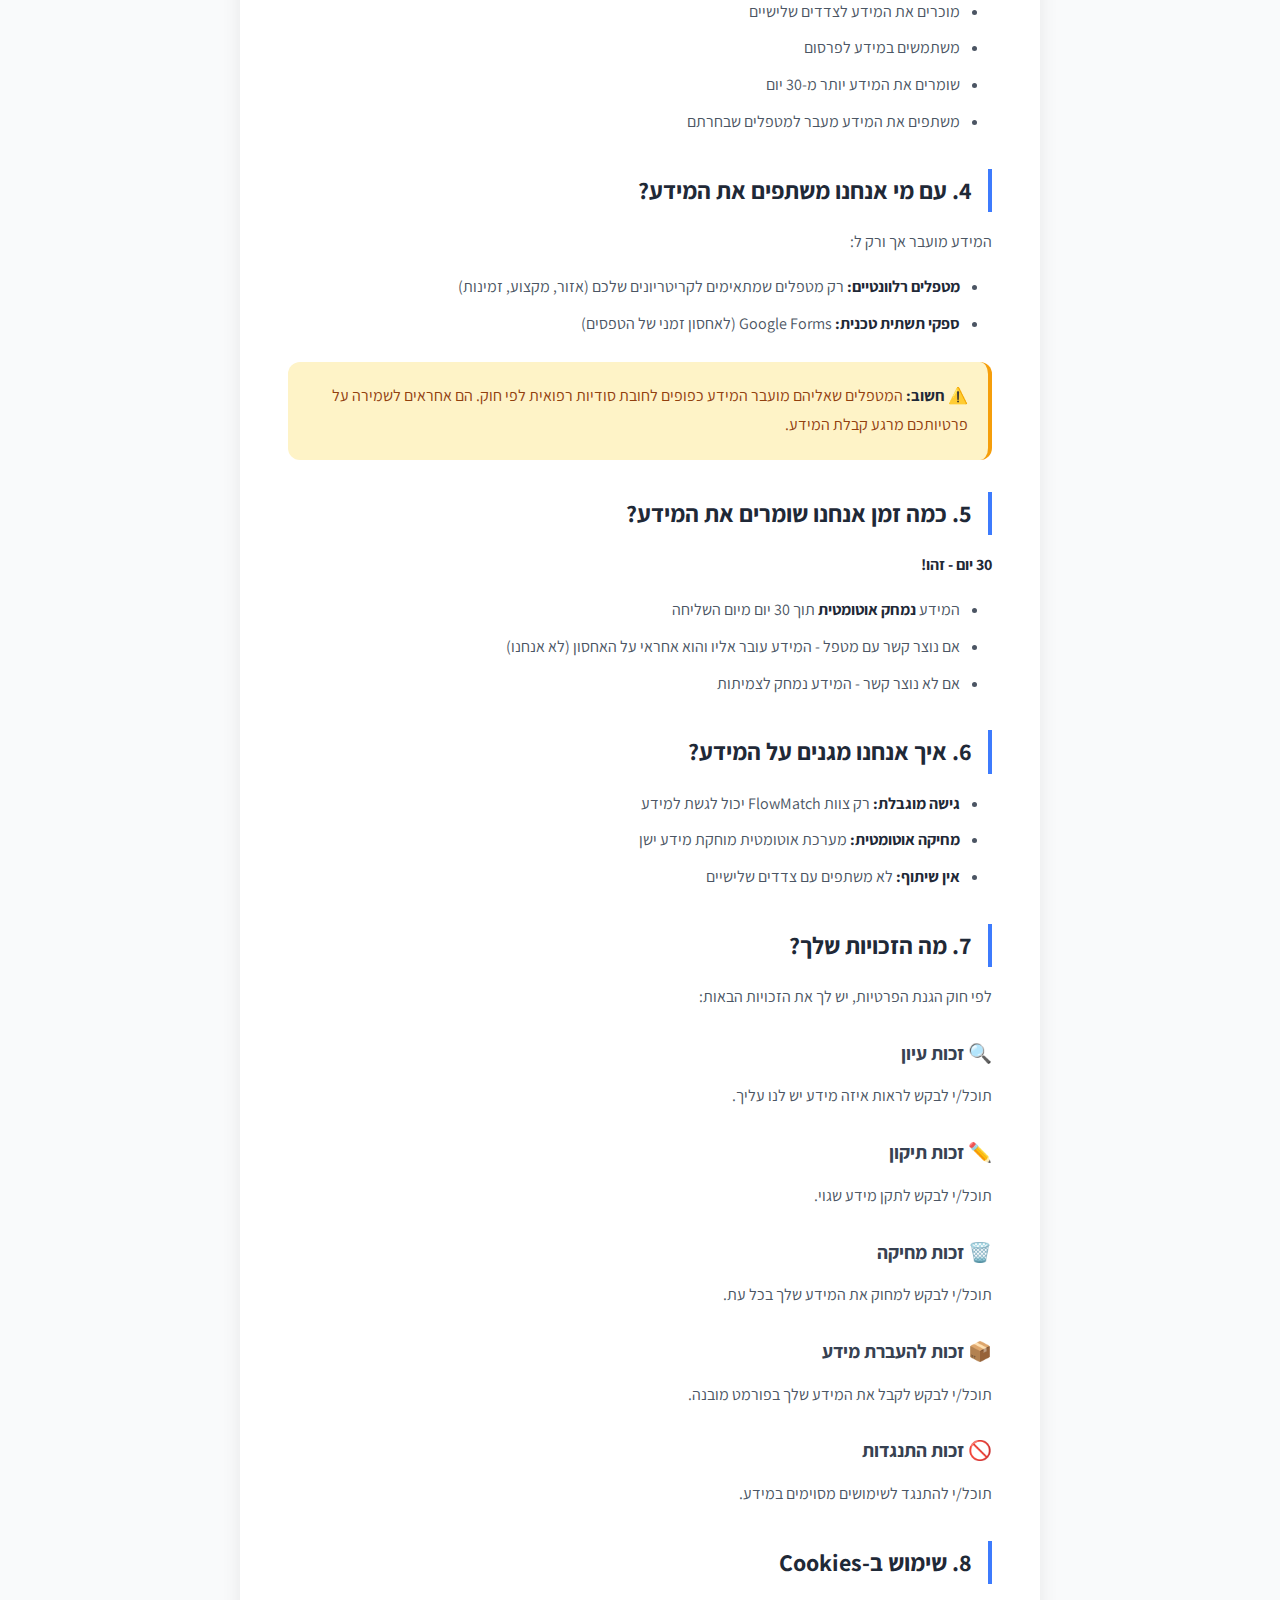
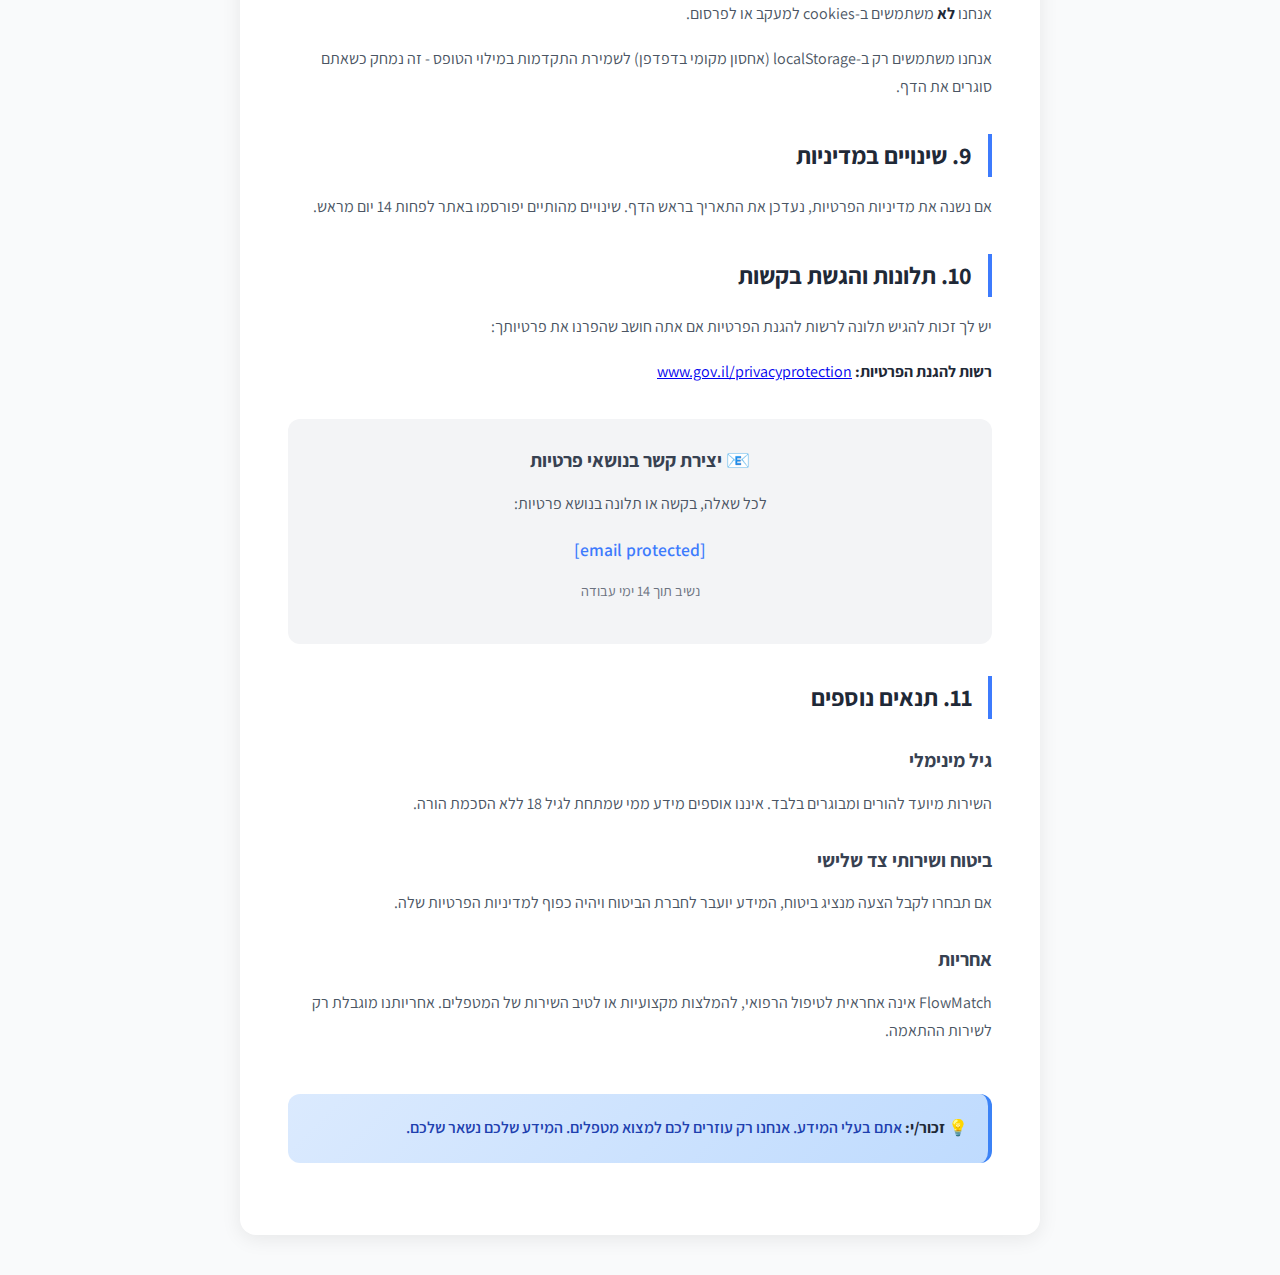
<file: parent/form-legal.html>
<!DOCTYPE html>
<html lang="he" dir="rtl">
<head>
  <meta charset="UTF-8">
  <meta name="viewport" content="width=device-width, initial-scale=1.0">
  <title>מדיניות פרטיות - FlowMatch</title>
  
  <link href="https://fonts.googleapis.com/css2?family=Assistant:wght@400;600;700;800&display=swap" rel="stylesheet">
  
  <style>
    * {
      margin: 0;
      padding: 0;
      box-sizing: border-box;
    }
    
    body {
      font-family: 'Assistant', sans-serif;
      background: #f9fafb;
      padding: 40px 20px;
      color: #1f2937;
      line-height: 1.8;
    }
    
    .container {
      max-width: 800px;
      margin: 0 auto;
      background: white;
      padding: 48px;
      border-radius: 16px;
      box-shadow: 0 4px 20px rgba(0,0,0,0.08);
    }
    
    .header {
      text-align: center;
      margin-bottom: 48px;
      padding-bottom: 24px;
      border-bottom: 3px solid #3d7bfd;
    }
    
    h1 {
      font-size: 2.5rem;
      color: #3d7bfd;
      margin-bottom: 12px;
    }
    
    .subtitle {
      color: #6b7280;
      font-size: 1.1rem;
    }
    
    .updated {
      color: #9ca3af;
      font-size: 0.9rem;
      margin-top: 8px;
    }
    
    h2 {
      font-size: 1.5rem;
      color: #1f2937;
      margin: 32px 0 16px 0;
      padding-right: 16px;
      border-right: 4px solid #3d7bfd;
    }
    
    h3 {
      font-size: 1.2rem;
      color: #374151;
      margin: 24px 0 12px 0;
    }
    
    p {
      margin-bottom: 16px;
      color: #4b5563;
    }
    
    ul, ol {
      margin: 16px 0;
      padding-right: 32px;
    }
    
    li {
      margin: 8px 0;
      color: #4b5563;
    }
    
    strong {
      color: #1f2937;
      font-weight: 700;
    }
    
    .highlight-box {
      background: linear-gradient(135deg, #dbeafe 0%, #bfdbfe 100%);
      border-right: 4px solid #3b82f6;
      padding: 20px;
      border-radius: 12px;
      margin: 24px 0;
    }
    
    .highlight-box p {
      margin: 0;
      color: #1e40af;
      font-weight: 600;
    }
    
    .warning-box {
      background: #fef3c7;
      border-right: 4px solid #f59e0b;
      padding: 20px;
      border-radius: 12px;
      margin: 24px 0;
    }
    
    .warning-box p {
      margin: 0;
      color: #92400e;
    }
    
    .contact-box {
      background: #f3f4f6;
      padding: 24px;
      border-radius: 12px;
      margin: 32px 0;
      text-align: center;
    }
    
    .contact-box h3 {
      margin: 0 0 12px 0;
    }
    
    .contact-box a {
      color: #3d7bfd;
      text-decoration: none;
      font-weight: 600;
      font-size: 1.1rem;
    }
    
    .back-btn {
      display: inline-block;
      margin-top: 32px;
      padding: 12px 24px;
      background: linear-gradient(135deg, #3d7bfd, #22c1c3);
      color: white;
      text-decoration: none;
      border-radius: 8px;
      font-weight: 700;
      transition: transform 0.2s;
    }
    
    .back-btn:hover {
      transform: translateY(-2px);
    }
    
    @media (max-width: 768px) {
      .container {
        padding: 32px 24px;
      }
      h1 {
        font-size: 2rem;
      }
      h2 {
        font-size: 1.3rem;
      }
    }
  </style>
</head>
<body>
  <div class="container">
    <div class="header">
      <h1>מדיניות פרטיות</h1>
      <div class="subtitle">FlowMatch - פלטפורמת התאמת מטפלים</div>
      <div class="updated">עדכון אחרון: דצמבר 2025</div>
    </div>
    
    <div class="highlight-box">
      <p><strong>🔒 בקצרה:</strong> אנחנו פלטפורמת התאמה בלבד. איננו מאחסנים מידע רפואי ואין לנו גישה לרשומות רפואיות. המידע שלך נשמר רק לצורך יצירת קשר עם מטפלים ומוחק אוטומטית תוך 30 יום.</p>
    </div>
    
    <h2>1. מי אנחנו?</h2>
    <p><strong>FlowMatch</strong> היא פלטפורמת התאמה דיגיטלית המחברת בין הורים למטפלים פרא-רפואיים (קלינאי תקשורת, מרפאים בעיסוק, פיזיותרפיסטים ועוד).</p>
    
    <p><strong>חשוב להבהיר:</strong></p>
    <ul>
      <li>אנחנו <strong>לא</strong> ספקית שירותי בריאות</li>
      <li>אנחנו <strong>לא</strong> מאחסנים תיקים רפואיים</li>
      <li>אנחנו <strong>לא</strong> מספקים ייעוץ רפואי או המלצות טיפוליות</li>
      <li>אנחנו פשוט <strong>מחברים</strong> - כמו Yad2 למטפלים</li>
    </ul>
    
    <h2>2. איזה מידע אנחנו אוספים?</h2>
    
    <h3>✅ מידע שאנחנו כן אוספים:</h3>
    <ul>
      <li><strong>פרטי קשר:</strong> שם, טלפון (כדי ליצור קשר)</li>
      <li><strong>מיקום כללי:</strong> אזור מגורים (למציאת מטפלים באזור)</li>
      <li><strong>קבוצת גיל:</strong> גיל הילד בקטגוריות רחבות (0-3, 3-6 וכו')</li>
      <li><strong>סוג מקצוע:</strong> איזה מקצוע מחפשים (קלינאות, ריפוי בעיסוק וכו')</li>
      <li><strong>העדפות כלליות:</strong> זמינות, מיקום, שפה</li>
    </ul>
    
    <h3>❌ מידע שאנחנו לא אוספים:</h3>
    <ul>
      <li>תיק רפואי או רשומות רפואיות</li>
      <li>אבחנות רפואיות מפורטות</li>
      <li>היסטוריה רפואית משפחתית</li>
      <li>מידע רגיש מעבר למינימום הנדרש</li>
    </ul>
    
    <h2>3. למה אנחנו משתמשים במידע?</h2>
    <p>המידע משמש אך ורק למטרות הבאות:</p>
    <ol>
      <li><strong>יצירת התאמות:</strong> למצוא מטפלים מתאימים באזורכם</li>
      <li><strong>יצירת קשר ראשוני:</strong> להעביר את פרטיכם למטפלים רלוונטיים</li>
      <li><strong>שיפור השירות:</strong> להבין איזה התאמות עובדות טוב יותר (בצורה אנונימית)</li>
    </ol>
    
    <p><strong>אנחנו לא:</strong></p>
    <ul>
      <li>מוכרים את המידע לצדדים שלישיים</li>
      <li>משתמשים במידע לפרסום</li>
      <li>שומרים את המידע יותר מ-30 יום</li>
      <li>משתפים את המידע מעבר למטפלים שבחרתם</li>
    </ul>
    
    <h2>4. עם מי אנחנו משתפים את המידע?</h2>
    <p>המידע מועבר אך ורק ל:</p>
    <ul>
      <li><strong>מטפלים רלוונטיים:</strong> רק מטפלים שמתאימים לקריטריונים שלכם (אזור, מקצוע, זמינות)</li>
      <li><strong>ספקי תשתית טכנית:</strong> Google Forms (לאחסון זמני של הטפסים)</li>
    </ul>
    
    <div class="warning-box">
      <p><strong>⚠️ חשוב:</strong> המטפלים שאליהם מועבר המידע כפופים לחובת סודיות רפואית לפי חוק. הם אחראים לשמירה על פרטיותכם מרגע קבלת המידע.</p>
    </div>
    
    <h2>5. כמה זמן אנחנו שומרים את המידע?</h2>
    <p><strong>30 יום - זהו!</strong></p>
    <ul>
      <li>המידע <strong>נמחק אוטומטית</strong> תוך 30 יום מיום השליחה</li>
      <li>אם נוצר קשר עם מטפל - המידע עובר אליו והוא אחראי על האחסון (לא אנחנו)</li>
      <li>אם לא נוצר קשר - המידע נמחק לצמיתות</li>
    </ul>
    
    <h2>6. איך אנחנו מגנים על המידע?</h2>
    <ul>
      <li><strong>גישה מוגבלת:</strong> רק צוות FlowMatch יכול לגשת למידע</li>
      <li><strong>מחיקה אוטומטית:</strong> מערכת אוטומטית מוחקת מידע ישן</li>
      <li><strong>אין שיתוף:</strong> לא משתפים עם צדדים שלישיים</li>
    </ul>
    
    <h2>7. מה הזכויות שלך?</h2>
    <p>לפי חוק הגנת הפרטיות, יש לך את הזכויות הבאות:</p>
    
    <h3>🔍 זכות עיון</h3>
    <p>תוכל/י לבקש לראות איזה מידע יש לנו עליך.</p>
    
    <h3>✏️ זכות תיקון</h3>
    <p>תוכל/י לבקש לתקן מידע שגוי.</p>
    
    <h3>🗑️ זכות מחיקה</h3>
    <p>תוכל/י לבקש למחוק את המידע שלך בכל עת.</p>
    
    <h3>📦 זכות להעברת מידע</h3>
    <p>תוכל/י לבקש לקבל את המידע שלך בפורמט מובנה.</p>
    
    <h3>🚫 זכות התנגדות</h3>
    <p>תוכל/י להתנגד לשימושים מסוימים במידע.</p>
    
    <h2>8. שימוש ב-Cookies</h2>
    <p>אנחנו <strong>לא</strong> משתמשים ב-cookies למעקב או לפרסום.</p>
    <p>אנחנו משתמשים רק ב-localStorage (אחסון מקומי בדפדפן) לשמירת התקדמות במילוי הטופס - זה נמחק כשאתם סוגרים את הדף.</p>
    
    <h2>9. שינויים במדיניות</h2>
    <p>אם נשנה את מדיניות הפרטיות, נעדכן את התאריך בראש הדף. שינויים מהותיים יפורסמו באתר לפחות 14 יום מראש.</p>
    
    <h2>10. תלונות והגשת בקשות</h2>
    <p>יש לך זכות להגיש תלונה לרשות להגנת הפרטיות אם אתה חושב שהפרנו את פרטיותך:</p>
    <p><strong>רשות להגנת הפרטיות:</strong> <a href="https://www.gov.il/he/departments/the_privacy_protection_authority" target="_blank">www.gov.il/privacyprotection</a></p>
    
    <div class="contact-box">
      <h3>📧 יצירת קשר בנושאי פרטיות</h3>
      <p>לכל שאלה, בקשה או תלונה בנושא פרטיות:</p>
      <a href="/cdn-cgi/l/email-protection#8efefce7f8efedf7cee8e2e1f9e3effaede6a0ede1a0e7e2"><span class="__cf_email__" data-cfemail="5e2e2c37283f3d271e38323129333f2a3d36703d31703732">[email&#160;protected]</span></a>
      <p style="margin-top: 12px; font-size: 0.9rem; color: #6b7280;">נשיב תוך 14 ימי עבודה</p>
    </div>
    
    <h2>11. תנאים נוספים</h2>
    
    <h3>גיל מינימלי</h3>
    <p>השירות מיועד להורים ומבוגרים בלבד. איננו אוספים מידע ממי שמתחת לגיל 18 ללא הסכמת הורה.</p>
    
    <h3>ביטוח ושירותי צד שלישי</h3>
    <p>אם תבחרו לקבל הצעה מנציג ביטוח, המידע יועבר לחברת הביטוח ויהיה כפוף למדיניות הפרטיות שלה.</p>
    
    <h3>אחריות</h3>
    <p>FlowMatch אינה אחראית לטיפול הרפואי, להמלצות מקצועיות או לטיב השירות של המטפלים. אחריותנו מוגבלת רק לשירות ההתאמה.</p>
    
    <div class="highlight-box" style="margin-top: 48px;">
      <p><strong>💡 זכור/י:</strong> אתם בעלי המידע. אנחנו רק עוזרים לכם למצוא מטפלים. המידע שלכם נשאר שלכם.</p>
    </div>
    
    <div style="te

/* ===========================================
   Demo Screens Enhancements
   =========================================== */

/* Demo Menu */
.demo-menu {
  display: flex;
  gap: 1rem;
  padding: 2rem;
  background: var(--surface);
  border-radius: var(--radius-lg);
  margin-bottom: 2rem;
  flex-wrap: wrap;
  box-shadow: var(--shadow-sm);
}

.demo-menu-btn {
  display: flex;
  align-items: center;
  gap: 0.5rem;
  padding: 0.75rem 1.5rem;
  border: 2px solid var(--border);
  border-radius: var(--radius-md);
  background: white;
  cursor: pointer;
  transition: all 0.2s;
  font-family: var(--font-primary);
  font-size: 1rem;
  font-weight: 600;
}

.demo-menu-btn:hover {
  border-color: var(--primary);
  background: var(--primary-light);
  transform: translateY(-2px);
}

.demo-menu-btn.active {
  border-color: var(--primary);
  background: var(--primary);
  color: white;
}

.demo-menu-icon {
  font-size: 1.25rem;
}

/* Demo Screen Container */
.demo-screen {
  display: none;
  animation: fadeIn 0.3s ease;
}

.demo-screen.active {
  display: block;
}

.demo-screen-content {
  background: white;
  border-radius: var(--radius-lg);
  padding: 2rem;
  box-shadow: var(--shadow-md);
}

/* Profile Page Styles */
.profile-header {
  position: relative;
  margin: -2rem -2rem 2rem;
}

.profile-cover {
  height: 200px;
  background: linear-gradient(135deg, var(--primary), var(--secondary));
  border-radius: var(--radius-lg) var(--radius-lg) 0 0;
}

.profile-main {
  padding: 0 2rem 2rem;
  display: grid;
  grid-template-columns: auto 1fr auto;
  gap: 2rem;
  align-items: start;
}

.profile-avatar-large {
  width: 120px;
  height: 120px;
  margin-top: -60px;
  border: 5px solid white;
  border-radius: 50%;
  overflow: hidden;
  box-shadow: var(--shadow-lg);
}

.profile-avatar-large img {
  width: 100%;
  height: 100%;
  object-fit: cover;
}

.profile-info h2 {
  font-size: 2rem;
  margin-bottom: 0.5rem;
}

.profile-title {
  color: var(--text-secondary);
  font-size: 1.125rem;
  margin-bottom: 1rem;
}

.profile-stats {
  display: flex;
  gap: 2rem;
  flex-wrap: wrap;
}

.stat {
  display: flex;
  align-items: center;
  gap: 0.5rem;
}

.stat-icon {
  font-size: 1.25rem;
}

.stat-value {
  font-weight: 700;
  color: var(--text-primary);
}

.stat-label {
  color: var(--text-secondary);
  font-size: 0.875rem;
}

.profile-actions {
  display: flex;
  flex-direction: column;
  gap: 0.75rem;
  min-width: 200px;
}

.profile-content {
  display: grid;
  grid-template-columns: 1fr 350px;
  gap: 2rem;
  margin-top: 2rem;
}

.profile-section {
  margin-bottom: 2rem;
}

.profile-section h3 {
  font-size: 1.5rem;
  margin-bottom: 1rem;
  color: var(--text-primary);
}

.tags-grid {
  display: flex;
  flex-wrap: wrap;
  gap: 0.5rem;
}

.tag-primary {
  background: var(--primary);
  color: white;
}

.education-list,
.reviews-list {
  display: flex;
  flex-direction: column;
  gap: 1rem;
}

.education-item,
.review-item {
  padding: 1rem;
  background: var(--surface);
  border-radius: var(--radius-md);
  border-left: 4px solid var(--primary);
}

.education-item {
  display: flex;
  gap: 1rem;
  align-items: start;
}

.education-icon {
  font-size: 2rem;
}

.review-header {
  display: flex;
  gap: 1rem;
  align-items: center;
  margin-bottom: 0.5rem;
}

.review-avatar {
  width: 40px;
  height: 40px;
  border-radius: 50%;
  background: var(--primary);
  color: white;
  display: flex;
  align-items: center;
  justify-content: center;
  font-weight: 700;
}

.review-rating {
  color: #fbbf24;
}

.review-date {
  margin-inline-start: auto;
  color: var(--text-secondary);
  font-size: 0.875rem;
}

.review-text {
  color: var(--text-secondary);
  line-height: 1.6;
}

/* Sidebar */
.profile-sidebar {
  display: flex;
  flex-direction: column;
  gap: 1rem;
}

.sidebar-card {
  background: var(--surface);
  padding: 1.5rem;
  border-radius: var(--radius-md);
  border: 1px solid var(--border);
}

.sidebar-card h4 {
  font-size: 1.125rem;
  margin-bottom: 1rem;
  color: var(--text-primary);
}

.contact-info,
.pricing-info,
.hours-list {
  display: flex;
  flex-direction: column;
  gap: 0.75rem;
}

.contact-item,
.price-item,
.hours-item {
  display: flex;
  justify-content: space-between;
  align-items: center;
  padding: 0.5rem 0;
  border-bottom: 1px solid var(--border);
}

.contact-item:last-child,
.price-item:last-child,
.hours-item:last-child {
  border-bottom: none;
}

.contact-icon {
  margin-inline-end: 0.5rem;
}

.pricing-note {
  font-size: 0.875rem;
  color: var(--text-secondary);
  margin-top: 0.5rem;
  padding-top: 0.5rem;
  border-top: 1px solid var(--border);
}

.meeting-types {
  display: flex;
  flex-wrap: wrap;
  gap: 0.5rem;
}

.meeting-badge {
  padding: 0.5rem 1rem;
  background: var(--surface);
  border: 1px solid var(--border);
  border-radius: var(--radius-sm);
  font-size: 0.875rem;
}

/* Dashboard Styles */
.dashboard-header {
  display: flex;
  justify-content: space-between;
  align-items: center;
  margin-bottom: 2rem;
}

.dashboard-header h2 {
  font-size: 2rem;
  margin-bottom: 0.5rem;
}

.stats-row {
  display: grid;
  grid-template-columns: repeat(auto-fit, minmax(250px, 1fr));
  gap: 1.5rem;
  margin-bottom: 2rem;
}

.stat-card {
  background: white;
  padding: 1.5rem;
  border-radius: var(--radius-md);
  box-shadow: var(--shadow-sm);
  display: flex;
  gap: 1rem;
  align-items: start;
  transition: all 0.2s;
}

.stat-card:hover {
  box-shadow: var(--shadow-md);
  transform: translateY(-2px);
}

.stat-icon-bg {
  width: 48px;
  height: 48px;
  border-radius: var(--radius-md);
  display: flex;
  align-items: center;
  justify-content: center;
  font-size: 1.5rem;
  flex-shrink: 0;
}

.stat-icon-blue {
  background: linear-gradient(135deg, #3d7bfd 0%, #5b8fff 100%);
  color: white;
}

.stat-icon-green {
  background: linear-gradient(135deg, #10b981 0%, #34d399 100%);
  color: white;
}

.stat-icon-purple {
  background: linear-gradient(135deg, #8b5cf6 0%, #a78bfa 100%);
  color: white;
}

.stat-icon-orange {
  background: linear-gradient(135deg, #f59e0b 0%, #fbbf24 100%);
  color: white;
}

.stat-content {
  flex: 1;
  display: flex;
  flex-direction: column;
}

.stat-number {
  font-size: 1.75rem;
  font-weight: 700;
  color: var(--text-primary);
  line-height: 1.2;
}

.stat-change {
  font-size: 0.875rem;
  color: var(--text-secondary);
  margin-top: 0.25rem;
}

.stat-change.positive {
  color: #10b981;
}

/* Children & Treatment Cards */
.children-section {
  margin-bottom: 2rem;
}

.child-card-large {
  background: white;
  border-radius: var(--radius-lg);
  box-shadow: var(--shadow-sm);
  padding: 1.5rem;
  margin-bottom: 1.5rem;
  border: 1px solid var(--border);
}

.child-header {
  display: flex;
  gap: 1rem;
  align-items: center;
  margin-bottom: 1.5rem;
}

.child-avatar {
  width: 60px;
  height: 60px;
  border-radius: 50%;
  background: linear-gradient(135deg, var(--primary), var(--secondary));
  color: white;
  display: flex;
  align-items: center;
  justify-content: center;
  font-size: 1.5rem;
  font-weight: 700;
}

.child-info {
  flex: 1;
}

.child-info h4 {
  font-size: 1.25rem;
  margin-bottom: 0.25rem;
}

.status-badge {
  padding: 0.375rem 0.75rem;
  border-radius: var(--radius-sm);
  font-size: 0.875rem;
  font-weight: 600;
}

.status-active {
  background: #d1fae5;
  color: #065f46;
}

.child-treatments h5,
.child-insurance h5 {
  font-size: 1rem;
  margin-bottom: 1rem;
  color: var(--text-primary);
}

.treatment-list {
  display: flex;
  flex-direction: column;
  gap: 1rem;
  margin-bottom: 1.5rem;
}

.treatment-item {
  display: flex;
  gap: 1rem;
  padding: 1rem;
  background: var(--surface);
  border-radius: var(--radius-md);
  border: 1px solid var(--border);
}

.treatment-icon {
  font-size: 2rem;
  flex-shrink: 0;
}

.treatment-details {
  flex: 1;
}

.treatment-details strong {
  display: block;
  margin-bottom: 0.25rem;
}

.treatment-meta {
  display: flex;
  gap: 1rem;
  font-size: 0.875rem;
  color: var(--text-secondary);
  margin-top: 0.5rem;
}

.next-session {
  font-size: 0.875rem;
  color: var(--primary);
  font-weight: 600;
}

/* Insurance Summary */
.insurance-summary {
  display: flex;
  flex-direction: column;
  gap: 1rem;
}

.insurance-item {
  display: flex;
  justify-content: space-between;
  align-items: center;
  padding: 0.75rem 0;
  border-bottom: 1px solid var(--border);
}

.insurance-item:last-child {
  border-bottom: none;
}

.insurance-label {
  color: var(--text-secondary);
  font-size: 0.875rem;
}

.insurance-value {
  font-weight: 600;
  color: var(--text-primary);
}

.insurance-value.pending {
  color: #f59e0b;
}

.progress-inline {
  display: flex;
  align-items: center;
  gap: 1rem;
  flex: 1;
  max-width: 300px;
}

.progress-bar-inline {
  flex: 1;
  height: 8px;
  background: var(--surface);
  border-radius: 999px;
  overflow: hidden;
}

.progress-fill-inline {
  height: 100%;
  background: linear-gradient(90deg, var(--primary), var(--secondary));
  border-radius: 999px;
  transition: width 0.3s;
}

.progress-text-inline {
  font-size: 0.875rem;
  color: var(--text-secondary);
  white-space: nowrap;
}

/* Responsive */
@media (max-width: 1024px) {
  .profile-content {
    grid-template-columns: 1fr;
  }
  
  .profile-main {
    grid-template-columns: 1fr;
    text-align: center;
  }
  
  .profile-avatar-large {
    margin: -60px auto 0;
  }
  
  .profile-stats {
    justify-content: center;
  }
  
  .profile-actions {
    margin: 0 auto;
  }
}

@media (max-width: 768px) {
  .demo-menu {
    flex-direction: column;
  }
  
  .demo-menu-btn {
    width: 100%;
  }
  
  .stats-row {
    grid-template-columns: 1fr;
  }
}

/**
 * Demo Screens Enhancement
 * Adds rich demo screen functionality
 */

(function() {
  'use strict';
  
  // Wait for DOM to be ready AND main script to initialize
  setTimeout(function() {
    initDemoEnhancements();
  }, 100);
  
  function initDemoEnhancements() {
    console.log('🎭 Initializing demo enhancements...');
    
    // Setup demo menu navigation
    setupDemoMenu();
    
    // Setup demo screen switching
    setupDemoScreens();
    
    console.log('✅ Demo enhancements initialized');
  }
  
  function setupDemoMenu() {
    const demoMenuButtons = document.querySelectorAll('.demo-menu-btn');
    
    if (demoMenuButtons.length === 0) {
      console.log('ℹ️  No demo menu buttons found');
      return;
    }
    
    demoMenuButtons.forEach(btn => {
      btn.addEventListener('click', function(e) {
        // Don't interfere with navigation
        e.stopPropagation();
        
        const demoId = this.getAttribute('data-demo');
        if (demoId) {
          switchDemoScreen(demoId);
          
          // Update active state
          demoMenuButtons.forEach(b => b.classList.remove('active'));
          this.classList.add('active');
        }
      });
    });
    
    console.log(`✅ Setup ${demoMenuButtons.length} demo menu buttons`);
  }
  
  function setupDemoScreens() {
    // Ensure first demo screen is active
    const firstDemoScreen = document.querySelector('.demo-screen');
    if (firstDemoScreen && !document.querySelector('.demo-screen.active')) {
      firstDemoScreen.classList.add('active');
    }
  }
  
  function switchDemoScreen(demoId) {
    // Hide all demo screens
    const allScreens = document.querySelectorAll('.demo-screen');
    allScreens.forEach(screen => {
      screen.classList.remove('active');
    });
    
    // Show selected screen
    const targetScreen = document.getElementById(`demo-${demoId}`);
    if (targetScreen) {
      targetScreen.classList.add('active');
      
      // Scroll to top of demo section
      targetScreen.scrollIntoView({ behavior: 'smooth', block: 'start' });
      
      console.log(`🎯 Switched to demo: ${demoId}`);
    } else {
      console.warn(`⚠️  Demo screen not found: ${demoId}`);
    }
  }
  
  // Export functions for external use
  window.FlowMatchDemo = {
    switchScreen: switchDemoScreen
  };
  
})();
</file>
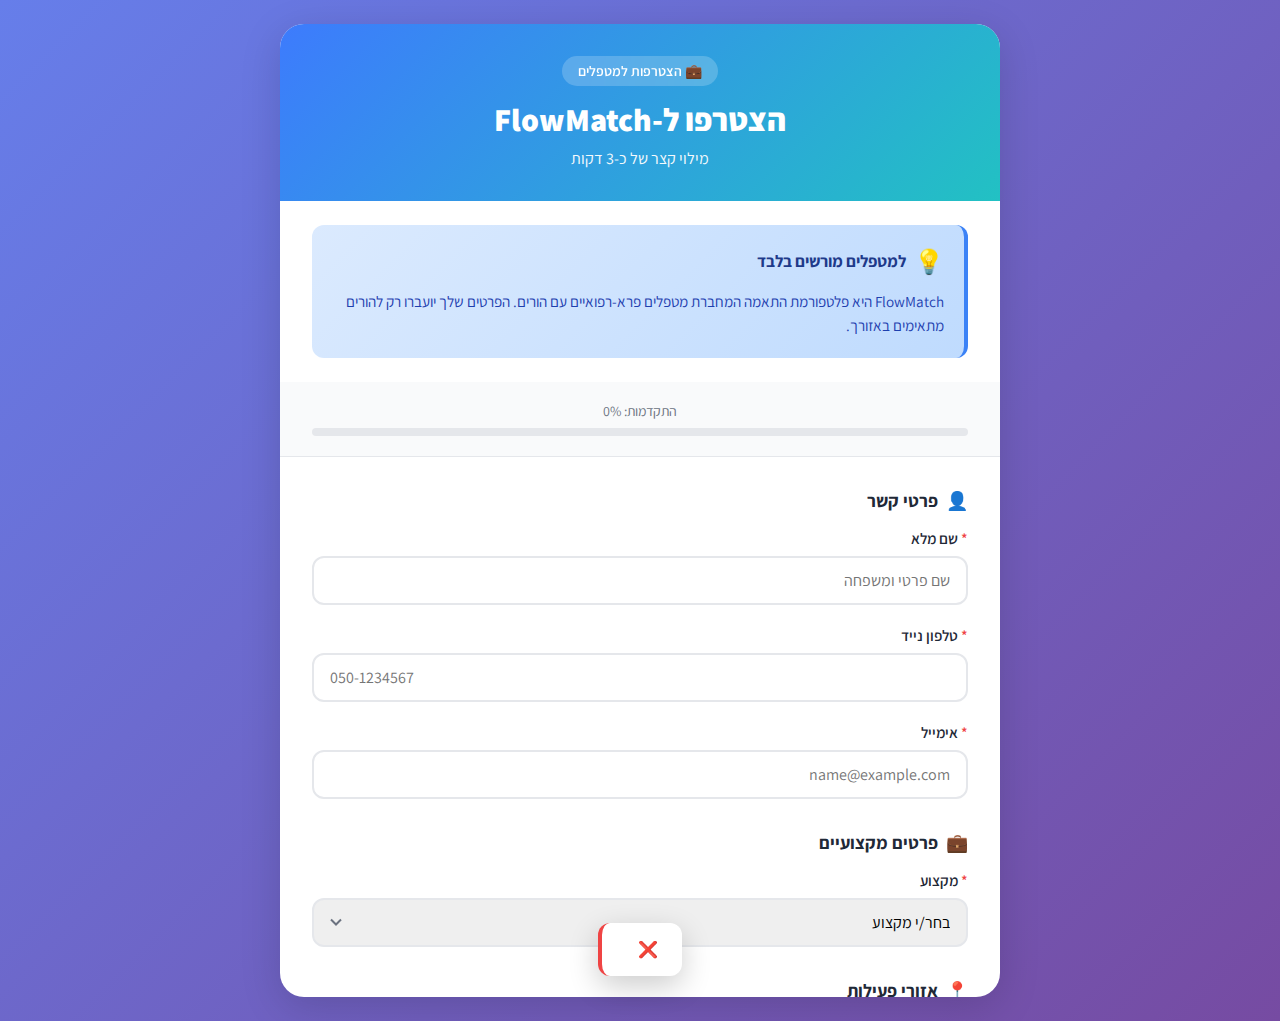
<file: therapist/form.html>
<!DOCTYPE html>
<html lang="he" dir="rtl">
<head>
  <meta charset="UTF-8">
  <meta name="viewport" content="width=device-width, initial-scale=1.0">
  <title>FlowMatch - טופס מטפלים</title>
  
  <link rel="preconnect" href="https://fonts.googleapis.com">
  <link rel="preconnect" href="https://fonts.gstatic.com" crossorigin>
  <link href="https://fonts.googleapis.com/css2?family=Assistant:wght@400;600;700;800&display=swap" rel="stylesheet">
  
  <style>
    :root {
      --primary: #3d7bfd;
      --primary-light: #e0f2fe;
      --secondary: #22c1c3;
      --success: #10b981;
      --info: #3b82f6;
      --info-light: #dbeafe;
      --error: #ef4444;
      --text: #1f2937;
      --text-secondary: #6b7280;
      --surface: #f9fafb;
      --border: #e5e7eb;
      --white: #ffffff;
    }
    
    * {
      margin: 0;
      padding: 0;
      box-sizing: border-box;
    }
    
    body {
      font-family: 'Assistant', sans-serif;
      background: linear-gradient(135deg, #667eea 0%, #764ba2 100%);
      min-height: 100vh;
      padding: 24px;
      color: var(--text);
    }
    
    .container {
      max-width: 720px;
      margin: 0 auto;
      background: white;
      border-radius: 24px;
      box-shadow: 0 10px 40px rgba(0,0,0,0.15);
      overflow: hidden;
    }
    
    /* Header */
    .header {
      background: linear-gradient(135deg, var(--primary), var(--secondary));
      color: white;
      padding: 32px;
      text-align: center;
    }
    
    .badge {
      display: inline-block;
      background: rgba(255,255,255,0.2);
      padding: 6px 16px;
      border-radius: 999px;
      font-size: 0.875rem;
      font-weight: 600;
      margin-bottom: 12px;
      backdrop-filter: blur(10px);
    }
    
    .header h1 {
      font-size: 2rem;
      font-weight: 800;
      margin-bottom: 8px;
    }
    
    .header p {
      opacity: 0.95;
    }
    
    /* Important Notice */
    .notice {
      margin: 24px 32px;
      padding: 20px;
      background: linear-gradient(135deg, var(--info-light) 0%, #bfdbfe 100%);
      border-right: 4px solid var(--info);
      border-radius: 12px;
      animation: slideDown 0.5s;
    }
    
    .notice-title {
      display: flex;
      align-items: center;
      gap: 8px;
      font-weight: 700;
      color: #1e3a8a;
      margin-bottom: 12px;
      font-size: 1.05rem;
    }
    
    .notice-icon {
      font-size: 1.5rem;
    }
    
    .notice-text {
      font-size: 0.95rem;
      color: #1e40af;
      line-height: 1.6;
    }
    
    /* Progress */
    .progress-container {
      padding: 20px 32px;
      background: var(--surface);
      border-bottom: 1px solid var(--border);
    }
    
    .progress-text {
      text-align: center;
      font-size: 0.875rem;
      color: var(--text-secondary);
      margin-bottom: 8px;
    }
    
    .progress-bar {
      width: 100%;
      height: 8px;
      background: var(--border);
      border-radius: 999px;
      overflow: hidden;
    }
    
    .progress-fill {
      height: 100%;
      background: linear-gradient(90deg, var(--primary), var(--secondary));
      transition: width 0.3s;
      width: 0%;
    }
    
    /* Form */
    .form-content {
      padding: 32px;
      max-height: 60vh;
      overflow-y: auto;
    }
    
    .section {
      margin-bottom: 32px;
      opacity: 0;
      transform: translateY(20px);
      transition: all 0.3s;
    }
    
    .section.visible {
      opacity: 1;
      transform: translateY(0);
    }
    
    .section-title {
      font-size: 1.125rem;
      font-weight: 700;
      margin-bottom: 16px;
      display: flex;
      align-items: center;
      gap: 8px;
    }
    
    .form-group {
      margin-bottom: 20px;
    }
    
    label {
      display: block;
      font-weight: 600;
      margin-bottom: 8px;
      font-size: 0.95rem;
    }
    
    .required {
      color: var(--error);
    }
    
    .hint {
      font-size: 0.875rem;
      color: var(--text-secondary);
      margin-top: 4px;
    }
    
    input[type="text"],
    input[type="tel"],
    input[type="email"],
    select {
      width: 100%;
      padding: 12px 16px;
      font-size: 1rem;
      font-family: 'Assistant', sans-serif;
      border: 2px solid var(--border);
      border-radius: 12px;
      transition: all 0.2s;
    }
    
    input:focus,
    select:focus {
      outline: none;
      border-color: var(--primary);
      box-shadow: 0 0 0 3px rgba(61, 123, 253, 0.1);
    }
    
    select {
      cursor: pointer;
      appearance: none;
      background-image: url("data:image/svg+xml,%3Csvg width='12' height='8' viewBox='0 0 12 8' fill='none' xmlns='http://www.w3.org/2000/svg'%3E%3Cpath d='M1 1.5L6 6.5L11 1.5' stroke='%236b7280' stroke-width='2'/%3E%3C/svg%3E");
      background-repeat: no-repeat;
      background-position: left 16px center;
      padding-left: 40px;
    }
    
    /* Checkboxes */
    .checkbox-chips {
      display: flex;
      flex-wrap: wrap;
      gap: 8px;
      margin-top: 8px;
    }
    
    .checkbox-chip {
      position: relative;
    }
    
    .checkbox-chip input {
      position: absolute;
      opacity: 0;
    }
    
    .checkbox-chip label {
      display: flex;
      align-items: center;
      gap: 6px;
      padding: 10px 16px;
      background: var(--surface);
      border: 2px solid var(--border);
      border-radius: 999px;
      font-size: 0.95rem;
      font-weight: 600;
      cursor: pointer;
      transition: all 0.2s;
      margin: 0;
    }
    
    .checkbox-chip input:checked + label {
      background: var(--primary);
      border-color: var(--primary);
      color: white;
    }
    
    .checkbox-chip label:hover {
      border-color: var(--primary);
      transform: translateY(-2px);
    }
    
    /* Radio */
    .radio-group {
      display: flex;
      flex-direction: column;
      gap: 12px;
      margin-top: 8px;
    }
    
    .radio-option {
      position: relative;
    }
    
    .radio-option input {
      position: absolute;
      opacity: 0;
    }
    
    .radio-option label {
      display: block;
      padding: 12px 16px;
      background: var(--surface);
      border: 2px solid var(--border);
      border-radius: 12px;
      cursor: pointer;
      transition: all 0.2s;
      margin: 0;
    }
    
    .radio-option input:checked + label {
      background: var(--primary);
      border-color: var(--primary);
      color: white;
    }
    
    /* Sub-specs */
    .sub-container {
      margin-top: 16px;
      padding: 16px;
      background: var(--primary-light);
      border-radius: 12px;
      border: 2px dashed var(--primary);
      display: none;
    }
    
    .sub-container.show {
      display: block;
      animation: slideDown 0.3s;
    }
    
    .sub-title {
      font-size: 0.875rem;
      font-weight: 700;
      color: #1e40af;
      margin-bottom: 8px;
    }
    
    @keyframes slideDown {
      from { opacity: 0; max-height: 0; }
      to { opacity: 1; max-height: 1000px; }
    }
    
    /* Consent Box */
    .consent-box {
      margin: 24px 0;
      padding: 20px;
      background: var(--surface);
      border: 2px solid var(--border);
      border-radius: 12px;
    }
    
    .consent-checkbox {
      display: flex;
      align-items: start;
      gap: 12px;
      cursor: pointer;
    }
    
    .consent-checkbox input[type="checkbox"] {
      margin-top: 4px;
      width: 20px;
      height: 20px;
      cursor: pointer;
      flex-shrink: 0;
    }
    
    .consent-text {
      font-size: 0.95rem;
      line-height: 1.6;
      color: var(--text);
    }
    
    .consent-text strong {
      font-weight: 700;
    }
    
    .consent-text ul {
      margin: 8px 0;
      padding-right: 20px;
    }
    
    .consent-text li {
      margin: 4px 0;
    }
    
    /* Button */
    .btn {
      width: 100%;
      padding: 16px;
      font-size: 1.125rem;
      font-weight: 700;
      font-family: 'Assistant', sans-serif;
      background: linear-gradient(135deg, var(--primary), var(--secondary));
      color: white;
      border: none;
      border-radius: 12px;
      cursor: pointer;
      transition: all 0.2s;
      display: flex;
      align-items: center;
      justify-content: center;
      gap: 8px;
      box-shadow: 0 4px 12px rgba(61, 123, 253, 0.3);
    }
    
    .btn:hover:not(:disabled) {
      transform: translateY(-2px);
      box-shadow: 0 6px 20px rgba(61, 123, 253, 0.4);
    }
    
    .btn:disabled {
      opacity: 0.6;
      cursor: not-allowed;
    }
    
    /* Loading & Success */
    .loading,
    .success {
      display: none;
      text-align: center;
      padding: 48px 32px;
    }
    
    .loading.show,
    .success.show {
      display: block;
    }
    
    .spinner {
      border: 4px solid var(--border);
      border-top-color: var(--primary);
      border-radius: 50%;
      width: 48px;
      height: 48px;
      animation: spin 1s linear infinite;
      margin: 0 auto 16px;
    }
    
    @keyframes spin {
      to { transform: rotate(360deg); }
    }
    
    .success-icon {
      font-size: 4rem;
      margin-bottom: 16px;
      animation: bounceIn 0.5s;
    }
    
    @keyframes bounceIn {
      0% { transform: scale(0); }
      50% { transform: scale(1.1); }
      100% { transform: scale(1); }
    }
    
    .success h2 {
      color: var(--success);
      margin-bottom: 12px;
    }
    
    .success p {
      color: var(--text-secondary);
      line-height: 1.6;
    }
    
    /* Toast */
    .toast {
      position: fixed;
      bottom: 24px;
      left: 50%;
      transform: translateX(-50%) translateY(100px);
      background: white;
      padding: 16px 24px;
      border-radius: 12px;
      box-shadow: 0 10px 30px rgba(0,0,0,0.2);
      display: flex;
      align-items: center;
      gap: 12px;
      z-index: 1000;
      transition: all 0.3s;
      border-left: 4px solid var(--error);
    }
    
    .toast.show {
      transform: translateX(-50%) translateY(0);
    }
    
    /* Responsive */
    @media (max-width: 768px) {
      body { padding: 16px; }
      .header h1 { font-size: 1.5rem; }
      .form-content { padding: 24px; max-height: none; }
      .notice { margin: 16px 24px; padding: 16px; }
    }
  </style>
</head>

<body>
  <div class="container">
    <!-- Header -->
    <div class="header">
      <div class="badge">💼 הצטרפות למטפלים</div>
      <h1>הצטרפו ל-FlowMatch</h1>
      <p>מילוי קצר של כ-3 דקות</p>
    </div>
    
    <!-- Important Notice -->
    <div class="notice">
      <div class="notice-title">
        <span class="notice-icon">💡</span>
        <span>למטפלים מורשים בלבד</span>
      </div>
      <div class="notice-text">
        FlowMatch היא פלטפורמת התאמה המחברת מטפלים פרא-רפואיים עם הורים.
        הפרטים שלך יועברו רק להורים מתאימים באזורך.
      </div>
    </div>
    
    <!-- Progress -->
    <div class="progress-container">
      <div class="progress-text">התקדמות: <span id="pct">0%</span></div>
      <div class="progress-bar">
        <div class="progress-fill" id="progress"></div>
      </div>
    </div>
    
    <!-- Form -->
    <div class="form-content">
      <form id="form">
        
        <!-- פרטי קשר -->
        <div class="section">
          <h3 class="section-title">
            <span>👤</span>
            פרטי קשר
          </h3>
          
          <div class="form-group">
            <label><span class="required">*</span> שם מלא</label>
            <input type="text" id="name" placeholder="שם פרטי ומשפחה" required />
          </div>
          
          <div class="form-group">
            <label><span class="required">*</span> טלפון נייד</label>
            <input type="tel" id="phone" placeholder="050-1234567" required />
          </div>
          
          <div class="form-group">
            <label><span class="required">*</span> אימייל</label>
            <input type="email" id="email" placeholder="name@example.com" required />
          </div>
        </div>
        
        <!-- מקצוע -->
        <div class="section">
          <h3 class="section-title">
            <span>💼</span>
            פרטים מקצועיים
          </h3>
          
          <div class="form-group">
            <label><span class="required">*</span> מקצוע</label>
            <select id="profession" required>
              <option value="">בחר/י מקצוע</option>
              <option value="קלינאות תקשורת">קלינאות תקשורת</option>
              <option value="ריפוי בעיסוק">ריפוי בעיסוק</option>
              <option value="פיזיותרפיה">פיזיותרפיה</option>
              <option value="טיפול רגשי">טיפול רגשי</option>
            </select>
            
            <div class="sub-container" id="subContainer">
              <div class="sub-title">⭐ תחומי עניין / התמחויות (אופציונלי)</div>
              <div class="checkbox-chips" id="subChips"></div>
            </div>
          </div>
        </div>
        
        <!-- מיקום -->
        <div class="section">
          <h3 class="section-title">
            <span>📍</span>
            אזורי פעילות
          </h3>
          
          <div class="form-group">
            <label><span class="required">*</span> אזור פעילות ראשי</label>
            <select id="region" required>
              <option value="">בחר/י אזור</option>
              <option value="מרכז">מרכז</option>
              <option value="שרון">שרון</option>
              <option value="שפלה">שפלה</option>
              <option value="ירושלים והסביבה">ירושלים והסביבה</option>
              <option value="צפון">צפון</option>
              <option value="דרום">דרום</option>
              <option value="נגב">נגב</option>
              <option value="אזור חיפה">אזור חיפה</option>
            </select>
          </div>
          
          <div class="form-group">
            <label><span class="required">*</span> מיקום הטיפול (בחר/י מספר)</label>
            <div class="checkbox-chips">
              <div class="checkbox-chip">
                <input type="checkbox" id="type1" value="🏢 קליניקה (מיקום קבוע)">
                <label for="type1"><span>🏢</span> קליניקה</label>
              </div>
              <div class="checkbox-chip">
                <input type="checkbox" id="type2" value="🏠 הגעה לבית">
                <label for="type2"><span>🏠</span> הגעה לבית</label>
              </div>
              <div class="checkbox-chip">
                <input type="checkbox" id="type3" value="💻 טיפול אונליין">
                <label for="type3"><span>💻</span> טיפול אונליין</label>
              </div>
            </div>
          </div>
          
          <div class="form-group">
            <label><span class="required">*</span> שפות טיפול (בחר/י מספר)</label>
            <div class="checkbox-chips">
              <div class="checkbox-chip">
                <input type="checkbox" id="lang1" value="עברית">
                <label for="lang1">עברית</label>
              </div>
              <div class="checkbox-chip">
                <input type="checkbox" id="lang2" value="אנגלית">
                <label for="lang2">אנגלית</label>
              </div>
              <div class="checkbox-chip">
                <input type="checkbox" id="lang3" value="ערבית">
                <label for="lang3">ערבית</label>
              </div>
              <div class="checkbox-chip">
                <input type="checkbox" id="lang4" value="רוסית">
                <label for="lang4">רוסית</label>
              </div>
            </div>
          </div>
        </div>
        
        <!-- זמינות -->
        <div class="section">
          <h3 class="section-title">
            <span>🗓️</span>
            זמינות ומחירים
          </h3>
          
          <div class="form-group">
            <label><span class="required">*</span> קבוצות גיל (בחר/י מספר)</label>
            <div class="checkbox-chips">
              <div class="checkbox-chip">
                <input type="checkbox" id="age1" value="0-3">
                <label for="age1">0-3</label>
              </div>
              <div class="checkbox-chip">
                <input type="checkbox" id="age2" value="3-6">
                <label for="age2">3-6</label>
              </div>
              <div class="checkbox-chip">
                <input type="checkbox" id="age3" value="6-9">
                <label for="age3">6-9</label>
              </div>
              <div class="checkbox-chip">
                <input type="checkbox" id="age4" value="9-12">
                <label for="age4">9-12</label>
              </div>
              <div class="checkbox-chip">
                <input type="checkbox" id="age5" value="12-16">
                <label for="age5">12-16</label>
              </div>
              <div class="checkbox-chip">
                <input type="checkbox" id="age6" value="16+">
                <label for="age6">16+</label>
              </div>
            </div>
          </div>
          
          <div class="form-group">
            <label><span class="required">*</span> זמינות נוכחית</label>
            <div class="radio-group">
              <div class="radio-option">
                <input type="radio" id="avail1" name="availability" value="🟢 פנוי/ה - יכול/ה לקבל עכשיו" checked>
                <label for="avail1">🟢 פנוי/ה - יכול/ה לקבל עכשיו</label>
              </div>
              <div class="radio-option">
                <input type="radio" id="avail2" name="availability" value="🟡 מוגבל/ת - רשימת המתנה קצרה">
                <label for="avail2">🟡 מוגבל/ת - רשימת המתנה קצרה</label>
              </div>
              <div class="radio-option">
                <input type="radio" id="avail3" name="availability" value="🔴 מלא/ה - לא מקבל/ת מטופלים חדשים">
                <label for="avail3">🔴 מלא/ה - לא מקבל/ת מטופלים חדשים</label>
              </div>
            </div>
          </div>
          
          <div class="form-group">
            <label><span class="required">*</span> ימים זמינים (בחר/י מספר)</label>
            <div class="checkbox-chips">
              <div class="checkbox-chip">
                <input type="checkbox" id="day1" value="ראשון">
                <label for="day1">ראשון</label>
              </div>
              <div class="checkbox-chip">
                <input type="checkbox" id="day2" value="שני">
                <label for="day2">שני</label>
              </div>
              <div class="checkbox-chip">
                <input type="checkbox" id="day3" value="שלישי">
                <label for="day3">שלישי</label>
              </div>
              <div class="checkbox-chip">
                <input type="checkbox" id="day4" value="רביעי">
                <label for="day4">רביעי</label>
              </div>
              <div class="checkbox-chip">
                <input type="checkbox" id="day5" value="חמישי">
                <label for="day5">חמישי</label>
              </div>
              <div class="checkbox-chip">
                <input type="checkbox" id="day6" value="שישי">
                <label for="day6">שישי</label>
              </div>
            </div>
          </div>
          
          <div class="form-group">
            <label><span class="required">*</span> משך מפגש (בחר/י מספר)</label>
            <div class="checkbox-chips">
              <div class="checkbox-chip">
                <input type="checkbox" id="dur1" value="45 דקות">
                <label for="dur1">45 דקות</label>
              </div>
              <div class="checkbox-chip">
                <input type="checkbox" id="dur2" value="60 דקות">
                <label for="dur2">60 דקות</label>
              </div>
            </div>
          </div>
          
          <div class="form-group">
            <label><span class="required">*</span> מחיר למפגש</label>
            <select id="price" required>
              <option value="">בחר/י טווח מחירים</option>
              <option value="₪200-300">₪200-300</option>
              <option value="₪300-400">₪300-400</option>
              <option value="₪400-500">₪400-500</option>
              <option value="₪500+">₪500+</option>
            </select>
          </div>
        </div>
        
        <!-- ערך מוסף -->
        <div class="section">
          <h3 class="section-title">
            <span>⭐</span>
            ערך מוסף
          </h3>
          
          <div class="form-group">
            <label>מה חשוב לך להדגיש? (אופציונלי)</label>
            <div class="checkbox-chips">
              <div class="checkbox-chip">
                <input type="checkbox" id="em1" value="⚡ זמינות מהירה">
                <label for="em1"><span>⚡</span> זמינות מהירה</label>
              </div>
              <div class="checkbox-chip">
                <input type="checkbox" id="em2" value="🎓 ניסיון עם חינוך מיוחד">
                <label for="em2"><span>🎓</span> ניסיון עם חינוך מיוחד</label>
              </div>
              <div class="checkbox-chip">
                <input type="checkbox" id="em3" value="💰 מחיר נוח">
                <label for="em3"><span>💰</span> מחיר נוח</label>
              </div>
              <div class="checkbox-chip">
                <input type="checkbox" id="em4" value="❤️ דגש רגשי">
                <label for="em4"><span>❤️</span> דגש רגשי</label>
              </div>
              <div class="checkbox-chip">
                <input type="checkbox" id="em5" value="📍 קליניקה נגישה">
                <label for="em5"><span>📍</span> קליניקה נגישה</label>
              </div>
            </div>
          </div>
        </div>
        
        <!-- Consent Box -->
        <div class="consent-box">
          <label class="consent-checkbox">
            <input type="checkbox" id="consent" required>
            <div class="consent-text">
              <strong>אני מאשר/ת:</strong>
              <ul>
                <li>הפרטים שמסרתי נכונים ומדויקים</li>
                <li>אני מחזיק/ה רישיון בתוקף לעיסוק במקצוע</li>
                <li>FlowMatch תעביר את פרטיי להורים מעוניינים</li>
                <li>המידע יישמר במערכת למשך 30 יום</li>
              </ul>
            </div>
          </label>
        </div>
        
        <!-- Submit -->
        <button type="submit" class="btn" id="submitBtn">
          <span>🚀</span>
          הצטרפות ל-FlowMatch
        </button>
        
      </form>
      
      <!-- Loading -->
      <div class="loading" id="loading">
        <div class="spinner"></div>
        <p>שולח את הפרטים...</p>
      </div>
      
      <!-- Success -->
      <div class="success" id="success">
        <div class="success-icon">✅</div>
        <h2>ההצטרפות הושלמה!</h2>
        <p>תודה רבה! נתחיל להעביר אליך הורים מתאימים בהקדם.</p>
      </div>
    </div>
  </div>
  
  <!-- Toast -->
  <div class="toast" id="toast">
    <span>❌</span>
    <span id="toastMsg"></span>
  </div>
  
  <script>
    // ✅ Google Form Config - VERIFIED
    const CONFIG = {
      url: 'https://docs.google.com/forms/d/e/1FAIpQLSeUfzb6uJRkGCXUVARnGlW59_8JzbmBd-OYEA56e92CWIERQg/formResponse',
      entries: {
        name: 'entry.2093942277',
        phone: 'entry.163788267',
        email: 'entry.1931529217',
        profession: 'entry.437387383',
        specialties: 'entry.2039270854',        // Multi-select
        region: 'entry.188383966',
        treatmentType: 'entry.516770792',        // Multi-select
        languages: 'entry.566441915',            // Multi-select
        ageGroups: 'entry.2022492600',           // Multi-select
        availability: 'entry.1859786940',
        days: 'entry.1336785594',                // Multi-select
        duration: 'entry.1153432280',            // Multi-select
        price: 'entry.2020310323',
        emphasis: 'entry.1237277678'             // Multi-select
      }
    };
    
    const SPECIALTIES = {
      'קלינאות תקשורת': ['הפרעות היגוי', 'קשיי שפה', 'גמגום', 'עיכוב שפתי'],
      'ריפוי בעיסוק': ['ויסות חושי', 'מוטוריקה עדינה', 'מוטוריקה גסה', 'קשב וריכוז'],
      'פיזיותרפיה': ['שיווי משקל', 'כוח שרירים', 'גמישות'],
      'טיפול רגשי': ['חרדות', 'קשיי הסתגלות', 'ויסות רגשי', 'התנהגות']
    };
    
    let selectedSpecialties = [];
    
    // Progress
    function updateProgress() {
      const req = document.querySelectorAll('[required]');
      let filled = 0;
      req.forEach(el => {
        if (el.type === 'checkbox') {
          if (el.checked) filled++;
        } else if (el.value && el.value.trim()) {
          filled++;
        }
      });
      const pct = Math.round((filled / req.length) * 100);
      document.getElementById('progress').style.width = pct + '%';
      document.getElementById('pct').textContent = pct + '%';
    }
    
    // Toast
    function showToast(msg) {
      const toast = document.getElementById('toast');
      document.getElementById('toastMsg').textContent = msg;
      setTimeout(() => toast.classList.add('show'), 100);
      setTimeout(() => toast.classList.remove('show'), 3000);
    }
    
    // Dynamic specialties
    document.getElementById('profession').addEventListener('change', function() {
      const container = document.getElementById('subContainer');
      const chips = document.getElementById('subChips');
      selectedSpecialties = [];
      chips.innerHTML = '';
      
      if (this.value && SPECIALTIES[this.value]) {
        container.classList.add('show');
        SPECIALTIES[this.value].forEach((spec, i) => {
          const id = 's' + i;
          const div = document.createElement('div');
          div.className = 'checkbox-chip';
          div.innerHTML = `
            <input type="checkbox" id="${id}" value="${spec}">
            <label for="${id}">${spec}</label>
          `;
          div.querySelector('input').addEventListener('change', function() {
            if (this.checked) {
              selectedSpecialties.push(spec);
            } else {
              selectedSpecialties = selectedSpecialties.filter(s => s !== spec);
            }
          });
          chips.appendChild(div);
        });
      } else {
        container.classList.remove('show');
      }
    });
    
    // Form submit
    document.getElementById('form').addEventListener('submit', async function(e) {
      e.preventDefault();
      
      // Validate consent
      if (!document.getElementById('consent').checked) {
        showToast('אנא אשר/י את תנאי השימוש');
        return;
      }
      
      // Validate required
      if (!document.getElementById('name').value.trim()) {
        showToast('אנא הזן/י שם מלא');
        return;
      }
      if (!document.getElementById('phone').value.trim()) {
        showToast('אנא הזן/י טלפון');
        return;
      }
      if (!document.getElementById('email').value.trim()) {
        showToast('אנא הזן/י אימייל');
        return;
      }
      if (!document.getElementById('profession').value) {
        showToast('אנא בחר/י מקצוע');
        return;
      }
      if (!document.getElementById('region').value) {
        showToast('אנא בחר/י אזור');
        return;
      }
      if (!document.getElementById('price').value) {
        showToast('אנא בחר/י מחיר');
        return;
      }
      
      // Check at least one checkbox in required groups
      const treatmentTypes = document.querySelectorAll('[id^="type"]:checked');
      if (treatmentTypes.length === 0) {
        showToast('אנא בחר/י לפחות מיקום טיפול אחד');
        return;
      }
      
      const languages = document.querySelectorAll('[id^="lang"]:checked');
      if (languages.length === 0) {
        showToast('אנא בחר/י לפחות שפה אחת');
        return;
      }
      
      const ageGroups = document.querySelectorAll('[id^="age"]:checked');
      if (ageGroups.length === 0) {
        showToast('אנא בחר/י לפחות קבוצת גיל אחת');
        return;
      }
      
      const days = document.querySelectorAll('[id^="day"]:checked');
      if (days.length === 0) {
        showToast('אנא בחר/י לפחות יום אחד');
        return;
      }
      
      const durations = document.querySelectorAll('[id^="dur"]:checked');
      if (durations.length === 0) {
        showToast('אנא בחר/י לפחות משך מפגש אחד');
        return;
      }
      
      // Show loading
      document.querySelector('form').style.display = 'none';
      document.getElementById('loading').classList.add('show');
      
      // Prepare data
      const formData = new FormData();
      formData.append(CONFIG.entries.name, document.getElementById('name').value);
      formData.append(CONFIG.entries.phone, document.getElementById('phone').value);
      formData.append(CONFIG.entries.email, document.getElementById('email').value);
      formData.append(CONFIG.entries.profession, document.getElementById('profession').value);
      
      // Specialties (multi-select)
      selectedSpecialties.forEach(spec => {
        formData.append(CONFIG.entries.specialties, spec);
      });
      
      formData.append(CONFIG.entries.region, document.getElementById('region').value);
      
      // Treatment types (multi-select)
      treatmentTypes.forEach(cb => {
        formData.append(CONFIG.entries.treatmentType, cb.value);
      });
      
      // Languages (multi-select)
      languages.forEach(cb => {
        formData.append(CONFIG.entries.languages, cb.value);
      });
      
      // Age groups (multi-select)
      ageGroups.forEach(cb => {
        formData.append(CONFIG.entries.ageGroups, cb.value);
      });
      
      formData.append(CONFIG.entries.availability, document.querySelector('[name="availability"]:checked').value);
      
      // Days (multi-select)
      days.forEach(cb => {
        formData.append(CONFIG.entries.days, cb.value);
      });
      
      // Duration (multi-select)
      durations.forEach(cb => {
        formData.append(CONFIG.entries.duration, cb.value);
      });
      
      formData.append(CONFIG.entries.price, document.getElementById('price').value);
      
      // Emphasis (multi-select optional)
      const emphasis = document.querySelectorAll('[id^="em"]:checked');
      emphasis.forEach(cb => {
        formData.append(CONFIG.entries.emphasis, cb.value);
      });
      
      try {
        // Create iframe for submission
        const iframe = document.createElement('iframe');
        iframe.name = 'hidden_iframe';
        iframe.style.display = 'none';
        document.body.appendChild(iframe);
        
        // Create form element
        const actualForm = document.createElement('form');
        actualForm.action = CONFIG.url;
        actualForm.method = 'POST';
        actualForm.target = 'hidden_iframe';
        
        // Add all data
        for (let [key, value] of formData.entries()) {
          const input = document.createElement('input');
          input.type = 'hidden';
          input.name = key;
          input.value = value;
          actualForm.appendChild(input);
        }
        
        // Submit
        document.body.appendChild(actualForm);
        actualForm.submit();
        
        // Show success
        setTimeout(() => {
          document.getElementById('loading').classList.remove('show');
          document.getElementById('success').classList.add('show');
          document.body.removeChild(actualForm);
          document.body.removeChild(iframe);
        }, 2000);
        
      } catch (err) {
        console.error(err);
        showToast('שגיאה בשליחה. נסה/י שוב');
        document.getElementById('loading').classList.remove('show');
        document.querySelector('form').style.display = 'block';
      }
    });
    
    // Track progress
    document.querySelectorAll('input, select').forEach(el => {
      el.addEventListener('input', updateProgress);
      el.addEventListener('change', updateProgress);
    });
    
    // Animate sections
    window.addEventListener('load', () => {
      document.querySelectorAll('.section').forEach((sec, i) => {
        setTimeout(() => sec.classList.add('visible'), i * 150);
      });
    });
    
    updateProgress();
  </script>
</body>
</html>
</file>
<file: style.css>
/* ============================================
   FlowMatch - Enhanced CSS
   Modern, Professional, Impressive
   ============================================ */

:root {
  /* Colors - Upgraded Palette */
  --primary: #3d7bfd;
  --primary-light: #6b9eff;
  --primary-dark: #2563eb;
  --secondary: #22c1c3;
  --accent: #8b5cf6;
  
  --bg-body: #f8fafc;
  --bg-card: #ffffff;
  --bg-soft: #f1f5f9;
  --bg-subtle: #f8faff;
  
  --text-primary: #0f172a;
  --text-secondary: #475569;
  --text-muted: #64748b;
  
  --border-light: #e2e8f0;
  --border-medium: #cbd5e1;
  
  --success: #10b981;
  --warning: #f59e0b;
  --error: #ef4444;
  
  /* Shadows */
  --shadow-sm: 0 1px 2px 0 rgba(0, 0, 0, 0.05);
  --shadow-md: 0 4px 6px -1px rgba(0, 0, 0, 0.1);
  --shadow-lg: 0 10px 15px -3px rgba(0, 0, 0, 0.1);
  --shadow-xl: 0 20px 25px -5px rgba(0, 0, 0, 0.1);
  --shadow-glow: 0 0 20px rgba(61, 123, 253, 0.3);
  
  /* Radius */
  --radius-sm: 8px;
  --radius-md: 12px;
  --radius-lg: 16px;
  --radius-xl: 24px;
  --radius-full: 9999px;
  
  /* Spacing */
  --space-xs: 4px;
  --space-sm: 8px;
  --space-md: 16px;
  --space-lg: 24px;
  --space-xl: 32px;
  
  /* Transitions */
  --transition-fast: 150ms ease;
  --transition-base: 250ms ease;
  --transition-slow: 350ms ease;
  
  /* Typography */
  --font-primary: 'Assistant', 'Heebo', system-ui, -apple-system, sans-serif;
  --font-display: 'Heebo', 'Assistant', system-ui, sans-serif;
}

/* ============================================
   Reset & Base Styles
   ============================================ */

*,
*::before,
*::after {
  box-sizing: border-box;
  margin: 0;
  padding: 0;
}

html {
  scroll-behavior: smooth;
  -webkit-font-smoothing: antialiased;
  -moz-osx-font-smoothing: grayscale;
}

body {
  margin: 0;
  font-family: var(--font-primary);
  background: linear-gradient(135deg, #f8fafc 0%, #e0f2fe 50%, #f1f5f9 100%);
  background-attachment: fixed;
  color: var(--text-primary);
  direction: rtl;
  line-height: 1.6;
  min-height: 100vh;
}

/* ============================================
   Loading Screen
   ============================================ */

.loading-screen {
  position: fixed;
  top: 0;
  left: 0;
  right: 0;
  bottom: 0;
  background: linear-gradient(135deg, #3d7bfd 0%, #22c1c3 100%);
  display: flex;
  align-items: center;
  justify-content: center;
  z-index: 9999;
  transition: opacity 0.5s ease, visibility 0.5s ease;
}

.loading-screen.hidden {
  opacity: 0;
  visibility: hidden;
  pointer-events: none;
}

.loading-content {
  text-align: center;
}

.loading-logo {
  position: relative;
  margin-bottom: 32px;
}

.logo-pulse {
  position: absolute;
  top: 50%;
  left: 50%;
  transform: translate(-50%, -50%);
  width: 80px;
  height: 80px;
  border-radius: 50%;
  background: rgba(255, 255, 255, 0.2);
  animation: pulse 2s ease-in-out infinite;
}

.logo-text {
  position: relative;
  font-family: var(--font-display);
  font-size: 48px;
  font-weight: 800;
  color: white;
  text-shadow: 0 4px 20px rgba(0, 0, 0, 0.2);
  animation: fadeInUp 0.8s ease;
}

.loading-bar {
  width: 200px;
  height: 4px;
  background: rgba(255, 255, 255, 0.2);
  border-radius: 999px;
  overflow: hidden;
}

.loading-progress {
  height: 100%;
  background: white;
  border-radius: 999px;
  animation: loading 2s ease-in-out infinite;
}

@keyframes pulse {
  0%, 100% { transform: translate(-50%, -50%) scale(1); opacity: 0.5; }
  50% { transform: translate(-50%, -50%) scale(1.3); opacity: 0; }
}

@keyframes loading {
  0% { width: 0%; }
  50% { width: 70%; }
  100% { width: 100%; }
}

@keyframes fadeInUp {
  from {
    opacity: 0;
    transform: translateY(20px);
  }
  to {
    opacity: 1;
    transform: translateY(0);
  }
}

/* ============================================
   Layout
   ============================================ */

.app-shell {
  max-width: 1200px;
  margin: 0 auto;
  padding: 16px;
}

/* ============================================
   Header
   ============================================ */

.top-bar {
  display: flex;
  align-items: center;
  justify-content: space-between;
  padding: 12px 32px;
  background: white;
  box-shadow: 0 2px 8px rgba(0, 0, 0, 0.08);
  border-bottom: 1px solid var(--border-light);
  gap: 24px;
  position: fixed;
  top: 0;
  left: 0;
  right: 0;
  z-index: 1000;
}

@keyframes slideDown {
  from {
    opacity: 0;
    transform: translateY(-20px);
  }
  to {
    opacity: 1;
    transform: translateY(0);
  }
}

.brand {
  display: flex;
  align-items: center;
  gap: 12px;
}

.brand-logo svg {
  display: block;
  filter: drop-shadow(0 2px 8px rgba(61, 123, 253, 0.3));
  transition: transform var(--transition-base);
}

.brand-logo:hover svg {
  transform: scale(1.05);
}

.brand-text {
  display: flex;
  flex-direction: column;
  gap: 2px;
}

.brand-name {
  font-family: var(--font-display);
  font-size: 20px;
  font-weight: 700;
  color: var(--text-primary);
  letter-spacing: -0.01em;
}

.brand-tagline {
  font-size: 12px;
  color: var(--text-muted);
  font-weight: 500;
}

.top-nav {
  display: flex;
  gap: 4px;
  align-items: center;
}

.nav-btn {
  display: flex;
  align-items: center;
  padding: 8px 20px;
  background: transparent;
  border: none;
  font-family: var(--font-primary);
  font-size: 15px;
  font-weight: 500;
  color: var(--text-secondary);
  cursor: pointer;
  transition: all var(--transition-fast);
  position: relative;
}

.nav-btn:hover {
  color: var(--primary);
}

.nav-btn::after {
  content: '';
  position: absolute;
  bottom: 0;
  left: 50%;
  transform: translateX(-50%);
  width: 0;
  height: 2px;
  background: var(--primary);
  transition: width var(--transition-fast);
}

.nav-btn:hover::after {
  width: 80%;
}

.nav-btn-secondary,
.nav-btn-demo {
  background: transparent;
}

/* External Link Buttons */
.nav-btn-external {
  text-decoration: none;
  position: relative;
}

.nav-btn-external .external-icon {
  opacity: 0;
  transition: all 0.2s;
  margin-inline-start: 4px;
}

.nav-btn-external:hover .external-icon {
  opacity: 0.7;
}

/* ============================================
   Views
   ============================================ */

.main-content {
  animation: fadeIn 0.6s ease;
  padding-top: 80px;
}

@keyframes fadeIn {
  from { opacity: 0; }
  to { opacity: 1; }
}

.view {
  display: none;
}

.view.active {
  display: block;
  animation: fadeIn 0.4s ease;
}

/* ============================================
   Hero Section
   ============================================ */

.hero {
  display: grid;
  grid-template-columns: 1.3fr 1fr;
  gap: 32px;
  margin-bottom: 48px;
  animation: fadeInUp 0.8s ease;
}

.hero-content {
  display: flex;
  flex-direction: column;
  gap: 24px;
}

.hero-badge {
  display: inline-flex;
  align-items: center;
  gap: 8px;
  padding: 8px 16px;
  background: linear-gradient(135deg, rgba(61, 123, 253, 0.1), rgba(34, 193, 195, 0.1));
  border: 1px solid rgba(61, 123, 253, 0.2);
  border-radius: var(--radius-full);
  font-size: 14px;
  font-weight: 600;
  color: var(--primary);
  width: fit-content;
  animation: slideInRight 0.8s ease 0.2s both;
}

.badge-icon {
  font-size: 18px;
  animation: bounce 2s ease-in-out infinite;
}

@keyframes bounce {
  0%, 100% { transform: translateY(0); }
  50% { transform: translateY(-4px); }
}

@keyframes slideInRight {
  from {
    opacity: 0;
    transform: translateX(-20px);
  }
  to {
    opacity: 1;
    transform: translateX(0);
  }
}

.hero-title {
  font-family: var(--font-display);
  font-size: 48px;
  font-weight: 800;
  line-height: 1.2;
  color: var(--text-primary);
  margin: 0;
  animation: slideInRight 0.8s ease 0.3s both;
}

.gradient-text {
  background: linear-gradient(135deg, var(--primary), var(--secondary));
  -webkit-background-clip: text;
  -webkit-text-fill-color: transparent;
  background-clip: text;
}

.hero-subtitle {
  font-size: 18px;
  line-height: 1.7;
  color: var(--text-secondary);
  animation: slideInRight 0.8s ease 0.4s both;
}

.hero-cta {
  display: flex;
  gap: 16px;
  flex-wrap: wrap;
  animation: slideInRight 0.8s ease 0.5s both;
}

.cta-btn {
  display: flex;
  align-items: center;
  gap: 16px;
  padding: 24px 32px;
  border: none;
  border-radius: var(--radius-lg);
  font-family: var(--font-primary);
  font-size: 18px;
  font-weight: 600;
  cursor: pointer;
  transition: all var(--transition-base);
  box-shadow: var(--shadow-md);
  min-height: 90px;
}

.cta-primary {
  background: linear-gradient(135deg, var(--primary), var(--secondary));
  color: white;
}

.cta-primary:hover {
  transform: translateY(-2px);
  box-shadow: var(--shadow-xl), var(--shadow-glow);
}

.cta-secondary {
  background: white;
  color: var(--text-primary);
  border: 2px solid var(--border-light);
}

.cta-secondary:hover {
  border-color: var(--primary);
  transform: translateY(-2px);
  box-shadow: var(--shadow-lg);
}

.btn-icon {
  font-size: 32px;
}

.btn-text {
  display: flex;
  flex-direction: column;
  align-items: flex-start;
  gap: 2px;
  text-align: right;
}

.btn-text strong {
  font-size: 16px;
}

.btn-text small {
  font-size: 13px;
  font-weight: 400;
  opacity: 0.9;
}

.hero-note {
  display: flex;
  align-items: flex-start;
  gap: 12px;
  padding: 16px;
  background: linear-gradient(135deg, rgba(139, 92, 246, 0.1), rgba(236, 72, 153, 0.1));
  border-right: 4px solid var(--accent);
  border-radius: var(--radius-md);
  animation: slideInRight 0.8s ease 0.6s both;
}

.note-icon {
  font-size: 24px;
  flex-shrink: 0;
}

.hero-note p {
  margin: 0;
  font-size: 15px;
  line-height: 1.6;
  color: var(--text-secondary);
}

.hero-note strong {
  color: var(--text-primary);
}

.hero-note em {
  color: var(--accent);
  font-style: normal;
  font-weight: 700;
}

.hero-visual {
  animation: fadeInUp 0.8s ease 0.4s both;
}

.visual-card {
  padding: 24px;
  background: white;
  border-radius: var(--radius-xl);
  box-shadow: var(--shadow-xl);
  border: 1px solid var(--border-light);
}

.card-header {
  display: flex;
  align-items: center;
  gap: 12px;
  margin-bottom: 20px;
}

.card-icon {
  font-size: 32px;
}

.card-header h3 {
  margin: 0;
  font-family: var(--font-display);
  font-size: 24px;
  font-weight: 700;
  color: var(--text-primary);
}

.steps-list {
  list-style: none;
  padding: 0;
  margin: 0;
  display: flex;
  flex-direction: column;
  gap: 16px;
}

.steps-list li {
  display: flex;
  gap: 16px;
  align-items: flex-start;
}

.step-number {
  display: flex;
  align-items: center;
  justify-content: center;
  width: 32px;
  height: 32px;
  flex-shrink: 0;
  background: linear-gradient(135deg, var(--primary), var(--secondary));
  color: white;
  border-radius: 50%;
  font-weight: 700;
  font-size: 14px;
}

.step-content strong {
  display: block;
  font-size: 15px;
  font-weight: 700;
  color: var(--text-primary);
  margin-bottom: 4px;
}

.step-content p {
  margin: 0;
  font-size: 14px;
  color: var(--text-muted);
  line-height: 1.5;
}

/* ============================================
   Value Cards
   ============================================ */

.value-cards {
  margin-bottom: 48px;
}

.section-title {
  font-family: var(--font-display);
  font-size: 36px;
  font-weight: 800;
  text-align: center;
  color: var(--text-primary);
  margin: 0 0 32px;
}

.platform-cards {
  display: grid;
  grid-template-columns: 1fr auto 1fr;
  gap: 24px;
  align-items: center;
}

.platform-card {
  padding: 32px;
  background: white;
  border-radius: var(--radius-xl);
  box-shadow: var(--shadow-lg);
  border: 2px solid transparent;
  transition: all var(--transition-base);
  animation: fadeInUp 0.8s ease both;
}

.platform-card:hover {
  transform: translateY(-4px);
  box-shadow: var(--shadow-xl);
}

.platform-match {
  border-color: rgba(61, 123, 253, 0.3);
  background: linear-gradient(135deg, white, rgba(61, 123, 253, 0.02));
}

.platform-insurance {
  border-color: rgba(34, 193, 195, 0.3);
  background: linear-gradient(135deg, white, rgba(34, 193, 195, 0.02));
  animation-delay: 0.2s;
}

.platform-header {
  display: flex;
  align-items: center;
  gap: 16px;
  margin-bottom: 20px;
}

.platform-icon {
  font-size: 40px;
  width: 64px;
  height: 64px;
  display: flex;
  align-items: center;
  justify-content: center;
  background: linear-gradient(135deg, rgba(61, 123, 253, 0.1), rgba(34, 193, 195, 0.1));
  border-radius: var(--radius-lg);
}

.platform-header h3 {
  margin: 0;
  font-family: var(--font-display);
  font-size: 24px;
  font-weight: 700;
  color: var(--text-primary);
}

.platform-subtitle {
  margin: 4px 0 0;
  font-size: 14px;
  color: var(--text-muted);
}

.platform-badge {
  margin-right: auto;
  padding: 6px 12px;
  background: linear-gradient(135deg, var(--primary), var(--secondary));
  color: white;
  border-radius: var(--radius-full);
  font-size: 12px;
  font-weight: 700;
  text-transform: uppercase;
  letter-spacing: 0.05em;
}

.platform-badge-secondary {
  background: linear-gradient(135deg, var(--text-secondary), var(--text-muted));
}

.platform-body {
  display: flex;
  flex-direction: column;
  gap: 20px;
}

.platform-desc {
  font-size: 15px;
  line-height: 1.7;
  color: var(--text-secondary);
  margin: 0;
}

.platform-features {
  list-style: none;
  padding: 0;
  margin: 0;
  display: flex;
  flex-direction: column;
  gap: 12px;
}

.platform-features li {
  display: flex;
  align-items: flex-start;
  gap: 12px;
  font-size: 14px;
  color: var(--text-secondary);
  line-height: 1.6;
}

.feature-icon {
  flex-shrink: 0;
  width: 20px;
  height: 20px;
  display: flex;
  align-items: center;
  justify-content: center;
  background: linear-gradient(135deg, var(--primary), var(--secondary));
  color: white;
  border-radius: 50%;
  font-size: 12px;
  font-weight: 700;
}

.platform-cta {
  display: inline-flex;
  align-items: center;
  gap: 8px;
  padding: 12px 20px;
  background: linear-gradient(135deg, var(--primary), var(--secondary));
  color: white;
  border: none;
  border-radius: var(--radius-full);
  font-family: var(--font-primary);
  font-size: 15px;
  font-weight: 600;
  cursor: pointer;
  transition: all var(--transition-base);
  align-self: flex-start;
}

.platform-cta:hover {
  transform: translateX(-4px);
  box-shadow: var(--shadow-lg);
}

.platform-cta-secondary {
  background: white;
  color: var(--primary);
  border: 2px solid var(--primary);
}

.cta-arrow {
  transition: transform var(--transition-fast);
}

.platform-cta:hover .cta-arrow {
  transform: translateX(-4px);
}

.platform-connector {
  display: flex;
  flex-direction: column;
  align-items: center;
  gap: 8px;
  padding: 0 16px;
}

.connector-line {
  width: 2px;
  height: 80px;
  background: linear-gradient(180deg, var(--primary), var(--secondary));
  border-radius: 999px;
}

.connector-icon {
  width: 48px;
  height: 48px;
  display: flex;
  align-items: center;
  justify-content: center;
  background: linear-gradient(135deg, var(--primary), var(--secondary));
  color: white;
  border-radius: 50%;
  box-shadow: var(--shadow-lg);
  animation: pulse-icon 2s ease-in-out infinite;
}

@keyframes pulse-icon {
  0%, 100% { transform: scale(1); }
  50% { transform: scale(1.1); }
}

.connector-text {
  font-size: 13px;
  font-weight: 600;
  color: var(--text-muted);
  text-align: center;
}

/* ============================================
   Features Grid
   ============================================ */

.features-section {
  margin-bottom: 48px;
}

.features-grid {
  display: grid;
  grid-template-columns: repeat(3, 1fr);
  gap: 24px;
}

.feature-card {
  padding: 24px;
  background: white;
  border-radius: var(--radius-xl);
  box-shadow: var(--shadow-md);
  border: 1px solid var(--border-light);
  transition: all var(--transition-base);
  animation: fadeInUp 0.8s ease both;
}

.feature-card:nth-child(1) { animation-delay: 0.1s; }
.feature-card:nth-child(2) { animation-delay: 0.2s; }
.feature-card:nth-child(3) { animation-delay: 0.3s; }
.feature-card:nth-child(4) { animation-delay: 0.4s; }
.feature-card:nth-child(5) { animation-delay: 0.5s; }
.feature-card:nth-child(6) { animation-delay: 0.6s; }

.feature-card:hover {
  transform: translateY(-4px);
  box-shadow: var(--shadow-xl);
  border-color: var(--primary);
}

.feature-card-highlight {
  background: linear-gradient(135deg, rgba(139, 92, 246, 0.05), rgba(236, 72, 153, 0.05));
  border-color: rgba(139, 92, 246, 0.3);
}

.feature-icon-wrapper {
  width: 56px;
  height: 56px;
  display: flex;
  align-items: center;
  justify-content: center;
  background: linear-gradient(135deg, rgba(61, 123, 253, 0.1), rgba(34, 193, 195, 0.1));
  border-radius: var(--radius-lg);
  margin-bottom: 16px;
}

.feature-emoji {
  font-size: 28px;
}

.feature-card h3 {
  margin: 0 0 12px;
  font-size: 18px;
  font-weight: 700;
  color: var(--text-primary);
  line-height: 1.4;
}

.feature-card p {
  margin: 0;
  font-size: 14px;
  line-height: 1.7;
  color: var(--text-secondary);
}

/* ============================================
   CTA Section
   ============================================ */

.cta-section {
  margin-bottom: 48px;
  padding: 48px;
  background: linear-gradient(135deg, var(--primary), var(--secondary));
  border-radius: var(--radius-xl);
  text-align: center;
  box-shadow: var(--shadow-xl);
  animation: fadeInUp 0.8s ease;
}

.cta-content h2 {
  margin: 0 0 12px;
  font-family: var(--font-display);
  font-size: 40px;
  font-weight: 800;
  color: white;
}

.cta-content p {
  margin: 0 0 32px;
  font-size: 18px;
  color: rgba(255, 255, 255, 0.9);
}

.cta-buttons {
  display: flex;
  gap: 16px;
  justify-content: center;
  flex-wrap: wrap;
}

.cta-section .cta-primary {
  background: white;
  color: var(--primary);
}

.cta-section .cta-secondary {
  background: transparent;
  border-color: white;
  color: white;
}

/* ============================================
   Flow Screens
   ============================================ */

.flow-header {
  margin-bottom: 32px;
}

.flow-header-content {
  display: flex;
  align-items: flex-start;
  gap: 16px;
  margin-bottom: 16px;
}

.back-btn {
  display: flex;
  align-items: center;
  justify-content: center;
  width: 40px;
  height: 40px;
  background: white;
  border: 1px solid var(--border-light);
  border-radius: 50%;
  font-size: 20px;
  color: var(--text-secondary);
  cursor: pointer;
  transition: all var(--transition-fast);
  flex-shrink: 0;
}

.back-btn:hover {
  background: var(--bg-soft);
  border-color: var(--primary);
  color: var(--primary);
  transform: translateX(4px);
}

.flow-header h2 {
  margin: 0 0 8px;
  font-family: var(--font-display);
  font-size: 32px;
  font-weight: 800;
  color: var(--text-primary);
}

.flow-header p {
  margin: 0;
  font-size: 16px;
  color: var(--text-secondary);
}

.flow-progress {
  display: flex;
  align-items: center;
  gap: 16px;
}

.progress-bar {
  flex: 1;
  height: 8px;
  background: var(--bg-soft);
  border-radius: var(--radius-full);
  overflow: hidden;
}

.progress-fill {
  height: 100%;
  background: linear-gradient(90deg, var(--primary), var(--secondary));
  border-radius: var(--radius-full);
  transition: width var(--transition-slow);
}

.progress-text {
  font-size: 14px;
  font-weight: 600;
  color: var(--text-muted);
  white-space: nowrap;
}

.flow-layout {
  display: grid;
  grid-template-columns: 240px 1fr;
  gap: 24px;
  align-items: flex-start;
}

.stepper {
  position: sticky;
  top: 100px;
  padding: 24px;
  background: white;
  border-radius: var(--radius-xl);
  box-shadow: var(--shadow-md);
  border: 1px solid var(--border-light);
}

.stepper-item {
  display: flex;
  align-items: center;
  gap: 12px;
  padding: 12px;
  border-radius: var(--radius-md);
  margin-bottom: 8px;
  cursor: pointer;
  transition: all var(--transition-fast);
}

.stepper-item:last-child {
  margin-bottom: 0;
}

.stepper-item:hover {
  background: var(--bg-soft);
}

.stepper-item.active {
  background: linear-gradient(135deg, var(--primary), var(--secondary));
  color: white;
}

.stepper-item .step-number {
  width: 32px;
  height: 32px;
  flex-shrink: 0;
  display: flex;
  align-items: center;
  justify-content: center;
  background: rgba(0, 0, 0, 0.1);
  border-radius: 50%;
  font-weight: 700;
  font-size: 14px;
}

.stepper-item:not(.active) .step-number {
  background: var(--bg-soft);
  color: var(--text-muted);
}

.step-label {
  font-size: 14px;
  font-weight: 600;
}

.stepper-item:not(.active) .step-label {
  color: var(--text-secondary);
}

.flow-form {
  padding: 32px;
  background: white;
  border-radius: var(--radius-xl);
  box-shadow: var(--shadow-lg);
  border: 1px solid var(--border-light);
}

.step-panel {
  display: none;
}

.step-panel.active {
  display: block;
  animation: fadeIn 0.4s ease;
}

.step-panel h3 {
  margin: 0 0 8px;
  font-family: var(--font-display);
  font-size: 28px;
  font-weight: 700;
  color: var(--text-primary);
}

.step-hint {
  margin: 0 0 24px;
  font-size: 15px;
  color: var(--text-muted);
}

/* Form Elements */

.form-grid {
  display: grid;
  grid-template-columns: repeat(2, 1fr);
  gap: 20px;
  margin-bottom: 24px;
}

.form-field {
  display: flex;
  flex-direction: column;
  gap: 8px;
}

.form-field label {
  font-size: 14px;
  font-weight: 600;
  color: var(--text-primary);
}

.field-required {
  color: var(--error);
}

.field-optional {
  font-weight: 400;
  color: var(--text-muted);
}

.form-input {
  padding: 12px 16px;
  border: 2px solid var(--border-light);
  border-radius: var(--radius-md);
  font-family: var(--font-primary);
  font-size: 15px;
  color: var(--text-primary);
  background: white;
  transition: all var(--transition-fast);
}

.form-input:focus {
  outline: none;
  border-color: var(--primary);
  box-shadow: 0 0 0 4px rgba(61, 123, 253, 0.1);
}

.form-input::placeholder {
  color: var(--text-muted);
}

.field-error {
  font-size: 13px;
  color: var(--error);
  display: none;
}

.field-error.visible {
  display: block;
}

.field-hint {
  font-size: 13px;
  color: var(--text-muted);
  margin-top: 4px;
}

/* Chips */

.preferences-section {
  margin-bottom: 24px;
}

.preferences-label {
  display: block;
  font-size: 14px;
  font-weight: 600;
  color: var(--text-primary);
  margin-bottom: 12px;
}

.chip-group {
  display: flex;
  flex-wrap: wrap;
  gap: 10px;
  margin-bottom: 16px;
}

.chip {
  display: flex;
  align-items: center;
  gap: 6px;
  padding: 10px 16px;
  background: white;
  border: 2px solid var(--border-light);
  border-radius: var(--radius-full);
  font-family: var(--font-primary);
  font-size: 14px;
  font-weight: 600;
  color: var(--text-secondary);
  cursor: pointer;
  transition: all var(--transition-fast);
}

.chip:hover {
  border-color: var(--primary);
  background: rgba(61, 123, 253, 0.05);
}

.chip.active {
  background: linear-gradient(135deg, var(--primary), var(--secondary));
  border-color: transparent;
  color: white;
  box-shadow: var(--shadow-md);
}

.chip-icon {
  font-size: 16px;
}

/* Upload Area */

.upload-area {
  margin-bottom: 24px;
}

.upload-label {
  display: block;
  font-size: 14px;
  font-weight: 600;
  color: var(--text-primary);
  margin-bottom: 12px;
}

.upload-zone {
  padding: 40px 24px;
  background: var(--bg-soft);
  border: 2px dashed var(--border-medium);
  border-radius: var(--radius-lg);
  text-align: center;
  cursor: pointer;
  transition: all var(--transition-base);
}

.upload-zone:hover {
  background: rgba(61, 123, 253, 0.05);
  border-color: var(--primary);
}

.upload-icon {
  color: var(--primary);
  margin-bottom: 12px;
}

.upload-text {
  margin: 0 0 4px;
  font-size: 15px;
  font-weight: 600;
  color: var(--text-primary);
}

.upload-hint {
  margin: 0;
  font-size: 13px;
  color: var(--text-muted);
}

.uploaded-files {
  margin-top: 12px;
  display: flex;
  flex-direction: column;
  gap: 8px;
}

.uploaded-file {
  display: flex;
  align-items: center;
  justify-content: space-between;
  padding: 12px;
  background: white;
  border: 1px solid var(--border-light);
  border-radius: var(--radius-md);
}

.file-info {
  display: flex;
  align-items: center;
  gap: 12px;
}

.file-icon {
  font-size: 24px;
}

.file-name {
  font-size: 14px;
  font-weight: 600;
  color: var(--text-primary);
}

.file-remove {
  padding: 6px 12px;
  background: transparent;
  border: none;
  color: var(--error);
  font-size: 12px;
  font-weight: 600;
  cursor: pointer;
  border-radius: var(--radius-sm);
  transition: all var(--transition-fast);
}

.file-remove:hover {
  background: rgba(239, 68, 68, 0.1);
}

/* Info Banner */

.info-banner {
  display: flex;
  align-items: center;
  gap: 12px;
  padding: 12px 16px;
  background: rgba(59, 130, 246, 0.1);
  border-right: 4px solid var(--primary);
  border-radius: var(--radius-md);
  margin-bottom: 24px;
}

.banner-icon {
  font-size: 20px;
  flex-shrink: 0;
}

.info-banner p {
  margin: 0;
  font-size: 14px;
  color: var(--text-secondary);
}

/* Step Actions */

.step-actions {
  display: flex;
  justify-content: flex-end;
  gap: 12px;
  padding-top: 24px;
  border-top: 1px solid var(--border-light);
}

/* Buttons */

.btn {
  display: inline-flex;
  align-items: center;
  justify-content: center;
  gap: 8px;
  padding: 12px 24px;
  border: none;
  border-radius: var(--radius-full);
  font-family: var(--font-primary);
  font-size: 15px;
  font-weight: 600;
  cursor: pointer;
  transition: all var(--transition-base);
  white-space: nowrap;
}

.btn-primary {
  background: linear-gradient(135deg, var(--primary), var(--secondary));
  color: white;
  box-shadow: var(--shadow-md);
}

.btn-primary:hover {
  transform: translateY(-2px);
  box-shadow: var(--shadow-xl), var(--shadow-glow);
}

.btn-secondary {
  background: white;
  color: var(--text-primary);
  border: 2px solid var(--border-medium);
}

.btn-secondary:hover {
  border-color: var(--primary);
  background: rgba(61, 123, 253, 0.05);
}

.btn-ghost {
  background: transparent;
  color: var(--text-muted);
}

.btn-ghost:hover {
  background: var(--bg-soft);
  color: var(--text-primary);
}

.btn-large {
  padding: 16px 32px;
  font-size: 16px;
}

.btn-small {
  padding: 8px 16px;
  font-size: 14px;
}

.btn-icon {
  font-size: 18px;
}

.btn-arrow {
  transition: transform var(--transition-fast);
}

.btn:hover .btn-arrow {
  transform: translateX(-4px);
}

/* Results Panel */

.results-panel {
  display: none;
}

.results-panel.active {
  display: block;
  animation: fadeIn 0.4s ease;
}

.results-header {
  display: flex;
  align-items: center;
  justify-content: space-between;
  margin-bottom: 24px;
  padding-bottom: 20px;
  border-bottom: 2px solid var(--border-light);
}

.results-header h3 {
  margin: 0 0 4px;
  font-family: var(--font-display);
  font-size: 28px;
  font-weight: 800;
  color: var(--text-primary);
}

.results-header p {
  margin: 0;
  font-size: 15px;
  color: var(--text-muted);
}

.results-filters {
  display: flex;
  gap: 8px;
}

.filter-btn {
  display: flex;
  align-items: center;
  gap: 8px;
  padding: 8px 16px;
  background: white;
  border: 2px solid var(--border-light);
  border-radius: var(--radius-full);
  font-family: var(--font-primary);
  font-size: 14px;
  font-weight: 600;
  color: var(--text-secondary);
  cursor: pointer;
  transition: all var(--transition-fast);
}

.filter-btn:hover {
  border-color: var(--primary);
  background: rgba(61, 123, 253, 0.05);
}

.filter-btn.active {
  background: var(--primary);
  border-color: var(--primary);
  color: white;
}

.filter-count {
  display: flex;
  align-items: center;
  justify-content: center;
  min-width: 20px;
  height: 20px;
  padding: 0 6px;
  background: rgba(0, 0, 0, 0.1);
  border-radius: var(--radius-full);
  font-size: 12px;
  font-weight: 700;
}

.results-list {
  display: flex;
  flex-direction: column;
  gap: 24px;
  margin-bottom: 32px;
}

/* Result Cards */

.result-card {
  position: relative;
  padding: 24px;
  background: white;
  border: 2px solid var(--border-light);
  border-radius: var(--radius-xl);
  box-shadow: var(--shadow-md);
  transition: all var(--transition-base);
  animation: fadeInUp 0.6s ease both;
}

.result-card:nth-child(1) { animation-delay: 0.1s; }
.result-card:nth-child(2) { animation-delay: 0.2s; }
.result-card:nth-child(3) { animation-delay: 0.3s; }

.result-card:hover {
  transform: translateY(-4px);
  box-shadow: var(--shadow-xl);
  border-color: var(--primary);
}

.result-badge {
  position: absolute;
  top: 16px;
  left: 16px;
  display: flex;
  align-items: center;
  gap: 6px;
  padding: 6px 12px;
  background: linear-gradient(135deg, #10b981, #059669);
  color: white;
  border-radius: var(--radius-full);
  font-size: 12px;
  font-weight: 700;
  box-shadow: var(--shadow-sm);
}

.result-badge-good {
  background: linear-gradient(135deg, #3b82f6, #2563eb);
}

.badge-icon {
  font-size: 14px;
}

.result-header {
  display: flex;
  gap: 16px;
  margin-bottom: 20px;
  padding-bottom: 16px;
  border-bottom: 1px solid var(--border-light);
}

.therapist-avatar {
  width: 64px;
  height: 64px;
  flex-shrink: 0;
  display: flex;
  align-items: center;
  justify-content: center;
  background: linear-gradient(135deg, var(--primary), var(--secondary));
  color: white;
  border-radius: 50%;
  font-size: 24px;
  font-weight: 700;
}

.therapist-info {
  flex: 1;
}

.therapist-info h4 {
  margin: 0 0 4px;
  font-size: 20px;
  font-weight: 700;
  color: var(--text-primary);
}

.therapist-title {
  margin: 0 0 8px;
  font-size: 14px;
  color: var(--text-muted);
}

.therapist-rating {
  display: flex;
  align-items: center;
  gap: 8px;
}

.rating-stars {
  font-size: 14px;
}

.rating-text {
  font-size: 13px;
  color: var(--text-muted);
}

.match-score {
  display: flex;
  flex-direction: column;
  align-items: center;
  gap: 4px;
}

.score-circle {
  position: relative;
  width: 60px;
  height: 60px;
}

.score-number {
  position: absolute;
  top: 50%;
  left: 50%;
  transform: translate(-50%, -50%);
  font-size: 16px;
  font-weight: 700;
  color: var(--primary);
}

.score-label {
  font-size: 11px;
  font-weight: 600;
  color: var(--text-muted);
  text-transform: uppercase;
  letter-spacing: 0.05em;
}

.result-body {
  margin-bottom: 20px;
}

.specialties {
  display: flex;
  flex-wrap: wrap;
  gap: 8px;
  margin-bottom: 16px;
}

.specialty-tag {
  padding: 6px 12px;
  background: rgba(61, 123, 253, 0.1);
  color: var(--primary);
  border-radius: var(--radius-full);
  font-size: 13px;
  font-weight: 600;
}

.therapist-bio {
  margin: 0 0 16px;
  font-size: 15px;
  line-height: 1.7;
  color: var(--text-secondary);
}

.therapist-details {
  display: flex;
  flex-wrap: wrap;
  gap: 16px;
  margin-bottom: 16px;
}

.detail-item {
  display: flex;
  align-items: center;
  gap: 6px;
  font-size: 14px;
  color: var(--text-secondary);
}

.detail-icon {
  font-size: 16px;
}

.detail-highlight {
  color: var(--success);
  font-weight: 600;
}

.match-reasons {
  padding: 16px;
  background: var(--bg-soft);
  border-radius: var(--radius-md);
  font-size: 14px;
}

.match-reasons strong {
  display: block;
  margin-bottom: 8px;
  color: var(--text-primary);
}

.match-reasons ul {
  margin: 0;
  padding-right: 20px;
  color: var(--text-secondary);
}

.match-reasons li {
  margin-bottom: 4px;
}

.result-actions {
  display: flex;
  gap: 12px;
  flex-wrap: wrap;
}

.btn-book,
.btn-details,
.btn-save {
  flex: 1;
  min-width: 140px;
}

/* Next Steps */

.next-steps {
  padding: 32px;
  background: linear-gradient(135deg, rgba(61, 123, 253, 0.05), rgba(34, 193, 195, 0.05));
  border-radius: var(--radius-xl);
  margin-bottom: 24px;
}

.next-steps-header {
  text-align: center;
  margin-bottom: 24px;
}

.next-steps-header h4 {
  margin: 0 0 8px;
  font-size: 24px;
  font-weight: 700;
  color: var(--text-primary);
}

.next-steps-header p {
  margin: 0;
  font-size: 16px;
  color: var(--text-muted);
}

.next-steps-cards {
  display: grid;
  grid-template-columns: repeat(2, 1fr);
  gap: 20px;
}

.next-step-card {
  padding: 24px;
  background: white;
  border-radius: var(--radius-lg);
  box-shadow: var(--shadow-md);
  text-align: center;
}

.next-step-card .step-icon {
  font-size: 48px;
  margin-bottom: 12px;
}

.next-step-card h5 {
  margin: 0 0 8px;
  font-size: 18px;
  font-weight: 700;
  color: var(--text-primary);
}

.next-step-card p {
  margin: 0 0 16px;
  font-size: 14px;
  color: var(--text-muted);
  line-height: 1.6;
}

.results-actions {
  text-align: center;
}

.feedback-box {
  display: none;
  padding: 20px;
  background: rgba(16, 185, 129, 0.1);
  border-right: 4px solid var(--success);
  border-radius: var(--radius-md);
  margin-top: 16px;
}

.feedback-box.visible {
  display: flex;
  gap: 16px;
  animation: fadeIn 0.4s ease;
}

.feedback-icon {
  font-size: 32px;
  flex-shrink: 0;
}

.feedback-box strong {
  display: block;
  margin-bottom: 4px;
  font-size: 16px;
  color: var(--text-primary);
}

.feedback-box p {
  margin: 0;
  font-size: 14px;
  color: var(--text-secondary);
  line-height: 1.6;
}

/* Insurance Module */

.insurance-intro {
  display: flex;
  gap: 20px;
  padding: 24px;
  background: linear-gradient(135deg, rgba(139, 92, 246, 0.1), rgba(236, 72, 153, 0.1));
  border-right: 4px solid var(--accent);
  border-radius: var(--radius-xl);
  margin-bottom: 32px;
}

.intro-icon {
  font-size: 48px;
  flex-shrink: 0;
}

.intro-content h3 {
  margin: 0 0 8px;
  font-size: 24px;
  font-weight: 700;
  color: var(--text-primary);
}

.intro-content p {
  margin: 0 0 16px;
  font-size: 15px;
  line-height: 1.7;
  color: var(--text-secondary);
}

.insurance-layout {
  display: grid;
  grid-template-columns: repeat(2, 1fr);
  gap: 24px;
}

.insurance-card {
  padding: 32px;
  background: white;
  border-radius: var(--radius-xl);
  box-shadow: var(--shadow-lg);
  border: 1px solid var(--border-light);
}

.insurance-card .card-header {
  display: flex;
  align-items: center;
  gap: 16px;
  margin-bottom: 24px;
  padding-bottom: 20px;
  border-bottom: 2px solid var(--border-light);
}

.insurance-card .card-icon {
  width: 64px;
  height: 64px;
  flex-shrink: 0;
  display: flex;
  align-items: center;
  justify-content: center;
  background: linear-gradient(135deg, rgba(61, 123, 253, 0.1), rgba(34, 193, 195, 0.1));
  border-radius: var(--radius-lg);
  font-size: 32px;
}

.insurance-card .card-header h3 {
  margin: 0 0 4px;
  font-size: 22px;
  font-weight: 700;
  color: var(--text-primary);
}

.insurance-card .card-header p {
  margin: 0;
  font-size: 14px;
  color: var(--text-muted);
}

.card-desc {
  margin: 0 0 24px;
  font-size: 15px;
  line-height: 1.7;
  color: var(--text-secondary);
}

.consent-box {
  margin-bottom: 24px;
}

.checkbox-label {
  display: flex;
  align-items: flex-start;
  gap: 12px;
  cursor: pointer;
  user-select: none;
}

.checkbox-label input[type="checkbox"] {
  display: none;
}

.checkbox-custom {
  width: 20px;
  height: 20px;
  flex-shrink: 0;
  border: 2px solid var(--border-medium);
  border-radius: 4px;
  background: white;
  transition: all var(--transition-fast);
  position: relative;
}

.checkbox-label input[type="checkbox"]:checked + .checkbox-custom {
  background: linear-gradient(135deg, var(--primary), var(--secondary));
  border-color: transparent;
}

.checkbox-label input[type="checkbox"]:checked + .checkbox-custom::after {
  content: '✓';
  position: absolute;
  top: 50%;
  left: 50%;
  transform: translate(-50%, -50%);
  color: white;
  font-size: 14px;
  font-weight: 700;
}

.checkbox-text {
  font-size: 14px;
  line-height: 1.6;
  color: var(--text-secondary);
}

.upload-status {
  margin-top: 12px;
  font-size: 14px;
  color: var(--text-muted);
  text-align: center;
}

.analysis-results {
  display: none;
  margin-top: 24px;
  padding: 24px;
  background: var(--bg-soft);
  border-radius: var(--radius-lg);
  animation: fadeIn 0.4s ease;
}

.analysis-results.visible {
  display: block;
}

.results-header .results-icon {
  font-size: 24px;
  margin-left: 8px;
}

.results-grid {
  display: grid;
  grid-template-columns: repeat(2, 1fr);
  gap: 16px;
  margin-bottom: 20px;
}

.result-item {
  padding: 16px;
  background: white;
  border-radius: var(--radius-md);
  box-shadow: var(--shadow-sm);
}

.result-label {
  font-size: 13px;
  color: var(--text-muted);
  margin-bottom: 4px;
}

.result-value {
  font-size: 18px;
  font-weight: 700;
  color: var(--text-primary);
}

.result-value.highlight {
  color: var(--primary);
}

.requirements-box {
  padding: 16px;
  background: white;
  border-radius: var(--radius-md);
  margin-bottom: 16px;
}

.requirements-box strong {
  display: block;
  margin-bottom: 8px;
  font-size: 14px;
  color: var(--text-primary);
}

.requirements-box ul {
  margin: 0;
  padding-right: 20px;
  font-size: 14px;
  color: var(--text-secondary);
}

.disclaimer {
  display: flex;
  align-items: flex-start;
  gap: 12px;
  padding: 16px;
  background: rgba(251, 191, 36, 0.1);
  border-right: 4px solid var(--warning);
  border-radius: var(--radius-md);
}

.disclaimer-icon {
  font-size: 20px;
  flex-shrink: 0;
}

.disclaimer p {
  margin: 0;
  font-size: 13px;
  color: var(--text-secondary);
  line-height: 1.6;
}

.simple-form {
  display: flex;
  flex-direction: column;
  gap: 16px;
}

.form-success {
  display: none;
  padding: 24px;
  background: rgba(16, 185, 129, 0.1);
  border-right: 4px solid var(--success);
  border-radius: var(--radius-lg);
  text-align: center;
  animation: fadeIn 0.4s ease;
}

.form-success.visible {
  display: block;
}

.success-icon {
  font-size: 48px;
  margin-bottom: 12px;
}

.form-success h3,
.form-success h4 {
  margin: 0 0 8px;
  font-size: 24px;
  font-weight: 700;
  color: var(--text-primary);
}

.form-success p {
  margin: 0 0 16px;
  font-size: 15px;
  line-height: 1.7;
  color: var(--text-secondary);
}

.success-actions {
  display: flex;
  justify-content: center;
  gap: 12px;
  flex-wrap: wrap;
}

/* Demo Center */

.demo-grid {
  display: grid;
  grid-template-columns: repeat(2, 1fr);
  gap: 24px;
}

.demo-card {
  padding: 24px;
  background: white;
  border-radius: var(--radius-xl);
  box-shadow: var(--shadow-lg);
  border: 1px solid var(--border-light);
  animation: fadeInUp 0.6s ease both;
}

.demo-card:nth-child(1) { animation-delay: 0.1s; }
.demo-card:nth-child(2) { animation-delay: 0.2s; }
.demo-card:nth-child(3) { animation-delay: 0.3s; }
.demo-card:nth-child(4) { animation-delay: 0.4s; }

.demo-header {
  display: flex;
  align-items: center;
  gap: 12px;
  margin-bottom: 16px;
}

.demo-icon {
  font-size: 32px;
}

.demo-header h3 {
  margin: 0;
  font-size: 20px;
  font-weight: 700;
  color: var(--text-primary);
}

.demo-preview {
  margin-bottom: 16px;
  padding: 20px;
  background: var(--bg-soft);
  border-radius: var(--radius-md);
  border: 1px solid var(--border-light);
}

.preview-content {
  font-size: 13px;
}

.preview-therapist {
  display: flex;
  align-items: center;
  gap: 12px;
  margin-bottom: 12px;
}

.preview-avatar {
  width: 48px;
  height: 48px;
  display: flex;
  align-items: center;
  justify-content: center;
  background: linear-gradient(135deg, var(--primary), var(--secondary));
  color: white;
  border-radius: 50%;
  font-weight: 700;
}

.preview-therapist h4 {
  margin: 0 0 2px;
  font-size: 16px;
}

.preview-therapist p {
  margin: 0;
  font-size: 13px;
  color: var(--text-muted);
}

.preview-tags {
  display: flex;
  flex-wrap: wrap;
  gap: 6px;
  margin-bottom: 12px;
}

.tag {
  padding: 4px 10px;
  background: rgba(61, 123, 253, 0.1);
  color: var(--primary);
  border-radius: var(--radius-full);
  font-size: 12px;
  font-weight: 600;
}

.preview-details {
  margin-bottom: 12px;
  padding: 8px;
  background: white;
  border-radius: 6px;
}

.preview-details p {
  margin: 0;
  font-size: 13px;
  color: var(--text-secondary);
}

.preview-buttons {
  display: flex;
  gap: 8px;
}

.preview-btn {
  flex: 1;
  padding: 8px 12px;
  border: none;
  border-radius: 8px;
  font-size: 12px;
  font-weight: 600;
  cursor: pointer;
}

.preview-btn-primary {
  background: var(--primary);
  color: white;
}

.preview-btn {
  background: white;
  border: 1px solid var(--border-light);
  color: var(--text-primary);
}

.dashboard-header {
  display: flex;
  justify-content: space-between;
  align-items: center;
  margin-bottom: 12px;
  padding-bottom: 12px;
  border-bottom: 1px solid var(--border-light);
}

.dashboard-header h4 {
  margin: 0;
  font-size: 16px;
  font-weight: 700;
}

.badge {
  padding: 4px 10px;
  background: var(--primary);
  color: white;
  border-radius: var(--radius-full);
  font-size: 11px;
  font-weight: 700;
}

.child-card {
  display: flex;
  gap: 12px;
  padding: 12px;
  background: white;
  border-radius: 8px;
  margin-bottom: 8px;
}

.child-icon {
  font-size: 24px;
}

.child-card strong {
  display: block;
  margin-bottom: 2px;
}

.child-card p {
  margin: 0;
  font-size: 12px;
  color: var(--text-muted);
}

.insurance-status {
  padding: 12px;
  background: white;
  border-radius: 8px;
  text-align: center;
}

.insurance-status p {
  margin: 0;
  font-size: 13px;
  font-weight: 600;
  color: var(--text-secondary);
}

.form-row {
  display: flex;
  justify-content: space-between;
  padding: 8px 0;
  border-bottom: 1px solid var(--border-light);
}

.form-row:last-child {
  border-bottom: none;
}

.documents-check {
  padding: 12px;
  background: white;
  border-radius: 8px;
  margin: 12px 0;
}

.documents-check p {
  margin: 0;
  font-size: 13px;
  color: var(--success);
  font-weight: 600;
}

.status-box {
  display: flex;
  align-items: center;
  gap: 8px;
  padding: 12px;
  background: white;
  border-radius: 8px;
}

.status-icon {
  font-size: 20px;
}

.status-box p {
  margin: 0;
  font-size: 13px;
  color: var(--text-secondary);
}

.stats-row {
  display: grid;
  grid-template-columns: repeat(2, 1fr);
  gap: 12px;
  margin-bottom: 12px;
}

.stat {
  padding: 12px;
  background: white;
  border-radius: 8px;
  text-align: center;
}

.stat-number {
  display: block;
  font-size: 24px;
  font-weight: 700;
  color: var(--primary);
  margin-bottom: 4px;
}

.stat-label {
  display: block;
  font-size: 12px;
  color: var(--text-muted);
}

.calendar-preview {
  padding: 12px;
  background: white;
  border-radius: 8px;
}

.calendar-preview p {
  margin: 0 0 8px;
  font-size: 13px;
  font-weight: 600;
  color: var(--text-primary);
}

.appointment {
  padding: 8px;
  background: rgba(61, 123, 253, 0.05);
  border-right: 3px solid var(--primary);
  border-radius: 4px;
  margin-bottom: 6px;
  font-size: 12px;
  color: var(--text-secondary);
}

.demo-desc {
  margin: 0;
  font-size: 14px;
  line-height: 1.6;
  color: var(--text-muted);
}

/* Footer */

.footer {
  margin-top: 48px;
  padding: 32px 24px;
  background: rgba(255, 255, 255, 0.8);
  backdrop-filter: blur(12px);
  border-radius: var(--radius-xl);
  border: 1px solid var(--border-light);
}

.footer-content {
  display: flex;
  justify-content: space-between;
  align-items: center;
  flex-wrap: wrap;
  gap: 24px;
}

.footer-brand {
  display: flex;
  align-items: center;
  gap: 12px;
}

.footer-name {
  font-family: var(--font-display);
  font-size: 18px;
  font-weight: 800;
  color: var(--text-primary);
}

.footer-tagline {
  font-size: 12px;
  color: var(--text-muted);
}

.footer-note {
  text-align: left;
}

.footer-note p {
  margin: 0;
  font-size: 13px;
  color: var(--text-muted);
}

.footer-note strong {
  color: var(--text-primary);
}

/* Toast Notifications */

.toast-container {
  position: fixed;
  bottom: 24px;
  right: 24px;
  z-index: 1000;
  display: flex;
  flex-direction: column;
  gap: 12px;
  max-width: 400px;
}

.toast {
  display: flex;
  align-items: center;
  gap: 12px;
  padding: 16px 20px;
  background: white;
  border-radius: var(--radius-lg);
  box-shadow: var(--shadow-xl);
  border-right: 4px solid var(--primary);
  animation: slideInLeft 0.4s ease;
}

@keyframes slideInLeft {
  from {
    opacity: 0;
    transform: translateX(100px);
  }
  to {
    opacity: 1;
    transform: translateX(0);
  }
}

.toast-icon {
  font-size: 24px;
  flex-shrink: 0;
}

.toast-content {
  flex: 1;
}

.toast-title {
  margin: 0 0 4px;
  font-size: 15px;
  font-weight: 700;
  color: var(--text-primary);
}

.toast-message {
  margin: 0;
  font-size: 14px;
  color: var(--text-secondary);
}

.toast-close {
  padding: 4px;
  background: transparent;
  border: none;
  color: var(--text-muted);
  font-size: 20px;
  cursor: pointer;
  transition: all var(--transition-fast);
}

.toast-close:hover {
  color: var(--text-primary);
}

.toast.toast-success {
  border-right-color: var(--success);
}

.toast.toast-error {
  border-right-color: var(--error);
}

.toast.toast-warning {
  border-right-color: var(--warning);
}

/* Responsive Design */

@media (max-width: 1024px) {
  .hero {
    grid-template-columns: 1fr;
  }
  
  .platform-cards {
    grid-template-columns: 1fr;
  }
  
  .platform-connector {
    flex-direction: row;
    padding: 16px 0;
  }
  
  .connector-line {
    width: 80px;
    height: 2px;
  }
  
  .features-grid {
    grid-template-columns: repeat(2, 1fr);
  }
  
  .flow-layout {
    grid-template-columns: 1fr;
  }
  
  .stepper {
    position: static;
    display: flex;
    overflow-x: auto;
    padding: 16px;
  }
  
  .stepper-item {
    flex-shrink: 0;
    margin-bottom: 0;
    margin-left: 8px;
  }
  
  .insurance-layout {
    grid-template-columns: 1fr;
  }
  
  .demo-grid {
    grid-template-columns: 1fr;
  }
}

@media (max-width: 768px) {
  .app-shell {
    padding: 12px;
  }
  
  .top-bar {
    flex-direction: column;
    align-items: flex-start;
    padding: 16px;
    gap: 16px;
  }
  
  .top-nav {
    width: 100%;
    justify-content: space-between;
  }
  
  .nav-btn {
    flex: 1;
    justify-content: center;
    padding: 10px 12px;
    font-size: 13px;
  }
  
  .nav-btn .nav-icon {
    font-size: 18px;
  }
  
  .nav-btn span:not(.nav-icon) {
    display: none;
  }
  
  .hero-title {
    font-size: 36px;
  }
  
  .hero-subtitle {
    font-size: 16px;
  }
  
  .hero-cta {
    flex-direction: column;
  }
  
  .cta-btn {
    width: 100%;
  }
  
  .section-title {
    font-size: 28px;
  }
  
  .features-grid {
    grid-template-columns: 1fr;
  }
  
  .cta-section {
    padding: 32px 24px;
  }
  
  .cta-content h2 {
    font-size: 32px;
  }
  
  .cta-buttons {
    flex-direction: column;
  }
  
  .form-grid {
    grid-template-columns: 1fr;
  }
  
  .result-header {
    flex-direction: column;
  }
  
  .match-score {
    align-self: flex-start;
  }
  
  .result-actions {
    flex-direction: column;
  }
  
  .btn-book,
  .btn-details,
  .btn-save {
    width: 100%;
  }
  
  .next-steps-cards {
    grid-template-columns: 1fr;
  }
  
  .results-grid {
    grid-template-columns: 1fr;
  }
  
  .toast-container {
    right: 12px;
    left: 12px;
    bottom: 12px;
    max-width: none;
  }
}

/* Print Styles */

@media print {
  .top-bar,
  .footer,
  .btn,
  .step-actions {
    display: none !important;
  }
  
  .view {
    display: block !important;
  }
  
  .result-card {
    page-break-inside: avoid;
  }
}

/* Accessibility */

.visually-hidden {
  position: absolute;
  width: 1px;
  height: 1px;
  margin: -1px;
  padding: 0;
  overflow: hidden;
  clip: rect(0, 0, 0, 0);
  white-space: nowrap;
  border: 0;
}

/* Focus Styles */

*:focus-visible {
  outline: 3px solid var(--primary);
  outline-offset: 2px;
}

button:focus-visible,
a:focus-visible {
  outline-color: var(--primary);
}

/* High Contrast Mode Support */

@media (prefers-contrast: high) {
  :root {
    --border-light: #000000;
    --text-muted: #000000;
  }
}

/* Reduced Motion */

@media (prefers-reduced-motion: reduce) {
  *,
  *::before,
  *::after {
    animation-duration: 0.01ms !important;
    animation-iteration-count: 1 !important;
    transition-duration: 0.01ms !important;
  }
}

/* ============================================
   Workload Indicator (Therapist Step 3)
   ============================================ */

.workload-selector {
  display: flex;
  gap: 12px;
  flex-wrap: wrap;
}

.workload-option {
  flex: 1;
  min-width: 150px;
  display: flex;
  align-items: center;
  gap: 8px;
  padding: 12px 16px;
  border: 2px solid var(--border-light);
  border-radius: var(--radius-md);
  background: white;
  cursor: pointer;
  transition: all var(--transition-fast);
}

.workload-option input[type="radio"] {
  display: none;
}

.workload-indicator {
  font-size: 20px;
  line-height: 1;
}

.workload-text {
  font-weight: 600;
  color: var(--text-secondary);
  font-size: 14px;
}

.workload-option:hover {
  border-color: var(--primary);
  background: var(--bg-soft);
  transform: translateY(-2px);
}

.workload-option input[type="radio"]:checked + .workload-indicator,
.workload-option:has(input[type="radio"]:checked) {
  border-color: var(--primary);
  background: var(--primary-light);
  box-shadow: 0 4px 12px rgba(61, 123, 253, 0.2);
}

.workload-option:has(input[type="radio"]:checked) .workload-text {
  color: var(--primary);
  font-weight: 700;
}

/* Specific colors for workload states */
.workload-available:has(input[type="radio"]:checked) {
  border-color: #10b981;
  background: #d1fae5;
}

.workload-available:has(input[type="radio"]:checked) .workload-text {
  color: #065f46;
}

.workload-moderate:has(input[type="radio"]:checked) {
  border-color: #f59e0b;
  background: #fef3c7;
}

.workload-moderate:has(input[type="radio"]:checked) .workload-text {
  color: #92400e;
}

.workload-busy:has(input[type="radio"]:checked) {
  border-color: #ef4444;
  background: #fee2e2;
}

.workload-busy:has(input[type="radio"]:checked) .workload-text {
  color: #991b1b;
}

/* Success Info Section */
.success-info {
  background: var(--bg-soft);
  border-radius: var(--radius-md);
  padding: 16px;
  margin: 20px 0;
  border-right: 4px solid var(--primary);
}

.success-info p {
  margin: 8px 0;
  font-size: 14px;
  line-height: 1.6;
}

.success-info strong {
  color: var(--primary);
  font-weight: 700;
}

/* ============================================
   Dynamic Specializations System (Therapist Step 2)
   ============================================ */

#specializations-container {
  display: flex;
  flex-direction: column;
  gap: 24px;
  margin-bottom: 24px;
}

.specialization-block {
  background: var(--bg-card);
  border: 2px solid var(--border-light);
  border-radius: var(--radius-lg);
  padding: 20px;
  position: relative;
  transition: all var(--transition-base);
}

.specialization-block:hover {
  border-color: var(--primary-light);
  box-shadow: var(--shadow-md);
}

.specialization-header {
  display: flex;
  justify-content: space-between;
  align-items: center;
  margin-bottom: 16px;
}

.specialization-number {
  display: inline-flex;
  align-items: center;
  justify-content: center;
  width: 32px;
  height: 32px;
  background: var(--primary);
  color: white;
  border-radius: 50%;
  font-weight: 700;
  font-size: 14px;
}

.remove-specialization-btn {
  background: transparent;
  border: none;
  color: var(--error);
  cursor: pointer;
  padding: 8px;
  border-radius: var(--radius-sm);
  transition: all var(--transition-fast);
  font-size: 20px;
  line-height: 1;
}

.remove-specialization-btn:hover {
  background: #fee2e2;
  transform: scale(1.1);
}

.main-field-selector {
  margin-bottom: 16px;
}

.main-field-selector label {
  display: block;
  font-weight: 600;
  color: var(--text-primary);
  margin-bottom: 12px;
  font-size: 15px;
}

.main-field-chips {
  display: flex;
  flex-wrap: wrap;
  gap: 10px;
}

.main-field-chip {
  display: inline-flex;
  align-items: center;
  gap: 8px;
  padding: 12px 20px;
  background: white;
  border: 2px solid var(--border-light);
  border-radius: var(--radius-full);
  font-size: 14px;
  font-weight: 600;
  color: var(--text-secondary);
  cursor: pointer;
  transition: all var(--transition-fast);
}

.main-field-chip:hover {
  border-color: var(--primary);
  background: var(--bg-soft);
  transform: translateY(-2px);
}

.main-field-chip.selected {
  background: var(--primary);
  color: white;
  border-color: var(--primary);
  box-shadow: 0 4px 12px rgba(61, 123, 253, 0.3);
}

.main-field-chip.disabled {
  opacity: 0.4;
  cursor: not-allowed;
  pointer-events: none;
}

.sub-fields-container {
  margin-top: 16px;
  padding-top: 16px;
  border-top: 1px solid var(--border-light);
  display: none;
}

.sub-fields-container.visible {
  display: block;
  animation: slideDown 0.3s ease;
}

.sub-fields-container label {
  display: block;
  font-weight: 600;
  color: var(--text-primary);
  margin-bottom: 12px;
  font-size: 14px;
}

.sub-field-chips {
  display: flex;
  flex-wrap: wrap;
  gap: 8px;
}

.sub-field-chip {
  padding: 8px 16px;
  background: var(--bg-soft);
  border: 2px solid transparent;
  border-radius: var(--radius-md);
  font-size: 13px;
  font-weight: 500;
  color: var(--text-secondary);
  cursor: pointer;
  transition: all var(--transition-fast);
}

.sub-field-chip:hover {
  background: var(--primary-light);
  color: white;
  transform: translateY(-1px);
}

.sub-field-chip.active {
  background: var(--secondary);
  color: white;
  border-color: var(--secondary);
  box-shadow: 0 2px 8px rgba(34, 193, 195, 0.3);
}

.add-specialization-btn {
  display: inline-flex;
  align-items: center;
  gap: 8px;
  padding: 12px 24px;
  background: transparent;
  border: 2px dashed var(--border-medium);
  color: var(--primary);
  font-weight: 600;
  border-radius: var(--radius-md);
  cursor: pointer;
  transition: all var(--transition-base);
  margin-bottom: 24px;
}

.add-specialization-btn:hover {
  background: var(--bg-soft);
  border-color: var(--primary);
  transform: translateY(-2px);
  box-shadow: var(--shadow-md);
}

.add-specialization-btn:disabled {
  opacity: 0.5;
  cursor: not-allowed;
  pointer-events: none;
}

.btn-icon {
  font-size: 20px;
  line-height: 1;
}

.btn-outline {
  background: transparent;
  border: 2px solid var(--border-medium);
}

@keyframes slideDown {
  from {
    opacity: 0;
    transform: translateY(-10px);
  }
  to {
    opacity: 1;
    transform: translateY(0);
  }
}

/* ============================================
   Weekly Schedule Manager
   ============================================ */

.chip-special {
  background: linear-gradient(135deg, var(--primary) 0%, var(--secondary) 100%);
  color: white;
  font-weight: 700;
  border: none;
}

.chip-special:hover {
  transform: translateY(-3px);
  box-shadow: 0 6px 20px rgba(61, 123, 253, 0.4);
}

.schedule-manager-container {
  background: var(--bg-card);
  border: 2px solid var(--primary-light);
  border-radius: var(--radius-lg);
  padding: 24px;
  margin-top: 20px;
  animation: slideDown 0.3s ease;
}

.schedule-header {
  display: flex;
  justify-content: space-between;
  align-items: center;
  margin-bottom: 16px;
}

.schedule-header h4 {
  font-size: 18px;
  font-weight: 700;
  color: var(--text-primary);
  margin: 0;
}

.btn-close-schedule {
  background: transparent;
  border: none;
  font-size: 24px;
  color: var(--text-muted);
  cursor: pointer;
  padding: 4px 8px;
  border-radius: var(--radius-sm);
  transition: all var(--transition-fast);
}

.btn-close-schedule:hover {
  background: var(--bg-soft);
  color: var(--error);
  transform: scale(1.1);
}

.schedule-hint {
  color: var(--text-secondary);
  font-size: 14px;
  margin-bottom: 20px;
}

.weekly-schedule {
  display: grid;
  grid-template-columns: repeat(7, 1fr);
  gap: 12px;
  margin-bottom: 20px;
}

.day-column {
  background: white;
  border: 2px solid var(--border-light);
  border-radius: var(--radius-md);
  padding: 12px 8px;
  transition: all var(--transition-fast);
}

.day-column:hover {
  border-color: var(--primary-light);
  box-shadow: var(--shadow-sm);
}

.day-header {
  text-align: center;
  font-weight: 700;
  color: var(--text-primary);
  font-size: 14px;
  margin-bottom: 12px;
  padding-bottom: 8px;
  border-bottom: 2px solid var(--border-light);
}

.time-slots {
  display: flex;
  flex-direction: column;
  gap: 6px;
}

.time-slot {
  display: flex;
  align-items: center;
  gap: 6px;
  padding: 6px 8px;
  background: var(--bg-soft);
  border-radius: var(--radius-sm);
  font-size: 12px;
  cursor: pointer;
  transition: all var(--transition-fast);
  border: 2px solid transparent;
}

.time-slot:hover {
  background: var(--primary-light);
  color: white;
}

.time-slot.selected {
  background: var(--primary);
  color: white;
  border-color: var(--primary-dark);
  font-weight: 600;
}

.time-slot input[type="checkbox"] {
  margin: 0;
  cursor: pointer;
}

.save-schedule-btn {
  width: 100%;
  margin-top: 12px;
}

/* Responsive */
@media (max-width: 1200px) {
  .weekly-schedule {
    grid-template-columns: repeat(4, 1fr);
  }
}

@media (max-width: 768px) {
  .weekly-schedule {
    grid-template-columns: repeat(2, 1fr);
  }
}

@media (max-width: 480px) {
  .weekly-schedule {
    grid-template-columns: 1fr;
  }
}

/* ============================================
   Organizations Section (Past/Current)
   ============================================ */

.orgs-section {
  background: var(--bg-soft);
  border: 2px solid var(--border-light);
  border-radius: var(--radius-md);
  padding: 16px;
  margin-bottom: 16px;
}

.sub-label {
  display: block;
  font-weight: 600;
  color: var(--text-primary);
  margin-bottom: 12px;
  font-size: 15px;
}

.org-details {
  margin-top: 12px;
  font-size: 14px;
}

/* ============================================
   Modal System
   ============================================ */

.modal {
  display: none;
  position: fixed;
  top: 0;
  left: 0;
  right: 0;
  bottom: 0;
  background: rgba(0, 0, 0, 0.7);
  z-index: 1000;
  align-items: center;
  justify-content: center;
  backdrop-filter: blur(4px);
}

.modal.active {
  display: flex;
  animation: fadeIn 0.3s ease;
}

.modal-content {
  background: white;
  border-radius: var(--radius-lg);
  box-shadow: var(--shadow-xl);
  max-width: 600px;
  width: 90%;
  max-height: 90vh;
  overflow-y: auto;
  animation: slideUp 0.3s ease;
}

.modal-large {
  max-width: 900px;
}

.modal-header {
  display: flex;
  justify-content: space-between;
  align-items: center;
  padding: 24px;
  border-bottom: 2px solid var(--border-light);
}

.modal-header h3 {
  margin: 0;
  font-size: 20px;
  color: var(--text-primary);
}

.modal-close {
  background: transparent;
  border: none;
  font-size: 28px;
  color: var(--text-muted);
  cursor: pointer;
  padding: 4px 8px;
  transition: all var(--transition-fast);
  border-radius: var(--radius-sm);
}

.modal-close:hover {
  background: var(--bg-soft);
  color: var(--error);
  transform: scale(1.1);
}

.modal-body {
  padding: 24px;
}

.modal-hint {
  color: var(--text-secondary);
  margin-bottom: 20px;
}

@keyframes fadeIn {
  from { opacity: 0; }
  to { opacity: 1; }
}

@keyframes slideUp {
  from {
    opacity: 0;
    transform: translateY(30px);
  }
  to {
    opacity: 1;
    transform: translateY(0);
  }
}

/* ============================================
   Booking Calendar
   ============================================ */

.booking-calendar {
  display: grid;
  grid-template-columns: repeat(7, 1fr);
  gap: 12px;
  margin-bottom: 24px;
}

.booking-day {
  background: white;
  border: 2px solid var(--border-light);
  border-radius: var(--radius-md);
  padding: 12px 8px;
}

.booking-day-header {
  text-align: center;
  font-weight: 700;
  font-size: 14px;
  margin-bottom: 12px;
  padding-bottom: 8px;
  border-bottom: 2px solid var(--border-light);
  color: var(--text-primary);
}

.booking-slots {
  display: flex;
  flex-direction: column;
  gap: 6px;
}

.booking-slot {
  padding: 8px;
  background: var(--bg-soft);
  border: 2px solid transparent;
  border-radius: var(--radius-sm);
  font-size: 12px;
  text-align: center;
  cursor: pointer;
  transition: all var(--transition-fast);
}

.booking-slot:hover {
  background: var(--primary-light);
  color: white;
  transform: translateY(-2px);
}

.booking-slot.selected {
  background: var(--primary);
  color: white;
  border-color: var(--primary-dark);
  font-weight: 700;
}

.booking-slot.unavailable {
  background: #f1f1f1;
  color: #999;
  cursor: not-allowed;
  opacity: 0.5;
}

.booking-slot.unavailable:hover {
  transform: none;
  background: #f1f1f1;
  color: #999;
}

.booking-summary {
  background: var(--bg-soft);
  border: 2px solid var(--primary-light);
  border-radius: var(--radius-md);
  padding: 20px;
  margin-top: 20px;
}

.booking-summary h4 {
  margin-top: 0;
  margin-bottom: 16px;
  color: var(--primary);
}

.booking-summary p {
  margin: 8px 0;
  font-size: 15px;
}

.btn-confirm-booking {
  width: 100%;
  margin-top: 16px;
}

/* Responsive */
@media (max-width: 768px) {
  .booking-calendar {
    grid-template-columns: repeat(3, 1fr);
  }
}

@media (max-width: 480px) {
  .booking-calendar {
    grid-template-columns: repeat(2, 1fr);
  }
}

/* ============================================
   Therapist Full Details
   ============================================ */

.therapist-details-full {
  max-width: 800px;
}

.details-section {
  margin-bottom: 24px;
  padding-bottom: 20px;
  border-bottom: 1px solid var(--border-light);
}

.details-section:last-child {
  border-bottom: none;
}

.details-section h4 {
  color: var(--primary);
  font-size: 16px;
  margin-bottom: 12px;
  font-weight: 700;
}

.therapist-title {
  color: var(--text-secondary);
  font-size: 14px;
  font-style: italic;
}

.spec-tags {
  display: flex;
  flex-wrap: wrap;
  gap: 8px;
}

.spec-tag {
  display: inline-block;
  padding: 6px 14px;
  background: var(--secondary);
  color: white;
  border-radius: var(--radius-full);
  font-size: 13px;
  font-weight: 600;
}

.details-section ul {
  list-style: none;
  padding: 0;
}

.details-section ul li {
  padding: 8px 0;
  padding-right: 20px;
  position: relative;
}

.details-section ul li:before {
  content: "✓";
  position: absolute;
  right: 0;
  color: var(--success);
  font-weight: 700;
}

.price-note {
  font-size: 13px;
  color: var(--text-muted);
  font-style: italic;
  margin-top: 8px;
}

/* Modal Footer */
.modal-footer {
  margin-top: 24px;
  padding-top: 20px;
  border-top: 2px solid var(--border-light);
  display: flex;
  justify-content: center;
}

/* Booking Success Message */
.booking-success-message {
  text-align: center;
  padding: 40px 20px;
}

.success-icon {
  font-size: 72px;
  margin-bottom: 20px;
  animation: bounceIn 0.6s ease;
}

.booking-success-message h3 {
  color: var(--success);
  font-size: 28px;
  margin-bottom: 16px;
}

.success-text {
  font-size: 18px;
  color: var(--text-primary);
  margin-bottom: 24px;
  line-height: 1.6;
}

.success-details {
  background: var(--bg-soft);
  border: 2px solid var(--success);
  border-radius: var(--radius-md);
  padding: 20px;
  margin-bottom: 32px;
  font-size: 16px;
  line-height: 1.8;
}

.success-actions {
  display: flex;
  flex-direction: column;
  gap: 12px;
  max-width: 400px;
  margin: 0 auto;
}

@keyframes bounceIn {
  0% {
    opacity: 0;
    transform: scale(0.3);
  }
  50% {
    opacity: 1;
    transform: scale(1.1);
  }
  100% {
    transform: scale(1);
  }
}

/* ============================================
   Modal Footer & Success States
   ============================================ */

.modal-footer {
  padding: 20px 24px;
  border-top: 2px solid var(--border-light);
  display: flex;
  justify-content: center;
  gap: 12px;
}

.booking-success-message {
  text-align: center;
  padding: 40px 20px;
}

.success-icon {
  font-size: 64px;
  margin-bottom: 20px;
  animation: bounceIn 0.6s ease;
}

.booking-success-message h3 {
  color: var(--success);
  font-size: 24px;
  margin-bottom: 16px;
}

.success-text {
  font-size: 16px;
  color: var(--text-primary);
  margin-bottom: 20px;
  line-height: 1.6;
}

.success-details {
  background: var(--bg-soft);
  border: 2px solid var(--success-light);
  border-radius: var(--radius-md);
  padding: 16px;
  margin: 20px 0;
  font-size: 15px;
  line-height: 1.8;
}

.success-actions {
  display: flex;
  flex-direction: column;
  gap: 12px;
  margin-top: 24px;
}

.success-actions .btn {
  width: 100%;
  justify-content: center;
}

@keyframes bounceIn {
  0% {
    transform: scale(0);
    opacity: 0;
  }
  50% {
    transform: scale(1.1);
  }
  100% {
    transform: scale(1);
    opacity: 1;
  }
}

/* ============================================
   Duration Selector
   ============================================ */

.duration-selector {
  margin: 20px 0;
  padding: 16px;
  background: white;
  border: 2px solid var(--border-light);
  border-radius: var(--radius-md);
}

.duration-selector label {
  display: block;
  margin-bottom: 12px;
  color: var(--text-primary);
  font-size: 15px;
}

.duration-options {
  display: flex;
  gap: 12px;
}

.duration-option {
  flex: 1;
  display: flex;
  align-items: center;
  justify-content: center;
  gap: 8px;
  padding: 12px;
  background: var(--bg-soft);
  border: 2px solid var(--border-light);
  border-radius: var(--radius-md);
  cursor: pointer;
  transition: all var(--transition-fast);
}

.duration-option:hover {
  border-color: var(--primary);
  background: var(--bg-card);
}

.duration-option:has(input:checked) {
  background: var(--primary);
  color: white;
  border-color: var(--primary-dark);
  font-weight: 700;
}

.duration-option input[type="radio"] {
  margin: 0;
}

/* ============================================
   Demo Daily Screens Section
   ============================================ */

.demo-daily-section {
  margin-top: 80px;
  padding: 60px 24px;
  background: linear-gradient(135deg, #f8f9fa 0%, #e9ecef 100%);
  border-radius: var(--radius-xl);
}

.demo-daily-header {
  text-align: center;
  margin-bottom: 48px;
}

.demo-daily-header h2 {
  font-size: 32px;
  font-weight: 700;
  color: var(--text-primary);
  margin-bottom: 12px;
}

.demo-daily-subtitle {
  font-size: 16px;
  color: var(--text-secondary);
  font-weight: 400;
}

/* ============================================
   Phone Mocks Container
   ============================================ */

.demo-phones-container {
  display: grid;
  grid-template-columns: repeat(auto-fit, minmax(320px, 1fr));
  gap: 40px;
  max-width: 800px;
  margin: 0 auto 60px;
}

.demo-phone-card {
  display: flex;
  flex-direction: column;
  align-items: center;
}

.phone-title {
  font-size: 20px;
  font-weight: 700;
  color: var(--text-primary);
  margin-bottom: 20px;
  text-align: center;
}

/* ============================================
   Phone Mock Design
   ============================================ */

.phone-mock {
  width: 340px;
  max-width: 100%;
  background: #1a1a1a;
  border-radius: 32px;
  padding: 12px;
  box-shadow: 
    0 20px 60px rgba(0, 0, 0, 0.3),
    0 0 0 8px #2a2a2a,
    0 0 0 12px #1a1a1a;
  position: relative;
}

.phone-mock::before {
  content: '';
  position: absolute;
  top: 12px;
  left: 50%;
  transform: translateX(-50%);
  width: 120px;
  height: 20px;
  background: #1a1a1a;
  border-radius: 0 0 12px 12px;
  z-index: 10;
}

.phone-header {
  display: flex;
  justify-content: space-between;
  align-items: center;
  padding: 8px 16px;
  color: white;
  font-size: 13px;
  font-weight: 600;
  background: #1a1a1a;
  border-radius: 20px 20px 0 0;
  position: relative;
  z-index: 5;
}

.phone-time {
  flex: 1;
}

.phone-icons {
  display: flex;
  gap: 6px;
  font-size: 14px;
}

.phone-content {
  background: white;
  border-radius: 0 0 20px 20px;
  padding: 16px;
  min-height: 500px;
  max-height: 600px;
  overflow-y: auto;
}

/* ============================================
   Notification Cards
   ============================================ */

.notification-card {
  display: flex;
  gap: 12px;
  padding: 16px;
  background: white;
  border: 2px solid var(--border-light);
  border-radius: var(--radius-md);
  margin-bottom: 12px;
  transition: all var(--transition-fast);
  box-shadow: 0 2px 8px rgba(0, 0, 0, 0.05);
}

.notification-card:hover {
  transform: translateY(-2px);
  box-shadow: 0 4px 16px rgba(0, 0, 0, 0.1);
}

.notif-icon {
  font-size: 28px;
  flex-shrink: 0;
  line-height: 1;
}

.notif-content {
  flex: 1;
}

.notif-title {
  font-size: 15px;
  font-weight: 700;
  color: var(--text-primary);
  margin-bottom: 4px;
  line-height: 1.4;
}

.notif-time,
.notif-detail {
  font-size: 14px;
  color: var(--text-secondary);
  margin-top: 4px;
  line-height: 1.5;
}

.notif-actions {
  display: flex;
  gap: 8px;
  margin-top: 12px;
  flex-wrap: wrap;
}

.notif-btn {
  padding: 8px 16px;
  border: 1px solid var(--border-light);
  background: white;
  border-radius: var(--radius-sm);
  font-size: 13px;
  font-weight: 600;
  color: var(--text-secondary);
  cursor: pointer;
  transition: all var(--transition-fast);
}

.notif-btn:hover {
  background: var(--bg-soft);
  border-color: var(--primary);
  color: var(--primary);
}

.notif-btn-primary {
  background: var(--primary);
  color: white;
  border-color: var(--primary);
}

.notif-btn-primary:hover {
  background: var(--primary-dark);
}

/* Notification Card Variants */
.notification-primary {
  border-right: 4px solid var(--primary);
  background: linear-gradient(to left, rgba(61, 123, 253, 0.03), white);
}

.notification-success {
  border-right: 4px solid var(--success);
  background: linear-gradient(to left, rgba(16, 185, 129, 0.03), white);
}

.notification-warning {
  border-right: 4px solid var(--warning);
  background: linear-gradient(to left, rgba(245, 158, 11, 0.03), white);
}

.notification-info {
  border-right: 4px solid var(--secondary);
  background: linear-gradient(to left, rgba(34, 193, 195, 0.03), white);
}

.notification-feedback {
  border-right: 4px solid #f59e0b;
  background: linear-gradient(to left, rgba(245, 158, 11, 0.03), white);
}

/* ============================================
   Demo Capabilities
   ============================================ */

.demo-capabilities {
  max-width: 600px;
  margin: 0 auto;
  padding: 32px;
  background: white;
  border: 2px solid var(--border-light);
  border-radius: var(--radius-lg);
  box-shadow: var(--shadow-sm);
}

.demo-capabilities h3 {
  font-size: 18px;
  font-weight: 700;
  color: var(--text-primary);
  margin-bottom: 20px;
  text-align: center;
}

.capabilities-list {
  list-style: none;
  padding: 0;
  margin: 0;
}

.capabilities-list li {
  padding: 12px 0;
  font-size: 15px;
  color: var(--text-secondary);
  border-bottom: 1px solid var(--border-light);
}

.capabilities-list li:last-child {
  border-bottom: none;
}

.badge-dev {
  display: inline-block;
  padding: 4px 10px;
  background: var(--warning-light);
  color: var(--warning);
  font-size: 12px;
  font-weight: 700;
  border-radius: var(--radius-full);
  margin-right: 8px;
}

/* ============================================
   Responsive Design
   ============================================ */

@media (max-width: 768px) {
  .demo-phones-container {
    grid-template-columns: 1fr;
    gap: 32px;
  }

  .phone-mock {
    width: 100%;
    max-width: 360px;
  }

  .demo-daily-section {
    padding: 40px 16px;
  }

  .demo-daily-header h2 {
    font-size: 24px;
  }
}

@media (max-width: 480px) {
  .phone-content {
    min-height: 400px;
    max-height: 500px;
  }

  .notification-card {
    padding: 12px;
  }

  .notif-icon {
    font-size: 24px;
  }

  .notif-title {
    font-size: 14px;
  }
}

/* ============================================
   דמו Badge
   ============================================ */

.demo-badge {
  display: inline-block;
  padding: 4px 12px;
  background: linear-gradient(135deg, var(--primary), var(--secondary));
  color: white;
  font-size: 11px;
  font-weight: 700;
  border-radius: var(--radius-full);
  margin-left: 8px;
  letter-spacing: 0.5px;
  text-transform: uppercase;
}

.phone-title {
  display: flex;
  align-items: center;
  justify-content: center;
  gap: 8px;
}

/* ============================================
   Contact Section (Visual Mock)
   ============================================ */

.contact-container {
  max-width: 600px;
  margin: 40px auto;
  padding: 0 24px;
}

.contact-intro {
  text-align: center;
  margin-bottom: 40px;
}

.contact-badge {
  display: flex;
  align-items: center;
  justify-content: center;
  gap: 12px;
  margin-bottom: 20px;
  font-size: 14px;
  color: var(--text-secondary);
}

.contact-intro h3 {
  font-size: 24px;
  font-weight: 700;
  color: var(--text-primary);
  margin-bottom: 12px;
}

.contact-intro p {
  font-size: 16px;
  color: var(--text-secondary);
  line-height: 1.6;
}

.contact-form-mock {
  background: white;
  border: 2px solid var(--border-light);
  border-radius: var(--radius-lg);
  padding: 32px;
  box-shadow: var(--shadow-md);
}

.form-field-mock {
  margin-bottom: 24px;
}

.form-field-mock label {
  display: block;
  font-size: 14px;
  font-weight: 600;
  color: var(--text-primary);
  margin-bottom: 8px;
}

.input-mock {
  width: 100%;
  height: 44px;
  background: #f8f9fa;
  border: 2px dashed var(--border-light);
  border-radius: var(--radius-md);
  padding: 0 16px;
  display: flex;
  align-items: center;
  color: var(--text-muted);
  font-size: 14px;
  cursor: not-allowed;
}

.select-mock {
  justify-content: space-between;
}

.textarea-mock {
  height: 120px;
  padding: 12px 16px;
}

.btn-mock {
  width: 100%;
  padding: 14px 24px;
  border: none;
  border-radius: var(--radius-md);
  font-size: 16px;
  font-weight: 600;
  cursor: not-allowed;
  opacity: 0.6;
  display: flex;
  align-items: center;
  justify-content: center;
  gap: 8px;
  margin-top: 24px;
}

.btn-primary-mock {
  background: linear-gradient(135deg, #ccc, #999);
  color: white;
}

.mock-hint {
  font-size: 12px;
  font-weight: 400;
  opacity: 0.8;
}

.contact-note {
  margin-top: 24px;
  padding: 16px;
  background: var(--bg-soft);
  border-right: 4px solid var(--primary);
  border-radius: var(--radius-md);
  font-size: 14px;
  line-height: 1.6;
  color: var(--text-secondary);
}

.contact-note strong {
  color: var(--text-primary);
}

.contact-note a {
  color: var(--primary);
  text-decoration: none;
  font-weight: 600;
}

.contact-note a:hover {
  text-decoration: underline;
}

/* Task 2: Inline demo badge for headers */
.demo-badge-inline {
  display: inline-block;
  padding: 3px 10px;
  background: rgba(61, 123, 253, 0.1);
  color: var(--primary);
  font-size: 11px;
  font-weight: 700;
  border-radius: var(--radius-full);
  margin-right: 8px;
  vertical-align: middle;
  letter-spacing: 0.5px;
}

/* Task 2: Navigation icons */
.nav-icon {
  width: 18px;
  height: 18px;
  margin-left: 6px;
  opacity: 0.7;
  transition: opacity var(--transition-fast);
}

.nav-btn:hover .nav-icon {
  opacity: 1;
}

.nav-btn {
  display: flex;
  align-items: center;
  justify-content: center;
}

/* Task 4: Flow Diagram */
.flow-diagram-container {
  max-width: 1000px;
  margin: 60px auto 80px;
  padding: 40px 20px;
  background: white;
  border: 2px solid var(--border-light);
  border-radius: var(--radius-lg);
  box-shadow: var(--shadow-lg);
}

.flow-diagram {
  width: 100%;
  height: auto;
  display: block;
}

/* Flow Boxes */
.flow-box {
  fill: #f8f9fa;
  stroke: #3d7bfd;
  stroke-width: 2;
}

.therapist-box {
  stroke: #22c1c3;
}

.treatment-box {
  fill: #e3f2fd;
  stroke: #1976d2;
  stroke-width: 2.5;
}

.optional-box {
  fill: #fff8e1;
  stroke: #f59e0b;
  stroke-width: 2;
  stroke-dasharray: 5,5;
}

.flow-box-small {
  fill: #fafafa;
  stroke: #9e9e9e;
  stroke-width: 1.5;
}

/* Match Circle */
.match-circle {
  fill: linear-gradient(135deg, #3d7bfd, #22c1c3);
  fill: #3d7bfd;
  stroke: #22c1c3;
  stroke-width: 4;
  filter: drop-shadow(0 4px 12px rgba(61, 123, 253, 0.3));
}

/* Text Styles */
.flow-text {
  fill: #212529;
  font-family: var(--font-primary);
  font-size: 14px;
  font-weight: 600;
  text-anchor: middle;
}

.flow-text-bold {
  fill: #1976d2;
  font-family: var(--font-primary);
  font-size: 15px;
  font-weight: 700;
  text-anchor: middle;
}

.flow-text-small {
  fill: #f59e0b;
  font-family: var(--font-primary);
  font-size: 11px;
  font-weight: 700;
  text-anchor: middle;
}

.flow-text-xs {
  fill: #666;
  font-family: var(--font-primary);
  font-size: 12px;
  font-weight: 500;
  text-anchor: middle;
}

.match-text-main {
  fill: white;
  font-family: var(--font-display);
  font-size: 22px;
  font-weight: 800;
  text-anchor: middle;
}

.match-text-sub {
  fill: white;
  font-family: var(--font-primary);
  font-size: 11px;
  font-weight: 600;
  text-anchor: middle;
}

.flow-note {
  fill: #666;
  font-family: var(--font-primary);
  font-size: 12px;
  font-style: italic;
  text-anchor: start;
}

/* Arrows */
.flow-arrow {
  fill: none;
  stroke: #666;
  stroke-width: 2;
}

.flow-arrow-head {
  fill: #666;
}

.flow-arrow-dashed {
  fill: none;
  stroke: #999;
  stroke-width: 1.5;
  stroke-dasharray: 4,4;
}

.flow-arrow-thin {
  fill: none;
  stroke: #999;
  stroke-width: 1.5;
}

.flow-arrow-head-thin {
  fill: #999;
}

/* Caption */
.diagram-caption {
  text-align: center;
  margin-top: 20px;
  font-size: 13px;
  color: var(--text-muted);
  font-style: italic;
}

/* Responsive */
@media (max-width: 768px) {
  .flow-diagram-container {
    padding: 20px 10px;
  }
  
  .flow-text {
    font-size: 10px;
  }
  
  .match-text-main {
    font-size: 16px;
  }
}

/* Task 6: Contact Details Block */
.contact-details-block {
  margin-top: 40px;
  padding: 32px;
  background: linear-gradient(135deg, #f8f9fa, #e9ecef);
  border: 2px solid var(--border-light);
  border-radius: var(--radius-lg);
}

.contact-details-block h3 {
  font-size: 20px;
  font-weight: 700;
  color: var(--text-primary);
  margin-bottom: 24px;
  text-align: center;
}

.contact-methods {
  display: flex;
  flex-direction: column;
  gap: 20px;
}

.contact-method {
  display: flex;
  align-items: center;
  gap: 16px;
  padding: 16px;
  background: white;
  border: 1px solid var(--border-light);
  border-radius: var(--radius-md);
  transition: all var(--transition-fast);
}

.contact-method:hover {
  border-color: var(--primary);
  box-shadow: 0 4px 12px rgba(61, 123, 253, 0.1);
  transform: translateY(-2px);
}

.contact-icon {
  width: 24px;
  height: 24px;
  color: var(--primary);
  flex-shrink: 0;
}

.contact-method-content {
  flex: 1;
  display: flex;
  flex-direction: column;
  gap: 4px;
}

.contact-label {
  font-size: 12px;
  font-weight: 600;
  color: var(--text-muted);
  text-transform: uppercase;
  letter-spacing: 0.5px;
}

.contact-value {
  font-size: 16px;
  font-weight: 600;
  color: var(--primary);
  text-decoration: none;
  transition: color var(--transition-fast);
}

.contact-value:hover {
  color: var(--primary-dark);
  text-decoration: underline;
}

@media (max-width: 768px) {
  .contact-details-block {
    padding: 20px;
  }
  
  .contact-method {
    padding: 12px;
  }
}
</file>
<file: demo-enhancements.css>
/* ===========================================
   Demo Screens Enhancements
   =========================================== */

/* Demo Menu */
.demo-menu {
  display: flex;
  gap: 1rem;
  padding: 2rem;
  background: var(--surface);
  border-radius: var(--radius-lg);
  margin-bottom: 2rem;
  flex-wrap: wrap;
  box-shadow: var(--shadow-sm);
}

.demo-menu-btn {
  display: flex;
  align-items: center;
  gap: 0.5rem;
  padding: 0.75rem 1.5rem;
  border: 2px solid var(--border);
  border-radius: var(--radius-md);
  background: white;
  cursor: pointer;
  transition: all 0.2s;
  font-family: var(--font-primary);
  font-size: 1rem;
  font-weight: 600;
}

.demo-menu-btn:hover {
  border-color: var(--primary);
  background: var(--primary-light);
  transform: translateY(-2px);
}

.demo-menu-btn.active {
  border-color: var(--primary);
  background: var(--primary);
  color: white;
}

.demo-menu-icon {
  font-size: 1.25rem;
}

/* Demo Screen Container */
.demo-screen {
  display: none;
  animation: fadeIn 0.3s ease;
}

.demo-screen.active {
  display: block;
}

.demo-screen-content {
  background: white;
  border-radius: var(--radius-lg);
  padding: 2rem;
  box-shadow: var(--shadow-md);
}

/* Profile Page Styles */
.profile-header {
  position: relative;
  margin: -2rem -2rem 2rem;
}

.profile-cover {
  height: 200px;
  background: linear-gradient(135deg, var(--primary), var(--secondary));
  border-radius: var(--radius-lg) var(--radius-lg) 0 0;
}

.profile-main {
  padding: 0 2rem 2rem;
  display: grid;
  grid-template-columns: auto 1fr auto;
  gap: 2rem;
  align-items: start;
}

.profile-avatar-large {
  width: 120px;
  height: 120px;
  margin-top: -60px;
  border: 5px solid white;
  border-radius: 50%;
  overflow: hidden;
  box-shadow: var(--shadow-lg);
}

.profile-avatar-large img {
  width: 100%;
  height: 100%;
  object-fit: cover;
}

.profile-info h2 {
  font-size: 2rem;
  margin-bottom: 0.5rem;
}

.profile-title {
  color: var(--text-secondary);
  font-size: 1.125rem;
  margin-bottom: 1rem;
}

.profile-stats {
  display: flex;
  gap: 2rem;
  flex-wrap: wrap;
}

.stat {
  display: flex;
  align-items: center;
  gap: 0.5rem;
}

.stat-icon {
  font-size: 1.25rem;
}

.stat-value {
  font-weight: 700;
  color: var(--text-primary);
}

.stat-label {
  color: var(--text-secondary);
  font-size: 0.875rem;
}

.profile-actions {
  display: flex;
  flex-direction: column;
  gap: 0.75rem;
  min-width: 200px;
}

.profile-content {
  display: grid;
  grid-template-columns: 1fr 350px;
  gap: 2rem;
  margin-top: 2rem;
}

.profile-section {
  margin-bottom: 2rem;
}

.profile-section h3 {
  font-size: 1.5rem;
  margin-bottom: 1rem;
  color: var(--text-primary);
}

.tags-grid {
  display: flex;
  flex-wrap: wrap;
  gap: 0.5rem;
}

.tag-primary {
  background: var(--primary);
  color: white;
}

.education-list,
.reviews-list {
  display: flex;
  flex-direction: column;
  gap: 1rem;
}

.education-item,
.review-item {
  padding: 1rem;
  background: var(--surface);
  border-radius: var(--radius-md);
  border-left: 4px solid var(--primary);
}

.education-item {
  display: flex;
  gap: 1rem;
  align-items: start;
}

.education-icon {
  font-size: 2rem;
}

.review-header {
  display: flex;
  gap: 1rem;
  align-items: center;
  margin-bottom: 0.5rem;
}

.review-avatar {
  width: 40px;
  height: 40px;
  border-radius: 50%;
  background: var(--primary);
  color: white;
  display: flex;
  align-items: center;
  justify-content: center;
  font-weight: 700;
}

.review-rating {
  color: #fbbf24;
}

.review-date {
  margin-inline-start: auto;
  color: var(--text-secondary);
  font-size: 0.875rem;
}

.review-text {
  color: var(--text-secondary);
  line-height: 1.6;
}

/* Sidebar */
.profile-sidebar {
  display: flex;
  flex-direction: column;
  gap: 1rem;
}

.sidebar-card {
  background: var(--surface);
  padding: 1.5rem;
  border-radius: var(--radius-md);
  border: 1px solid var(--border);
}

.sidebar-card h4 {
  font-size: 1.125rem;
  margin-bottom: 1rem;
  color: var(--text-primary);
}

.contact-info,
.pricing-info,
.hours-list {
  display: flex;
  flex-direction: column;
  gap: 0.75rem;
}

.contact-item,
.price-item,
.hours-item {
  display: flex;
  justify-content: space-between;
  align-items: center;
  padding: 0.5rem 0;
  border-bottom: 1px solid var(--border);
}

.contact-item:last-child,
.price-item:last-child,
.hours-item:last-child {
  border-bottom: none;
}

.contact-icon {
  margin-inline-end: 0.5rem;
}

.pricing-note {
  font-size: 0.875rem;
  color: var(--text-secondary);
  margin-top: 0.5rem;
  padding-top: 0.5rem;
  border-top: 1px solid var(--border);
}

.meeting-types {
  display: flex;
  flex-wrap: wrap;
  gap: 0.5rem;
}

.meeting-badge {
  padding: 0.5rem 1rem;
  background: var(--surface);
  border: 1px solid var(--border);
  border-radius: var(--radius-sm);
  font-size: 0.875rem;
}

/* Dashboard Styles */
.dashboard-header {
  display: flex;
  justify-content: space-between;
  align-items: center;
  margin-bottom: 2rem;
}

.dashboard-header h2 {
  font-size: 2rem;
  margin-bottom: 0.5rem;
}

.stats-row {
  display: grid;
  grid-template-columns: repeat(auto-fit, minmax(250px, 1fr));
  gap: 1.5rem;
  margin-bottom: 2rem;
}

.stat-card {
  background: white;
  padding: 1.5rem;
  border-radius: var(--radius-md);
  box-shadow: var(--shadow-sm);
  display: flex;
  gap: 1rem;
  align-items: start;
  transition: all 0.2s;
}

.stat-card:hover {
  box-shadow: var(--shadow-md);
  transform: translateY(-2px);
}

.stat-icon-bg {
  width: 48px;
  height: 48px;
  border-radius: var(--radius-md);
  display: flex;
  align-items: center;
  justify-content: center;
  font-size: 1.5rem;
  flex-shrink: 0;
}

.stat-icon-blue {
  background: linear-gradient(135deg, #3d7bfd 0%, #5b8fff 100%);
  color: white;
}

.stat-icon-green {
  background: linear-gradient(135deg, #10b981 0%, #34d399 100%);
  color: white;
}

.stat-icon-purple {
  background: linear-gradient(135deg, #8b5cf6 0%, #a78bfa 100%);
  color: white;
}

.stat-icon-orange {
  background: linear-gradient(135deg, #f59e0b 0%, #fbbf24 100%);
  color: white;
}

.stat-content {
  flex: 1;
  display: flex;
  flex-direction: column;
}

.stat-number {
  font-size: 1.75rem;
  font-weight: 700;
  color: var(--text-primary);
  line-height: 1.2;
}

.stat-change {
  font-size: 0.875rem;
  color: var(--text-secondary);
  margin-top: 0.25rem;
}

.stat-change.positive {
  color: #10b981;
}

/* Children & Treatment Cards */
.children-section {
  margin-bottom: 2rem;
}

.child-card-large {
  background: white;
  border-radius: var(--radius-lg);
  box-shadow: var(--shadow-sm);
  padding: 1.5rem;
  margin-bottom: 1.5rem;
  border: 1px solid var(--border);
}

.child-header {
  display: flex;
  gap: 1rem;
  align-items: center;
  margin-bottom: 1.5rem;
}

.child-avatar {
  width: 60px;
  height: 60px;
  border-radius: 50%;
  background: linear-gradient(135deg, var(--primary), var(--secondary));
  color: white;
  display: flex;
  align-items: center;
  justify-content: center;
  font-size: 1.5rem;
  font-weight: 700;
}

.child-info {
  flex: 1;
}

.child-info h4 {
  font-size: 1.25rem;
  margin-bottom: 0.25rem;
}

.status-badge {
  padding: 0.375rem 0.75rem;
  border-radius: var(--radius-sm);
  font-size: 0.875rem;
  font-weight: 600;
}

.status-active {
  background: #d1fae5;
  color: #065f46;
}

.child-treatments h5,
.child-insurance h5 {
  font-size: 1rem;
  margin-bottom: 1rem;
  color: var(--text-primary);
}

.treatment-list {
  display: flex;
  flex-direction: column;
  gap: 1rem;
  margin-bottom: 1.5rem;
}

.treatment-item {
  display: flex;
  gap: 1rem;
  padding: 1rem;
  background: var(--surface);
  border-radius: var(--radius-md);
  border: 1px solid var(--border);
}

.treatment-icon {
  font-size: 2rem;
  flex-shrink: 0;
}

.treatment-details {
  flex: 1;
}

.treatment-details strong {
  display: block;
  margin-bottom: 0.25rem;
}

.treatment-meta {
  display: flex;
  gap: 1rem;
  font-size: 0.875rem;
  color: var(--text-secondary);
  margin-top: 0.5rem;
}

.next-session {
  font-size: 0.875rem;
  color: var(--primary);
  font-weight: 600;
}

/* Insurance Summary */
.insurance-summary {
  display: flex;
  flex-direction: column;
  gap: 1rem;
}

.insurance-item {
  display: flex;
  justify-content: space-between;
  align-items: center;
  padding: 0.75rem 0;
  border-bottom: 1px solid var(--border);
}

.insurance-item:last-child {
  border-bottom: none;
}

.insurance-label {
  color: var(--text-secondary);
  font-size: 0.875rem;
}

.insurance-value {
  font-weight: 600;
  color: var(--text-primary);
}

.insurance-value.pending {
  color: #f59e0b;
}

.progress-inline {
  display: flex;
  align-items: center;
  gap: 1rem;
  flex: 1;
  max-width: 300px;
}

.progress-bar-inline {
  flex: 1;
  height: 8px;
  background: var(--surface);
  border-radius: 999px;
  overflow: hidden;
}

.progress-fill-inline {
  height: 100%;
  background: linear-gradient(90deg, var(--primary), var(--secondary));
  border-radius: 999px;
  transition: width 0.3s;
}

.progress-text-inline {
  font-size: 0.875rem;
  color: var(--text-secondary);
  white-space: nowrap;
}

/* Responsive */
@media (max-width: 1024px) {
  .profile-content {
    grid-template-columns: 1fr;
  }
  
  .profile-main {
    grid-template-columns: 1fr;
    text-align: center;
  }
  
  .profile-avatar-large {
    margin: -60px auto 0;
  }
  
  .profile-stats {
    justify-content: center;
  }
  
  .profile-actions {
    margin: 0 auto;
  }
}

@media (max-width: 768px) {
  .demo-menu {
    flex-direction: column;
  }
  
  .demo-menu-btn {
    width: 100%;
  }
  
  .stats-row {
    grid-template-columns: 1fr;
  }
}
</file>
